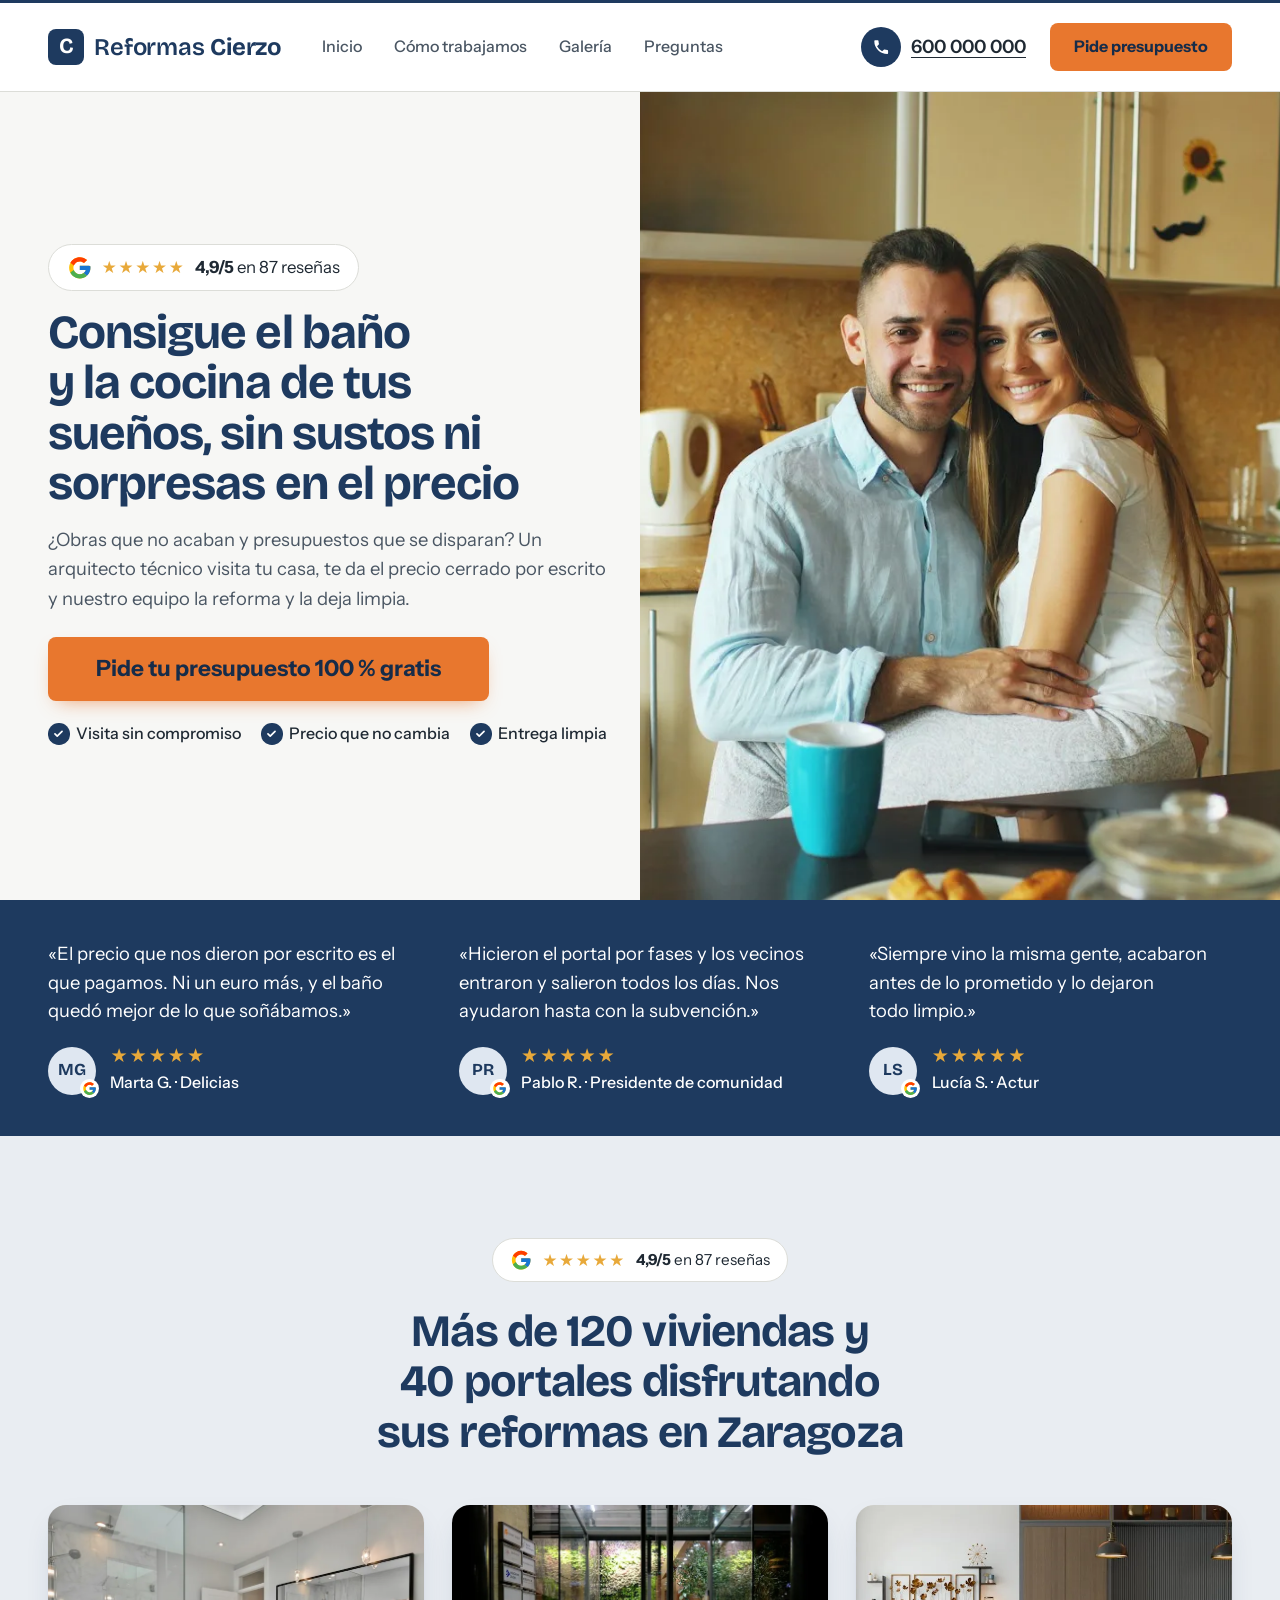
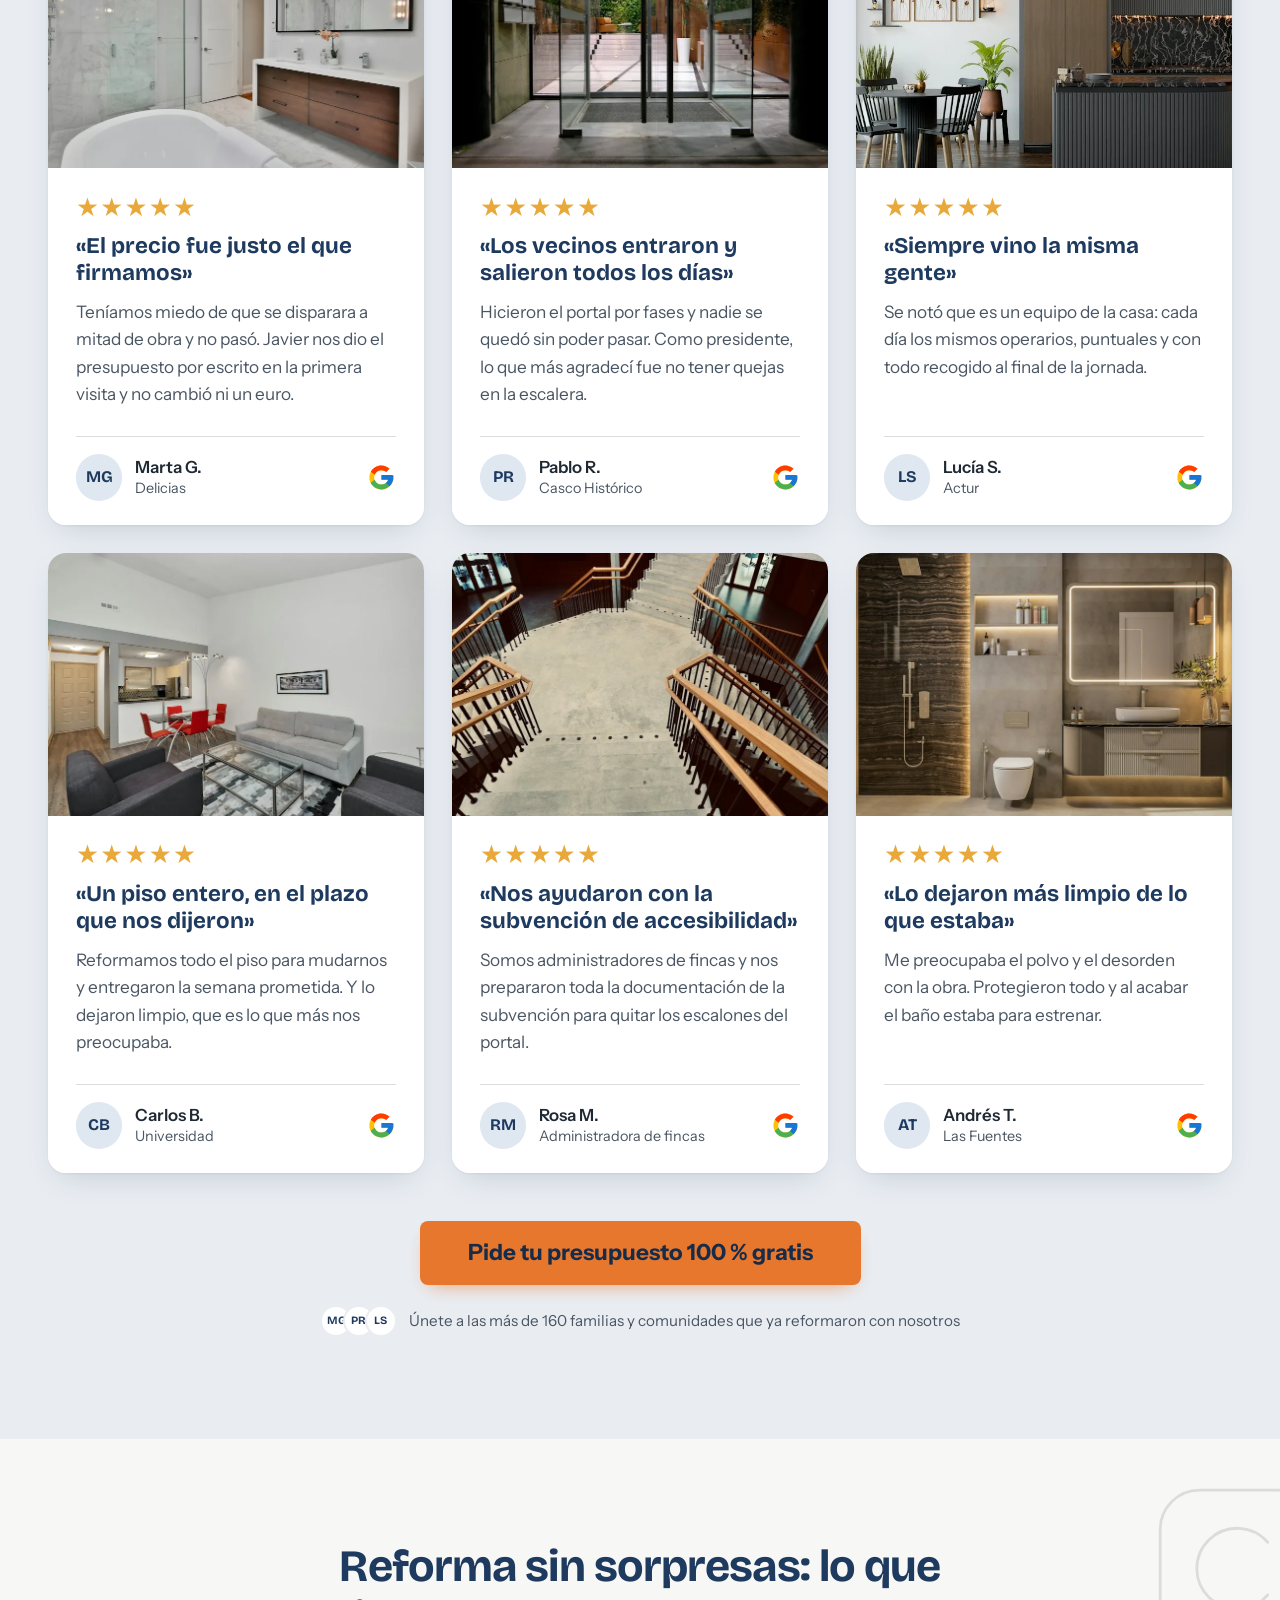
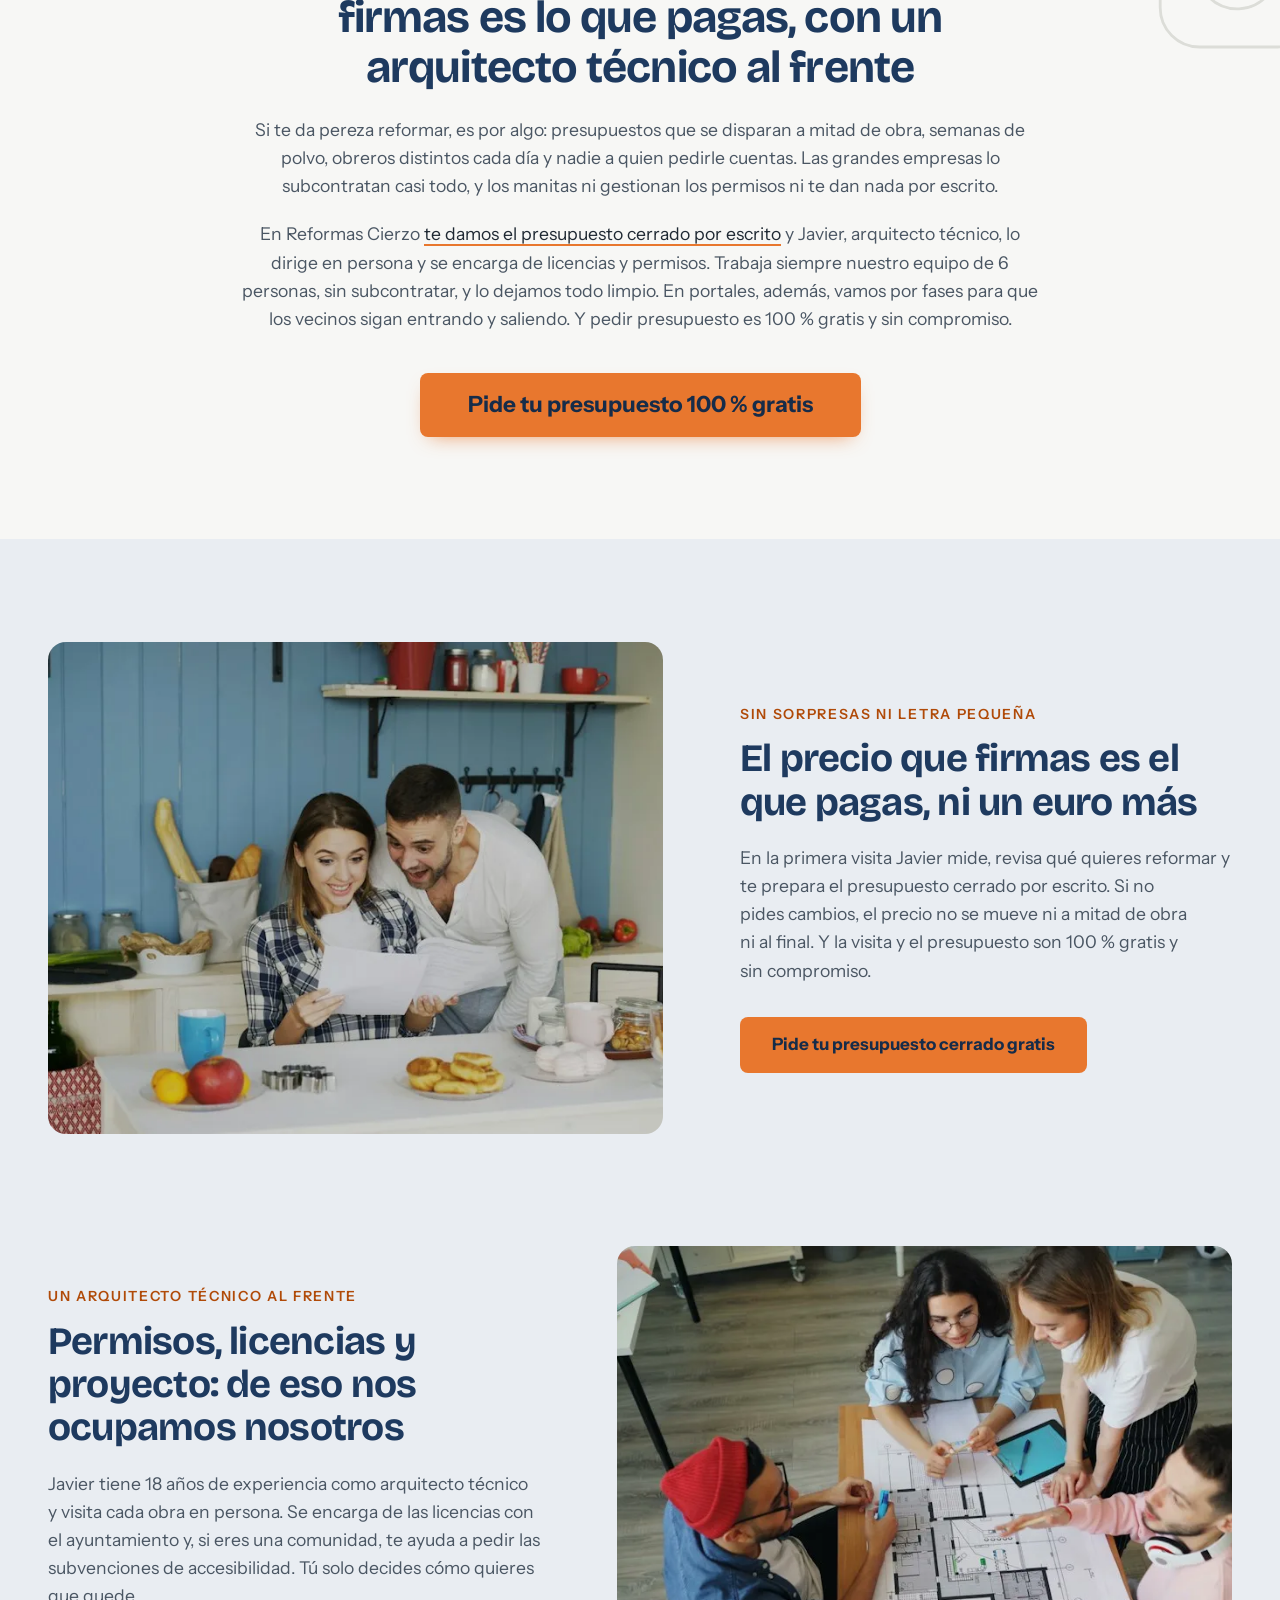
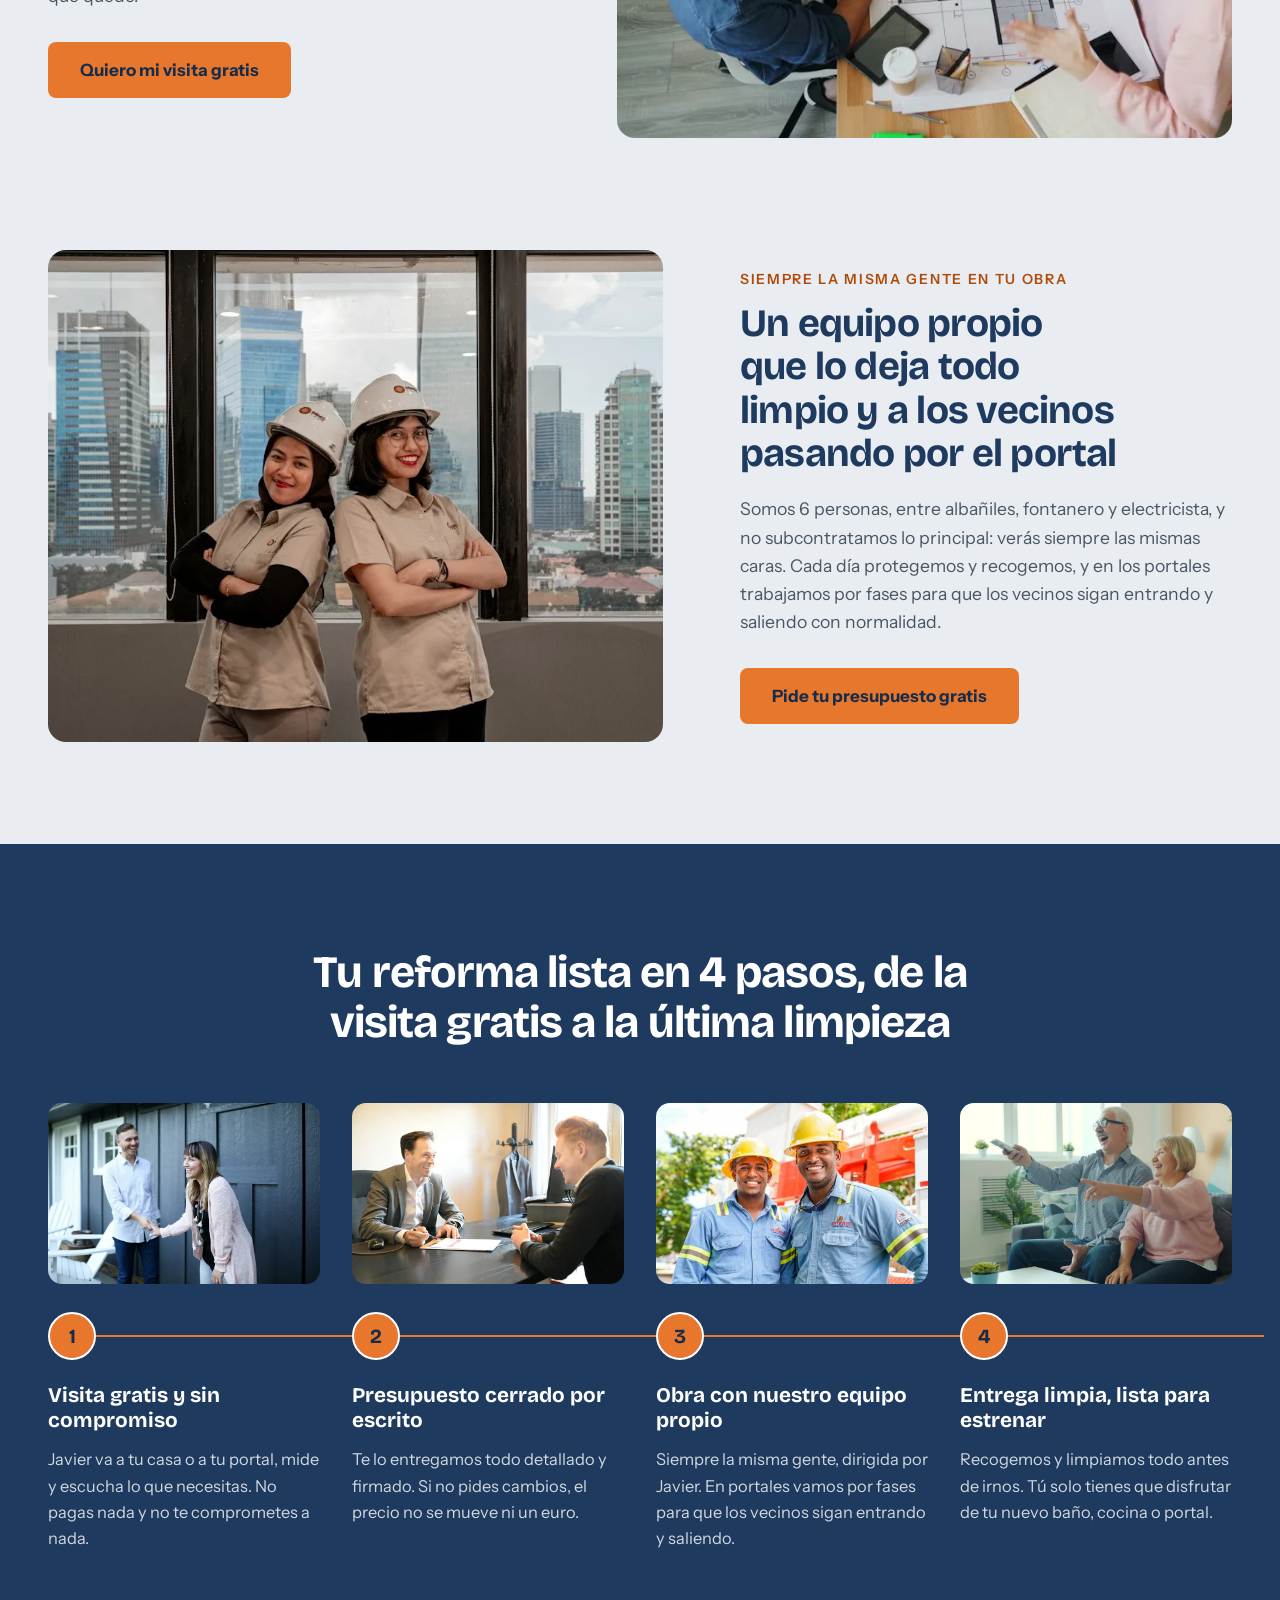
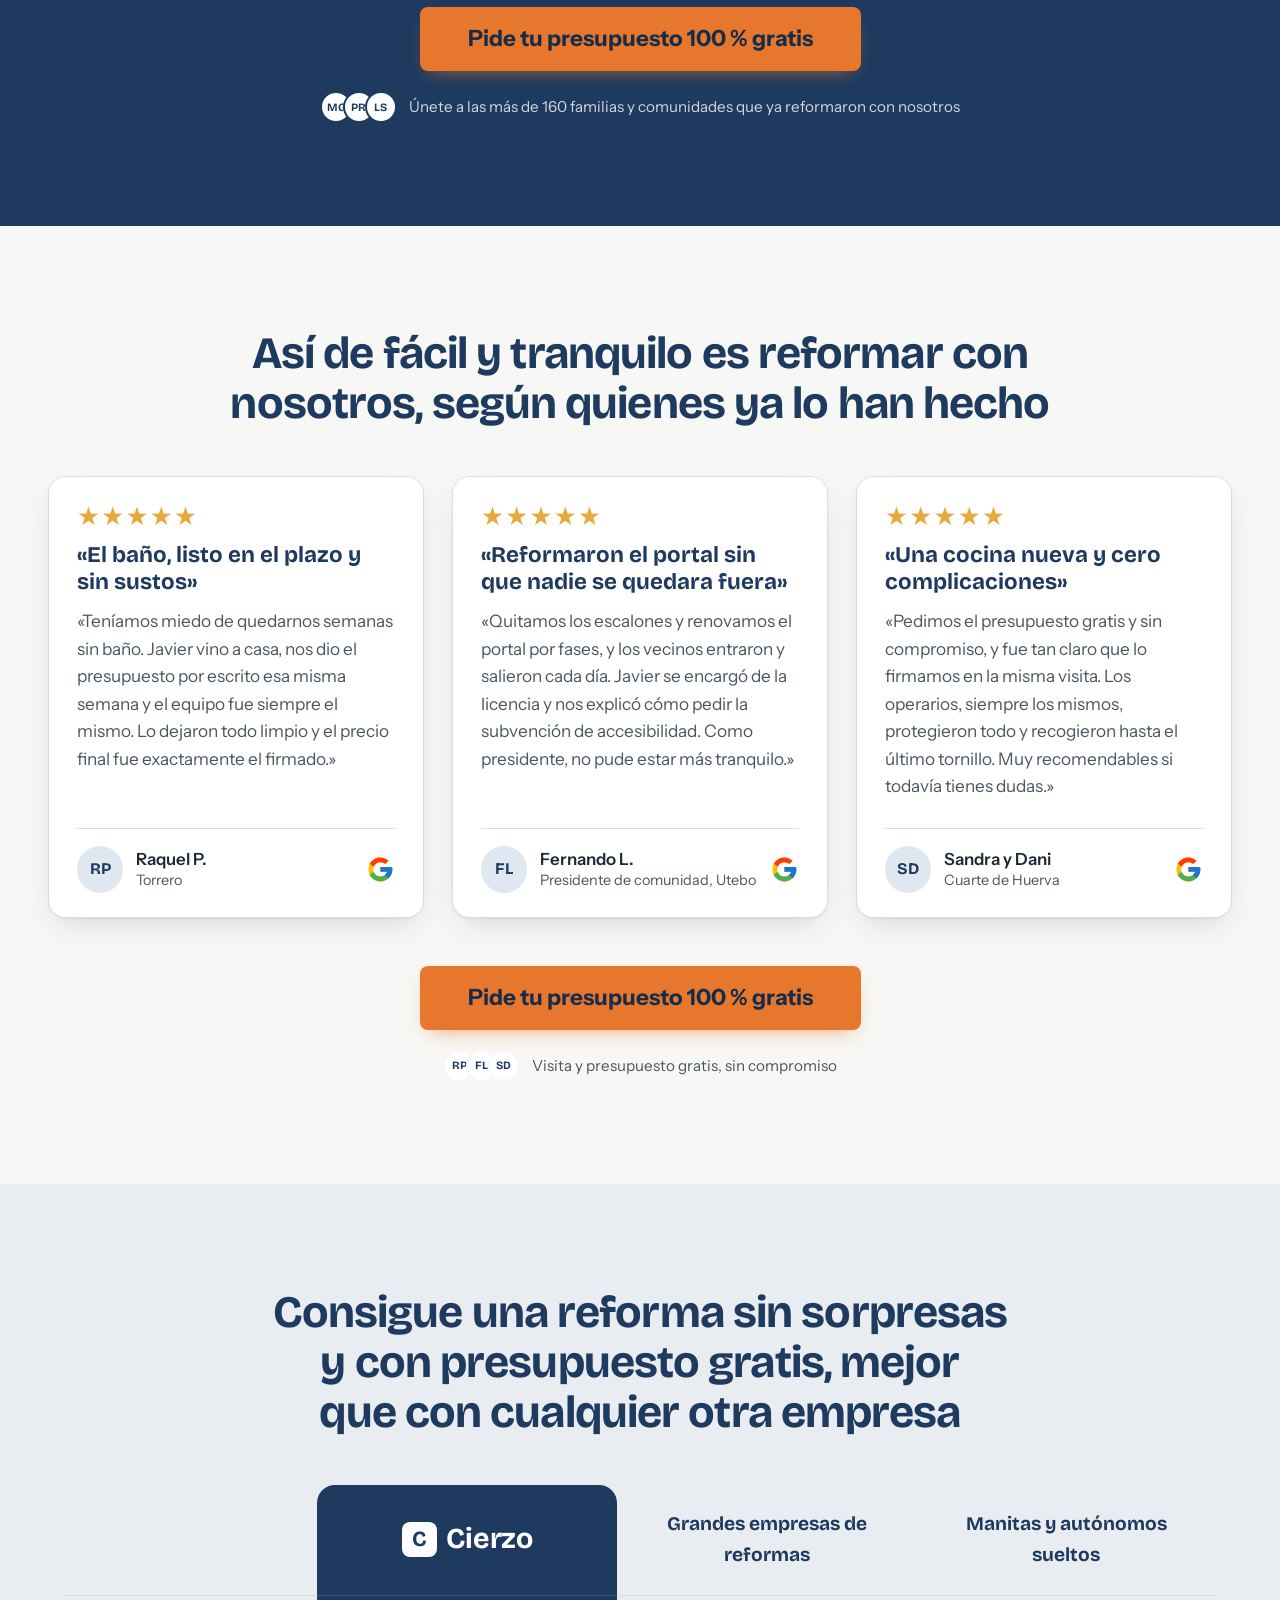
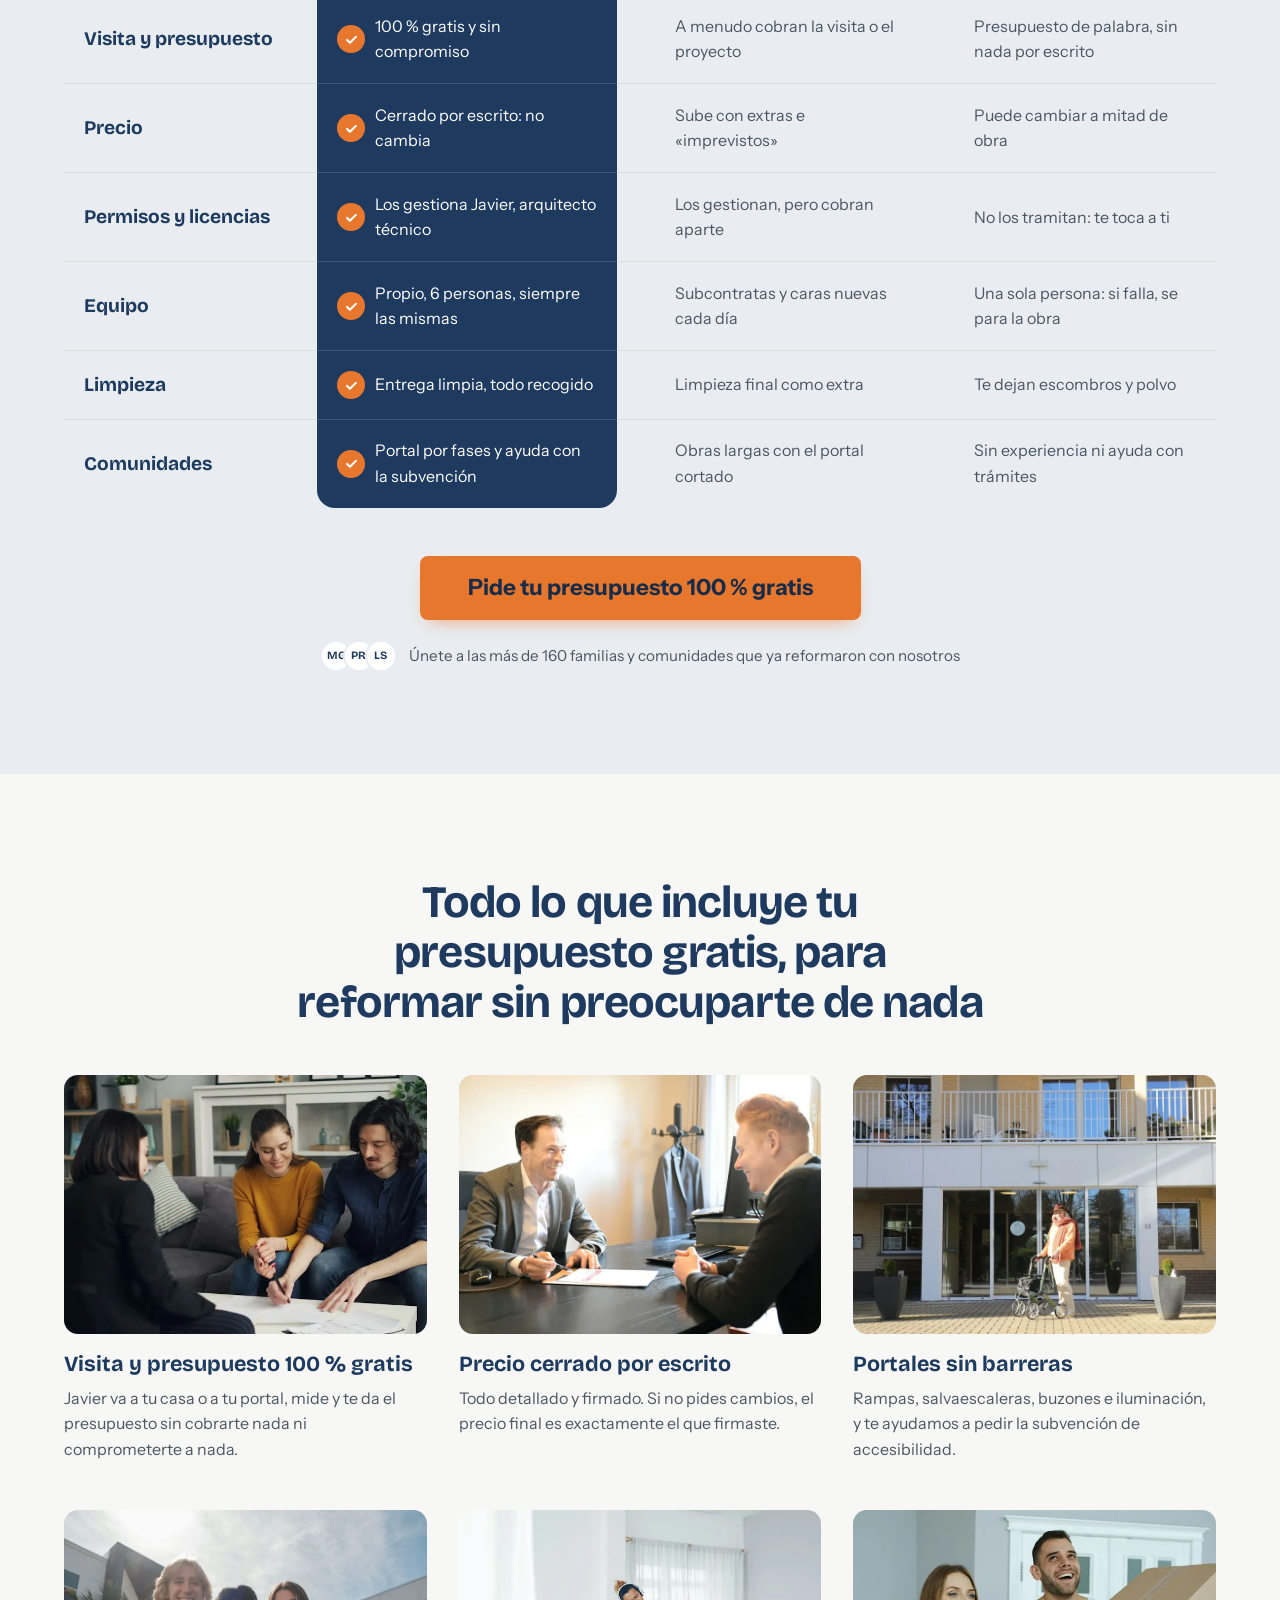
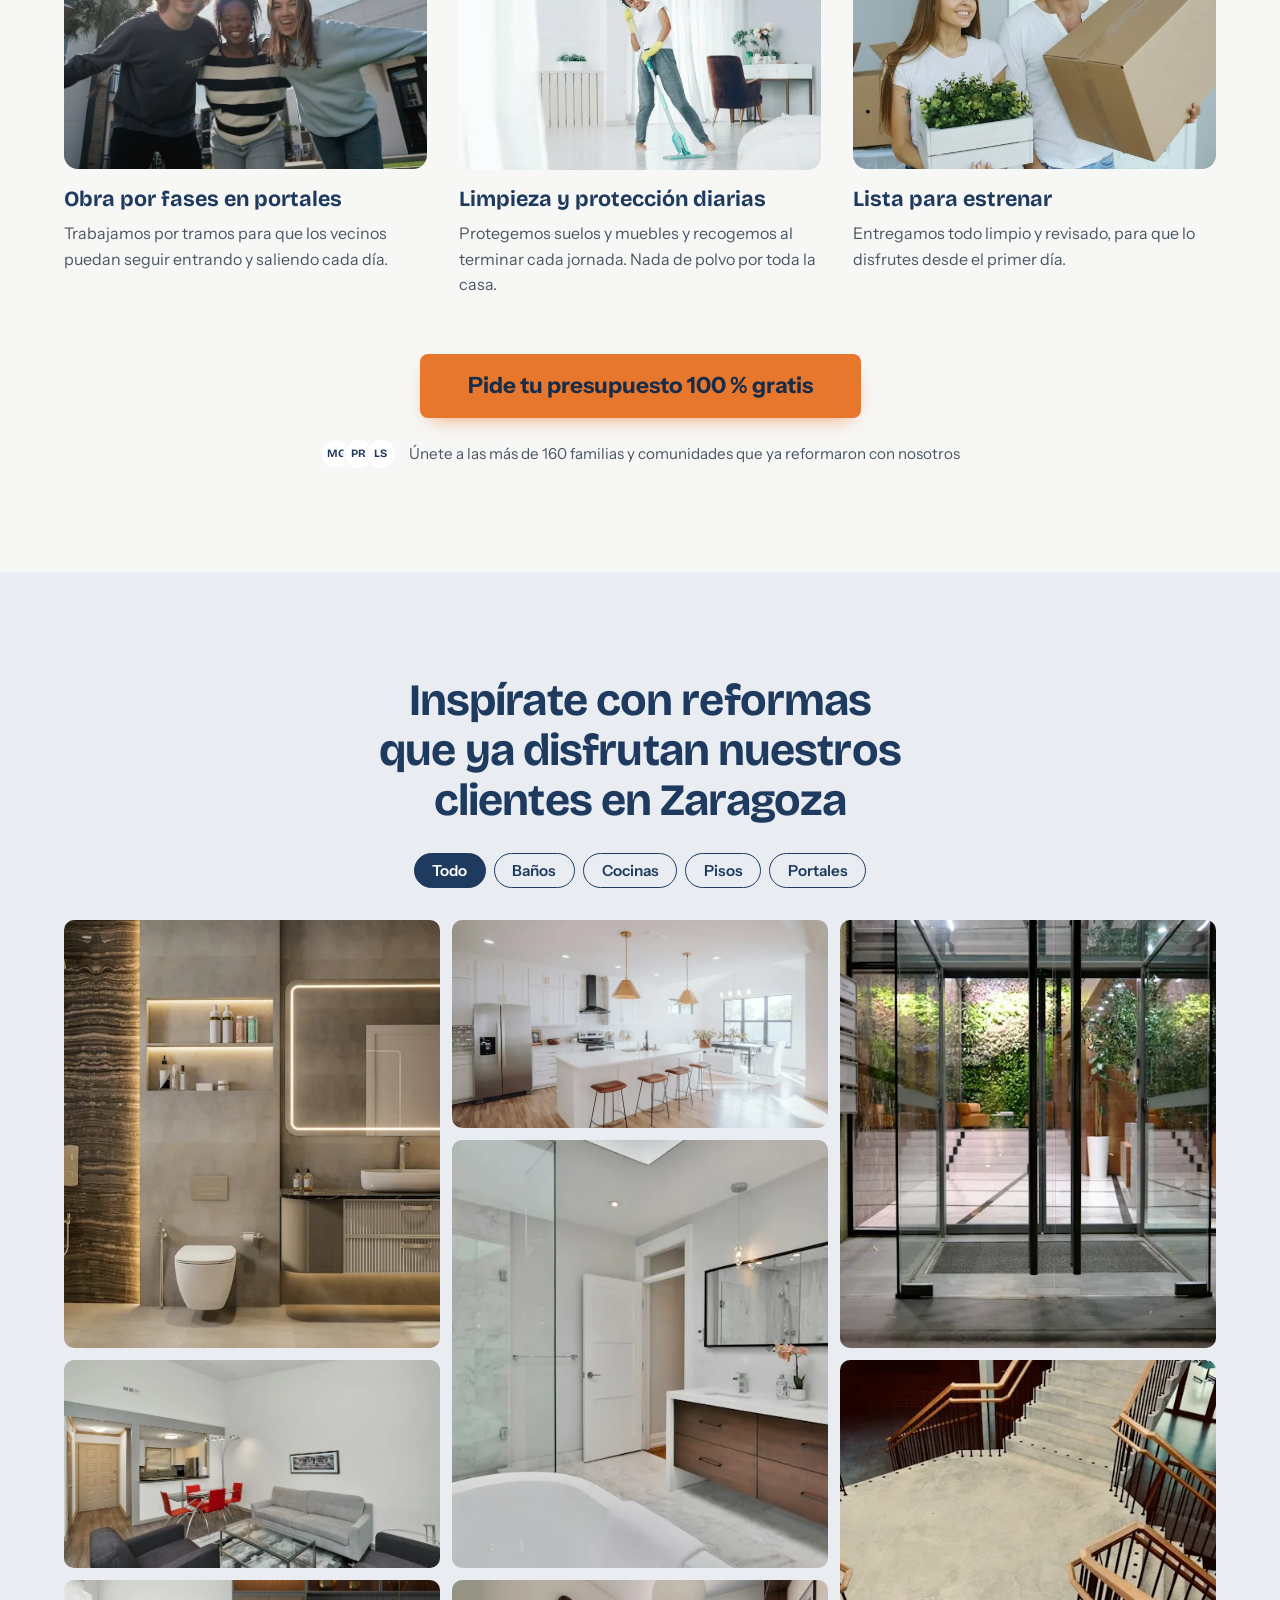
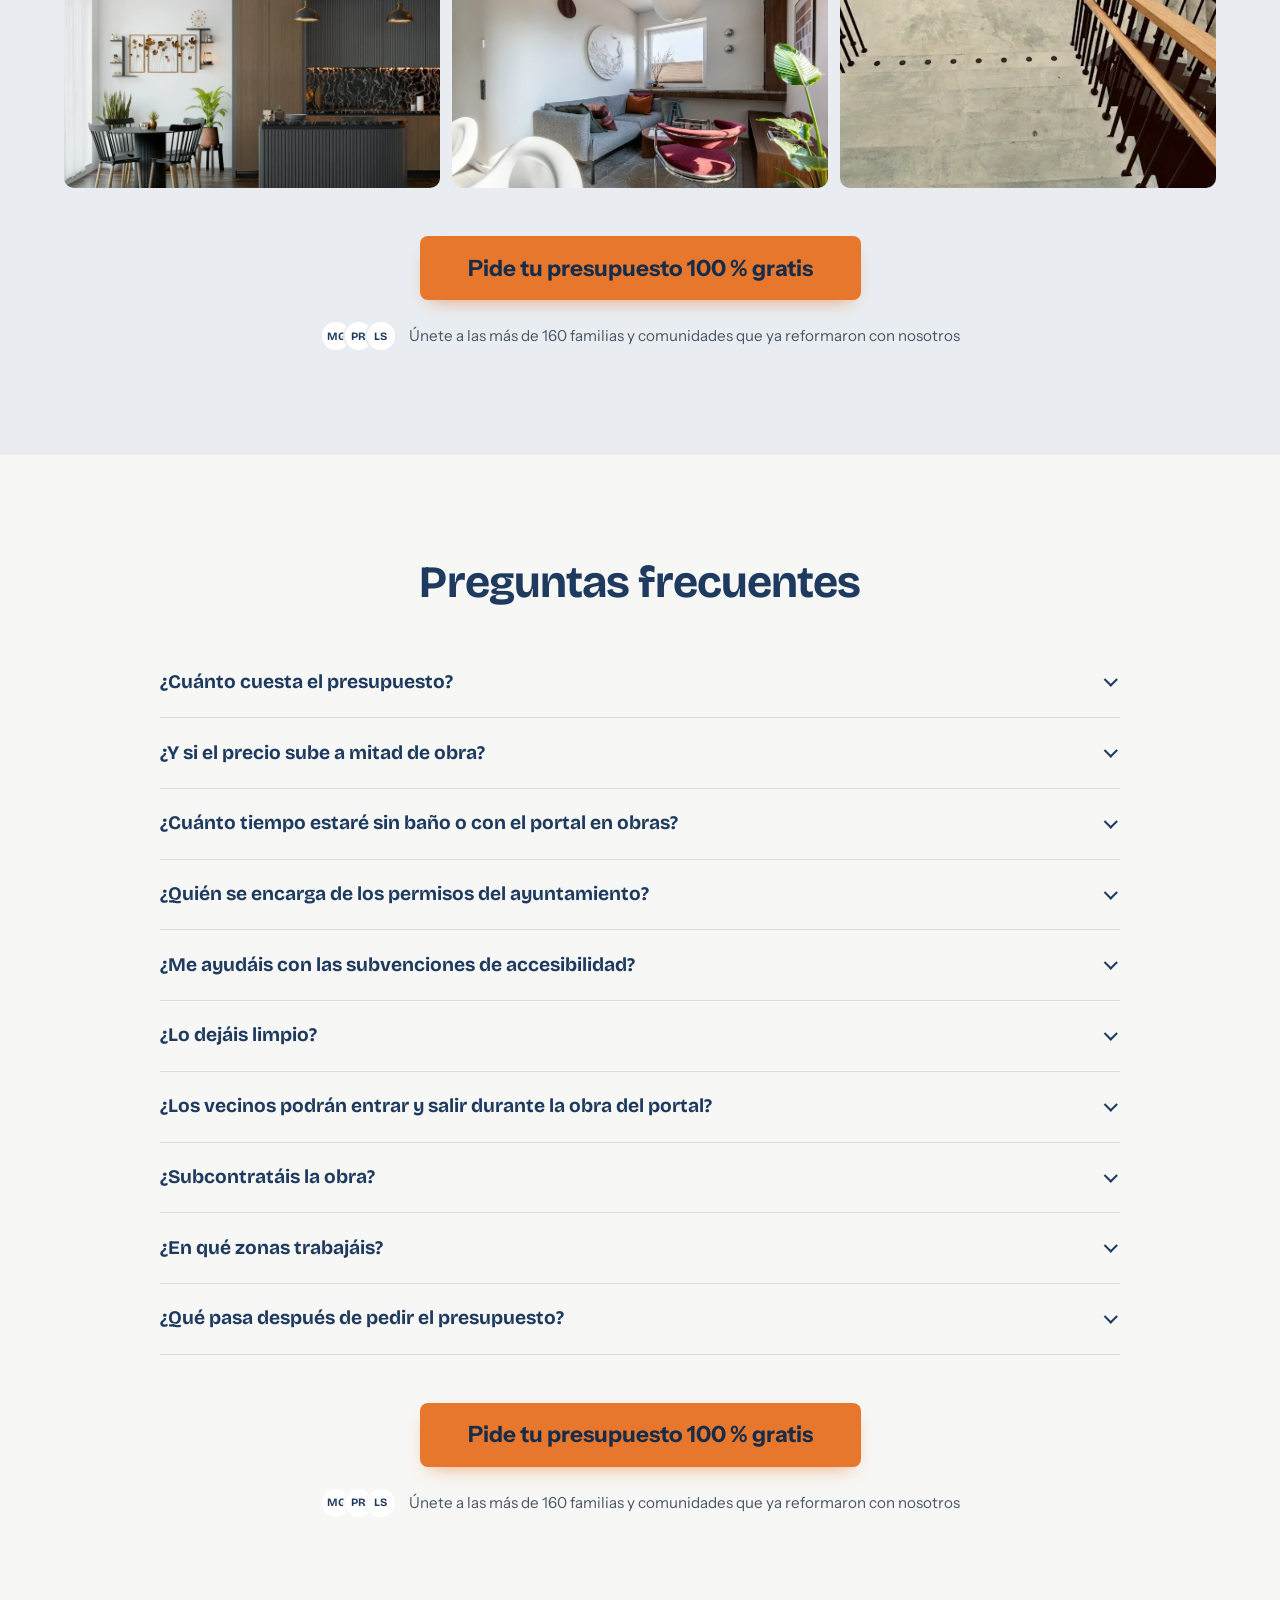
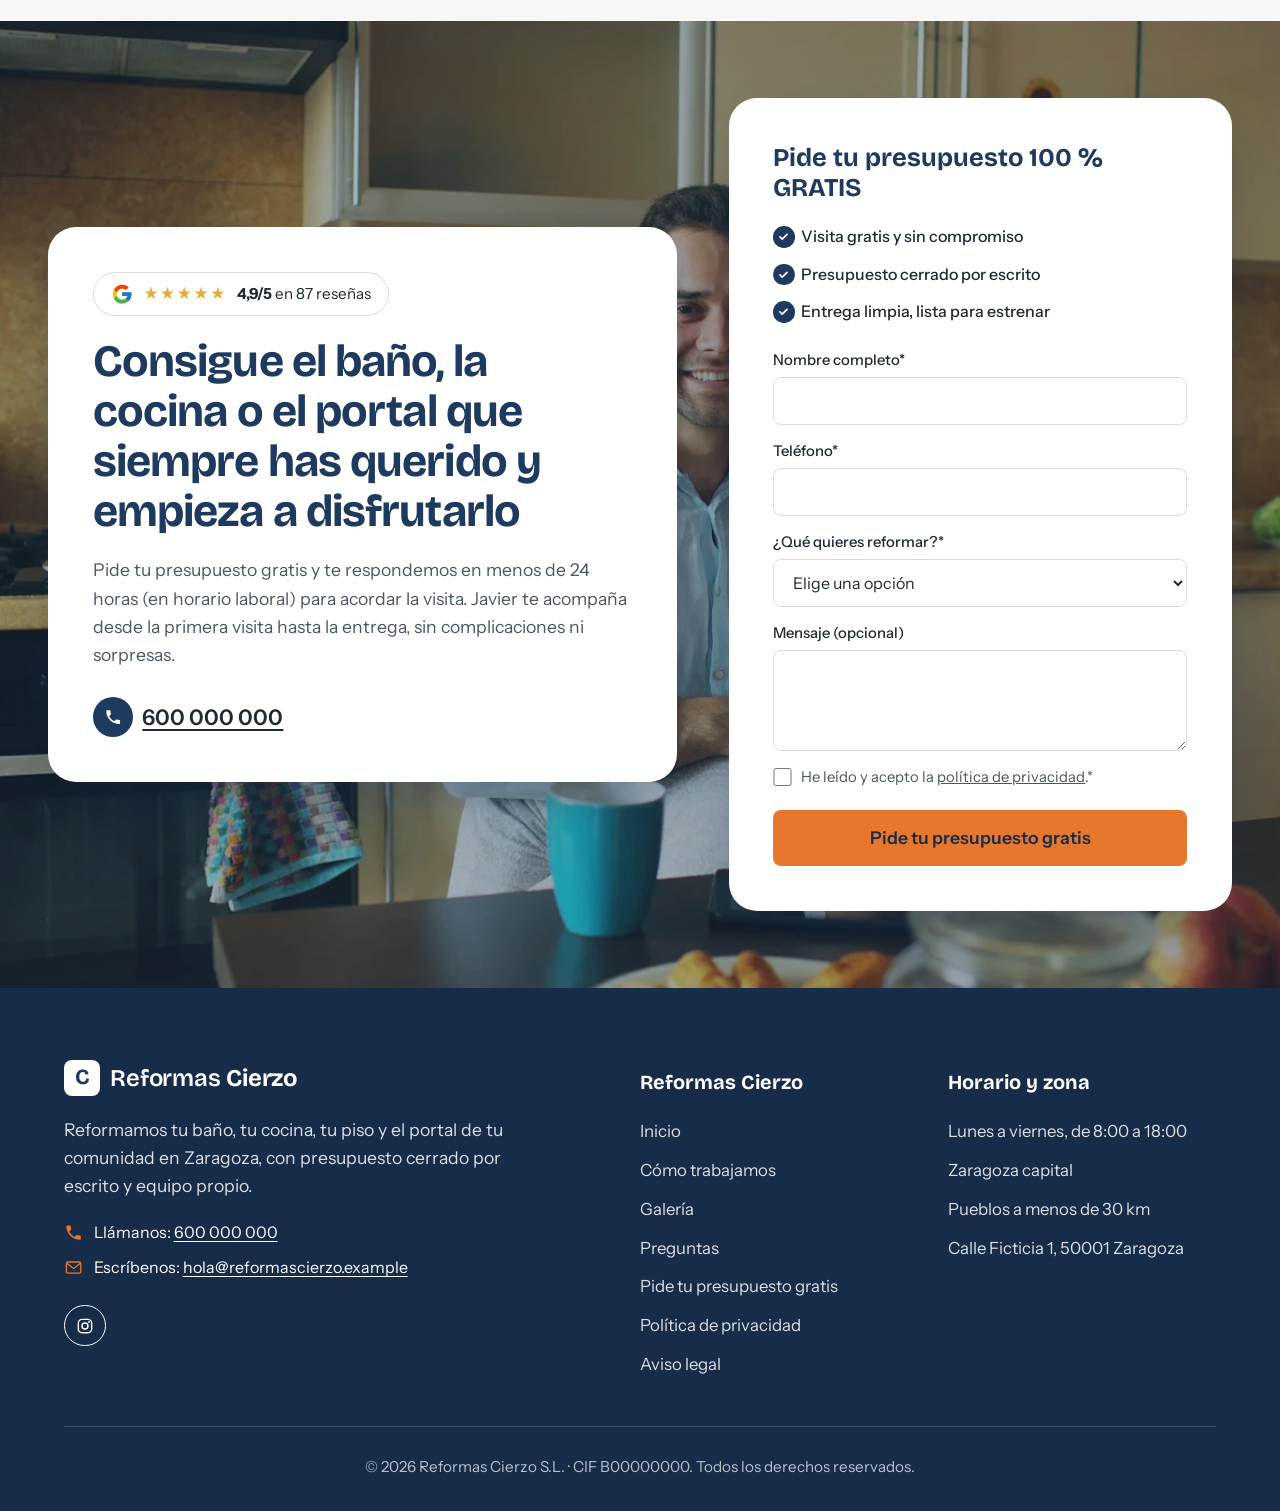
<file: index.html>
<!doctype html>
<html lang="es">
<head>
  <meta charset="utf-8">
  <meta name="viewport" content="width=device-width, initial-scale=1">
  <title>Reformas Cierzo · Reformas en Zaragoza con presupuesto cerrado</title>
  <meta name="description" content="Reformas en Zaragoza de baños, cocinas, pisos y portales de comunidad. Presupuesto cerrado por escrito, dirigido por un arquitecto técnico.">
  <link rel="icon" href="img/favicon.svg" type="image/svg+xml">
  <meta name="theme-color" content="#1e3a5f">
  <meta property="og:type" content="website">
  <meta property="og:locale" content="es_ES">
  <meta property="og:site_name" content="Reformas Cierzo">
  <meta property="og:title" content="Reformas Cierzo · Reformas en Zaragoza con presupuesto cerrado">
  <meta property="og:description" content="Baños, cocinas, pisos y portales de comunidad. Presupuesto cerrado por escrito y 100 % gratis, sin compromiso.">
  <meta property="og:url" content="https://reformas-cierzo.vercel.app/">
  <meta property="og:image" content="https://reformas-cierzo.vercel.app/img/hero-reforma.webp">
  <script type="application/ld+json">
{
  "@context": "https://schema.org",
  "@type": "HomeAndConstructionBusiness",
  "name": "Reformas Cierzo",
  "description": "Reformas en Zaragoza de baños, cocinas, pisos completos y portales de comunidad, con presupuesto cerrado por escrito y equipo propio.",
  "url": "https://reformas-cierzo.vercel.app/",
  "image": "https://reformas-cierzo.vercel.app/img/hero-reforma.webp",
  "telephone": "+34600000000",
  "email": "hola@reformascierzo.example",
  "address": {
    "@type": "PostalAddress",
    "streetAddress": "Calle Ficticia 1",
    "postalCode": "50001",
    "addressLocality": "Zaragoza",
    "addressRegion": "Aragón",
    "addressCountry": "ES"
  },
  "areaServed": "Zaragoza y pueblos a menos de 30 km",
  "openingHoursSpecification": [
    {
      "@type": "OpeningHoursSpecification",
      "dayOfWeek": [
        "Monday",
        "Tuesday",
        "Wednesday",
        "Thursday",
        "Friday"
      ],
      "opens": "08:00",
      "closes": "18:00"
    }
  ],
  "founder": {
    "@type": "Person",
    "name": "Javier Lanuza",
    "jobTitle": "Arquitecto técnico"
  },
  "sameAs": [
    "https://www.instagram.com/reformascierzo"
  ]
}
  </script>
  <link rel="preconnect" href="https://fonts.googleapis.com">
  <link rel="preconnect" href="https://fonts.gstatic.com" crossorigin>
  <link href="https://fonts.googleapis.com/css2?family=Bricolage+Grotesque:opsz,wght@12..96,600;12..96,700&family=Instrument+Sans:wght@400;500;600&display=swap" rel="stylesheet">
  <link rel="preload" as="image" href="img/hero-reforma.webp" imagesrcset="img/hero-reforma-800.webp 800w, img/hero-reforma.webp 1600w" imagesizes="(max-width: 860px) 100vw, 50vw" fetchpriority="high">
  <link rel="stylesheet" href="css/estilos.css">
</head>
<body>
  <svg class="sprite" aria-hidden="true">
    <symbol id="icono-telefono" viewBox="0 0 24 24">
      <path d="M6.6 10.8a15.1 15.1 0 0 0 6.6 6.6l2.2-2.2a1 1 0 0 1 1-.25 11.4 11.4 0 0 0 3.6.57 1 1 0 0 1 1 1V20a1 1 0 0 1-1 1A17 17 0 0 1 3 4a1 1 0 0 1 1-1h3.5a1 1 0 0 1 1 1c0 1.25.2 2.45.57 3.57a1 1 0 0 1-.25 1z" fill="currentColor"/>
    </symbol>
    <symbol id="icono-email" viewBox="0 0 24 24">
      <rect x="3" y="5" width="18" height="14" rx="2" fill="none" stroke="currentColor" stroke-width="1.6"/>
      <path d="m3.5 6.5 8.5 6.5 8.5-6.5" fill="none" stroke="currentColor" stroke-width="1.6" stroke-linejoin="round"/>
    </symbol>
    <symbol id="icono-instagram" viewBox="0 0 24 24">
      <rect x="4" y="4" width="16" height="16" rx="4.5" fill="none" stroke="currentColor" stroke-width="1.7"/>
      <circle cx="12" cy="12" r="3.6" fill="none" stroke="currentColor" stroke-width="1.7"/>
      <circle cx="16.8" cy="7.2" r="1.1" fill="currentColor"/>
    </symbol>
    <symbol id="icono-google" viewBox="0 0 48 48">
      <path fill="#FFC107" d="M43.6 20.5H42V20H24v8h11.3C33.7 32.7 29.2 36 24 36c-6.6 0-12-5.4-12-12s5.4-12 12-12c3.1 0 5.8 1.2 7.9 3.1l5.7-5.7C34 6.1 29.3 4 24 4 13 4 4 13 4 24s9 20 20 20 20-9 20-20c0-1.3-.1-2.4-.4-3.5z"/>
      <path fill="#FF3D00" d="m6.3 14.7 6.6 4.8C14.7 15.1 19 12 24 12c3.1 0 5.8 1.2 7.9 3.1l5.7-5.7C34 6.1 29.3 4 24 4 16.3 4 9.7 8.3 6.3 14.7z"/>
      <path fill="#4CAF50" d="M24 44c5.2 0 9.9-2 13.4-5.2l-6.2-5.2A11.9 11.9 0 0 1 24 36c-5.2 0-9.6-3.3-11.3-8l-6.5 5C9.5 39.6 16.2 44 24 44z"/>
      <path fill="#1976D2" d="M43.6 20.5H42V20H24v8h11.3a12 12 0 0 1-4.1 5.6l6.2 5.2C37 39.2 44 34 44 24c0-1.3-.1-2.4-.4-3.5z"/>
    </symbol>
  </svg>

  <header class="cabecera">
    <div class="cabecera__interior">
      <a class="logo" href="#inicio" aria-label="Reformas Cierzo, inicio">
        <span class="logo__marca" aria-hidden="true">C</span>
        <span class="logo__texto">Reformas <strong>Cierzo</strong></span>
      </a>

      <nav class="menu" aria-label="Principal">
        <a href="#inicio">Inicio</a>
        <a href="#como-trabajamos">Cómo trabajamos</a>
        <a href="#galeria">Galería</a>
        <a href="#preguntas">Preguntas</a>
      </nav>

      <div class="cabecera__acciones">
        <a class="telefono" href="tel:+34600000000">
          <span class="telefono__icono" aria-hidden="true">
            <svg><use href="#icono-telefono"/></svg>
          </span>
          <span class="telefono__numero">600 000 000</span>
        </a>
        <a class="boton boton--compacto" href="#presupuesto"><span class="boton__largo">Pide presupuesto</span><span class="boton__corto">Gratis</span></a>
      </div>
    </div>
  </header>

  <main>
    <section class="hero" id="inicio">
      <div class="hero__texto">
        <p class="valoracion">
          <svg class="valoracion__google" aria-hidden="true"><use href="#icono-google"/></svg>
          <span class="estrellas" aria-hidden="true">★★★★★</span>
          <span><strong>4,9/5</strong> en 87 reseñas</span>
        </p>

        <h1 class="hero__titulo">Consigue el baño y la cocina de tus sueños, sin sustos ni sorpresas en&nbsp;el&nbsp;precio</h1>

        <p class="hero__entradilla">¿Obras que no acaban y presupuestos que se disparan? Un arquitecto técnico visita tu casa, te da el precio cerrado por escrito y nuestro equipo la reforma y la deja limpia.</p>

        <a class="boton boton--grande" href="#presupuesto">Pide tu presupuesto 100&nbsp;% gratis</a>

        <ul class="garantias">
          <li>Visita sin compromiso</li>
          <li>Precio que no cambia</li>
          <li>Entrega limpia</li>
        </ul>
      </div>

      <figure class="hero__imagen">
        <img src="img/hero-reforma.webp" srcset="img/hero-reforma-800.webp 800w, img/hero-reforma.webp 1600w" sizes="(max-width: 860px) 100vw, 50vw" width="1600" height="900" fetchpriority="high" alt="Pareja sonriendo y abrazada en su cocina">
      </figure>
    </section>

    <section class="resenas" aria-label="Opiniones de clientes en Google">
      <ul class="resenas__lista">
        <li class="resena">
          <blockquote class="resena__cita">«El precio que nos dieron por escrito es el que pagamos. Ni un euro más, y el baño quedó mejor de lo que soñábamos.»</blockquote>
          <div class="resena__autor">
            <span class="avatar resena__avatar" aria-hidden="true">MG<svg><use href="#icono-google"/></svg></span>
            <span>
              <span class="estrellas" role="img" aria-label="5 de 5 estrellas">★★★★★</span>
              <span class="resena__nombre">Marta G. · Delicias</span>
            </span>
          </div>
        </li>
        <li class="resena">
          <blockquote class="resena__cita">«Hicieron el portal por fases y los vecinos entraron y salieron todos los días. Nos ayudaron hasta con la subvención.»</blockquote>
          <div class="resena__autor">
            <span class="avatar resena__avatar" aria-hidden="true">PR<svg><use href="#icono-google"/></svg></span>
            <span>
              <span class="estrellas" role="img" aria-label="5 de 5 estrellas">★★★★★</span>
              <span class="resena__nombre">Pablo R. · Presidente de comunidad</span>
            </span>
          </div>
        </li>
        <li class="resena">
          <blockquote class="resena__cita">«Siempre vino la misma gente, acabaron antes de lo prometido y lo dejaron todo limpio.»</blockquote>
          <div class="resena__autor">
            <span class="avatar resena__avatar" aria-hidden="true">LS<svg><use href="#icono-google"/></svg></span>
            <span>
              <span class="estrellas" role="img" aria-label="5 de 5 estrellas">★★★★★</span>
              <span class="resena__nombre">Lucía S. · Actur</span>
            </span>
          </div>
        </li>
      </ul>
    </section>

    <section class="opiniones" id="trabajos">
      <p class="valoracion">
        <svg class="valoracion__google" aria-hidden="true"><use href="#icono-google"/></svg>
        <span class="estrellas" aria-hidden="true">★★★★★</span>
        <span><strong>4,9/5</strong> en 87 reseñas</span>
      </p>
      <h2 class="titulo-seccion opiniones__titulo">Más de 120 viviendas y 40 portales disfrutando sus reformas en Zaragoza</h2>

      <ul class="opiniones__lista">
        <li class="opinion">
          <img class="opinion__foto" src="img/resenas/bano-1.webp" width="800" height="533" loading="lazy" decoding="async" alt="Baño reformado con ducha de cristal, bañera y mueble de lavabo doble">
          <div class="opinion__cuerpo">
            <span class="estrellas" role="img" aria-label="5 de 5 estrellas">★★★★★</span>
            <h3 class="opinion__titulo">«El precio fue justo el que firmamos»</h3>
            <p class="opinion__texto">Teníamos miedo de que se disparara a mitad de obra y no pasó. Javier nos dio el presupuesto por escrito en la primera visita y no cambió ni un euro.</p>
            <footer class="opinion__autor">
              <span class="avatar" aria-hidden="true">MG</span>
              <span class="opinion__nombre">Marta G.<small>Delicias</small></span>
              <svg class="opinion__google" role="img" aria-label="Reseña de Google"><use href="#icono-google"/></svg>
            </footer>
          </div>
        </li>
        <li class="opinion">
          <img class="opinion__foto" src="img/resenas/portal.webp" width="800" height="533" loading="lazy" decoding="async" alt="Entrada de un portal con puertas de cristal y buzones">
          <div class="opinion__cuerpo">
            <span class="estrellas" role="img" aria-label="5 de 5 estrellas">★★★★★</span>
            <h3 class="opinion__titulo">«Los vecinos entraron y salieron todos los días»</h3>
            <p class="opinion__texto">Hicieron el portal por fases y nadie se quedó sin poder pasar. Como presidente, lo que más agradecí fue no tener quejas en la escalera.</p>
            <footer class="opinion__autor">
              <span class="avatar" aria-hidden="true">PR</span>
              <span class="opinion__nombre">Pablo R.<small>Casco Histórico</small></span>
              <svg class="opinion__google" role="img" aria-label="Reseña de Google"><use href="#icono-google"/></svg>
            </footer>
          </div>
        </li>
        <li class="opinion">
          <img class="opinion__foto" src="img/resenas/cocina.webp" width="800" height="450" loading="lazy" decoding="async" alt="Cocina reformada con isla, armarios de madera y salpicadero oscuro">
          <div class="opinion__cuerpo">
            <span class="estrellas" role="img" aria-label="5 de 5 estrellas">★★★★★</span>
            <h3 class="opinion__titulo">«Siempre vino la misma gente»</h3>
            <p class="opinion__texto">Se notó que es un equipo de la casa: cada día los mismos operarios, puntuales y con todo recogido al final de la jornada.</p>
            <footer class="opinion__autor">
              <span class="avatar" aria-hidden="true">LS</span>
              <span class="opinion__nombre">Lucía S.<small>Actur</small></span>
              <svg class="opinion__google" role="img" aria-label="Reseña de Google"><use href="#icono-google"/></svg>
            </footer>
          </div>
        </li>
        <li class="opinion">
          <img class="opinion__foto" src="img/resenas/salon.webp" width="800" height="533" loading="lazy" decoding="async" alt="Salón de un piso reformado con sofá gris y comedor al fondo">
          <div class="opinion__cuerpo">
            <span class="estrellas" role="img" aria-label="5 de 5 estrellas">★★★★★</span>
            <h3 class="opinion__titulo">«Un piso entero, en el plazo que nos dijeron»</h3>
            <p class="opinion__texto">Reformamos todo el piso para mudarnos y entregaron la semana prometida. Y lo dejaron limpio, que es lo que más nos preocupaba.</p>
            <footer class="opinion__autor">
              <span class="avatar" aria-hidden="true">CB</span>
              <span class="opinion__nombre">Carlos B.<small>Universidad</small></span>
              <svg class="opinion__google" role="img" aria-label="Reseña de Google"><use href="#icono-google"/></svg>
            </footer>
          </div>
        </li>
        <li class="opinion">
          <img class="opinion__foto" src="img/resenas/escalera.webp" width="800" height="533" loading="lazy" decoding="async" alt="Escalera de un edificio con barandilla de madera">
          <div class="opinion__cuerpo">
            <span class="estrellas" role="img" aria-label="5 de 5 estrellas">★★★★★</span>
            <h3 class="opinion__titulo">«Nos ayudaron con la subvención de accesibilidad»</h3>
            <p class="opinion__texto">Somos administradores de fincas y nos prepararon toda la documentación de la subvención para quitar los escalones del portal.</p>
            <footer class="opinion__autor">
              <span class="avatar" aria-hidden="true">RM</span>
              <span class="opinion__nombre">Rosa M.<small>Administradora de fincas</small></span>
              <svg class="opinion__google" role="img" aria-label="Reseña de Google"><use href="#icono-google"/></svg>
            </footer>
          </div>
        </li>
        <li class="opinion">
          <img class="opinion__foto" src="img/resenas/bano-2.webp" width="800" height="600" loading="lazy" decoding="async" alt="Baño moderno con ducha de obra, espejo con luz y lavabo sobre encimera">
          <div class="opinion__cuerpo">
            <span class="estrellas" role="img" aria-label="5 de 5 estrellas">★★★★★</span>
            <h3 class="opinion__titulo">«Lo dejaron más limpio de lo que estaba»</h3>
            <p class="opinion__texto">Me preocupaba el polvo y el desorden con la obra. Protegieron todo y al acabar el baño estaba para estrenar.</p>
            <footer class="opinion__autor">
              <span class="avatar" aria-hidden="true">AT</span>
              <span class="opinion__nombre">Andrés T.<small>Las Fuentes</small></span>
              <svg class="opinion__google" role="img" aria-label="Reseña de Google"><use href="#icono-google"/></svg>
            </footer>
          </div>
        </li>
      </ul>

      <a class="boton boton--grande" href="#presupuesto">Pide tu presupuesto 100&nbsp;% gratis</a>

      <p class="prueba-social">
        <span class="pila-avatares" aria-hidden="true">
          <span class="avatar">MG</span><span class="avatar">PR</span><span class="avatar">LS</span>
        </span>
        Únete a las más de 160 familias y comunidades que ya reformaron con nosotros
      </p>
    </section>

    <section class="problema" id="por-que-cierzo">
      <svg class="problema__adorno" viewBox="0 0 32 32" aria-hidden="true">
        <rect x="2" y="2" width="28" height="28" rx="7"/>
        <path d="M21.2 11.3A7.2 7.2 0 1 0 21.2 20.7"/>
      </svg>

      <h2 class="titulo-seccion">Reforma sin sorpresas: lo que firmas es lo que pagas, con un arquitecto técnico al frente</h2>

      <div class="problema__texto">
        <p>Si te da pereza reformar, es por algo: presupuestos que se disparan a mitad de obra, semanas de polvo, obreros distintos cada día y nadie a quien pedirle cuentas. Las grandes empresas lo subcontratan casi todo, y los manitas ni gestionan los permisos ni te dan nada por escrito.</p>
        <p>En Reformas Cierzo <span class="resaltado">te damos el presupuesto cerrado por escrito</span> y Javier, arquitecto técnico, lo dirige en persona y se encarga de licencias y permisos. Trabaja siempre nuestro equipo de 6 personas, sin subcontratar, y lo dejamos todo limpio. En portales, además, vamos por fases para que los vecinos sigan entrando y saliendo. Y pedir presupuesto es 100&nbsp;% gratis y sin compromiso.</p>
      </div>

      <a class="boton boton--grande" href="#presupuesto">Pide tu presupuesto 100&nbsp;% gratis</a>
    </section>

    <div class="ventajas-fondo">
    <section class="ventajas" id="ventajas" aria-label="Por qué elegir Reformas Cierzo">
      <article class="ventaja">
        <img class="ventaja__foto" src="img/ventajas/presupuesto.webp" width="1000" height="563" loading="lazy" decoding="async" alt="Pareja sonriendo mientras lee su presupuesto en la cocina de casa">
        <div class="ventaja__texto">
          <p class="antetitulo">Sin sorpresas ni letra pequeña</p>
          <h2 class="ventaja__titulo">El precio que firmas es el que pagas, ni un euro más</h2>
          <p>En la primera visita Javier mide, revisa qué quieres reformar y te prepara el presupuesto cerrado por escrito. Si no pides cambios, el precio no se mueve ni a mitad de obra ni al final. Y la visita y el presupuesto son 100&nbsp;% gratis y sin compromiso.</p>
          <a class="boton" href="#presupuesto">Pide tu presupuesto cerrado gratis</a>
        </div>
      </article>

      <article class="ventaja">
        <img class="ventaja__foto" src="img/ventajas/arquitecto.webp" width="1000" height="563" loading="lazy" decoding="async" alt="Equipo revisando los planos de una reforma alrededor de una mesa">
        <div class="ventaja__texto">
          <p class="antetitulo">Un arquitecto técnico al frente</p>
          <h2 class="ventaja__titulo">Permisos, licencias y proyecto: de eso nos ocupamos nosotros</h2>
          <p>Javier tiene 18 años de experiencia como arquitecto técnico y visita cada obra en persona. Se encarga de las licencias con el ayuntamiento y, si eres una comunidad, te ayuda a pedir las subvenciones de accesibilidad. Tú solo decides cómo quieres que quede.</p>
          <a class="boton" href="#presupuesto">Quiero mi visita gratis</a>
        </div>
      </article>

      <article class="ventaja">
        <img class="ventaja__foto" src="img/ventajas/equipo-2.webp" width="1000" height="667" loading="lazy" decoding="async" alt="Dos compañeras del equipo sonriendo con casco blanco">
        <div class="ventaja__texto">
          <p class="antetitulo">Siempre la misma gente en tu obra</p>
          <h2 class="ventaja__titulo">Un equipo propio que lo deja todo limpio y a los vecinos pasando por el portal</h2>
          <p>Somos 6 personas, entre albañiles, fontanero y electricista, y no subcontratamos lo principal: verás siempre las mismas caras. Cada día protegemos y recogemos, y en los portales trabajamos por fases para que los vecinos sigan entrando y saliendo con normalidad.</p>
          <a class="boton" href="#presupuesto">Pide tu presupuesto gratis</a>
        </div>
      </article>
    </section>
    </div>

    <section class="proceso" id="como-trabajamos">
      <h2 class="titulo-seccion proceso__titulo">Tu reforma lista en 4 pasos, de la visita gratis a la última limpieza</h2>

      <ol class="proceso__pasos">
        <li class="paso">
          <img class="paso__foto" src="img/pasos/1-visita.webp" width="900" height="600" loading="lazy" decoding="async" alt="Dos personas riendo y dándose la mano en la puerta de una casa">
          <div class="paso__marca" aria-hidden="true"><span class="paso__numero">1</span></div>
          <h3 class="paso__titulo">Visita gratis y sin compromiso</h3>
          <p class="paso__texto">Javier va a tu casa o a tu portal, mide y escucha lo que necesitas. No pagas nada y no te comprometes a nada.</p>
        </li>
        <li class="paso">
          <img class="paso__foto" src="img/pasos/2-presupuesto.webp" width="900" height="600" loading="lazy" decoding="async" alt="Dos hombres sonriendo mientras firman un presupuesto en una mesa">
          <div class="paso__marca" aria-hidden="true"><span class="paso__numero">2</span></div>
          <h3 class="paso__titulo">Presupuesto cerrado por escrito</h3>
          <p class="paso__texto">Te lo entregamos todo detallado y firmado. Si no pides cambios, el precio no se mueve ni un euro.</p>
        </li>
        <li class="paso">
          <img class="paso__foto" src="img/pasos/3-obra.webp" width="900" height="600" loading="lazy" decoding="async" alt="Dos operarios sonriendo con casco en la obra">
          <div class="paso__marca" aria-hidden="true"><span class="paso__numero">3</span></div>
          <h3 class="paso__titulo">Obra con nuestro equipo propio</h3>
          <p class="paso__texto">Siempre la misma gente, dirigida por Javier. En portales vamos por fases para que los vecinos sigan entrando y saliendo.</p>
        </li>
        <li class="paso">
          <img class="paso__foto" src="img/pasos/4-entrega.webp" width="900" height="506" loading="lazy" decoding="async" alt="Pareja mayor riendo en el salón de su casa">
          <div class="paso__marca" aria-hidden="true"><span class="paso__numero">4</span></div>
          <h3 class="paso__titulo">Entrega limpia, lista para estrenar</h3>
          <p class="paso__texto">Recogemos y limpiamos todo antes de irnos. Tú solo tienes que disfrutar de tu nuevo baño, cocina o portal.</p>
        </li>
      </ol>

      <a class="boton boton--grande" href="#presupuesto">Pide tu presupuesto 100&nbsp;% gratis</a>

      <p class="prueba-social">
        <span class="pila-avatares" aria-hidden="true">
          <span class="avatar">MG</span><span class="avatar">PR</span><span class="avatar">LS</span>
        </span>
        Únete a las más de 160 familias y comunidades que ya reformaron con nosotros
      </p>
    </section>

    <section class="opiniones opiniones--texto" id="testimonios">
      <h2 class="titulo-seccion opiniones__titulo">Así de fácil y tranquilo es reformar con nosotros, según quienes ya lo han hecho</h2>

      <ul class="opiniones__lista">
        <li class="opinion">
          <div class="opinion__cuerpo">
            <span class="estrellas" role="img" aria-label="5 de 5 estrellas">★★★★★</span>
            <h3 class="opinion__titulo">«El baño, listo en el plazo y sin sustos»</h3>
            <p class="opinion__texto">«Teníamos miedo de quedarnos semanas sin baño. Javier vino a casa, nos dio el presupuesto por escrito esa misma semana y el equipo fue siempre el mismo. Lo dejaron todo limpio y el precio final fue exactamente el firmado.»</p>
            <footer class="opinion__autor">
              <span class="avatar" aria-hidden="true">RP</span>
              <span class="opinion__nombre">Raquel P.<small>Torrero</small></span>
              <svg class="opinion__google" role="img" aria-label="Reseña de Google"><use href="#icono-google"/></svg>
            </footer>
          </div>
        </li>
        <li class="opinion">
          <div class="opinion__cuerpo">
            <span class="estrellas" role="img" aria-label="5 de 5 estrellas">★★★★★</span>
            <h3 class="opinion__titulo">«Reformaron el portal sin que nadie se quedara fuera»</h3>
            <p class="opinion__texto">«Quitamos los escalones y renovamos el portal por fases, y los vecinos entraron y salieron cada día. Javier se encargó de la licencia y nos explicó cómo pedir la subvención de accesibilidad. Como presidente, no pude estar más tranquilo.»</p>
            <footer class="opinion__autor">
              <span class="avatar" aria-hidden="true">FL</span>
              <span class="opinion__nombre">Fernando L.<small>Presidente de comunidad, Utebo</small></span>
              <svg class="opinion__google" role="img" aria-label="Reseña de Google"><use href="#icono-google"/></svg>
            </footer>
          </div>
        </li>
        <li class="opinion">
          <div class="opinion__cuerpo">
            <span class="estrellas" role="img" aria-label="5 de 5 estrellas">★★★★★</span>
            <h3 class="opinion__titulo">«Una cocina nueva y cero complicaciones»</h3>
            <p class="opinion__texto">«Pedimos el presupuesto gratis y sin compromiso, y fue tan claro que lo firmamos en la misma visita. Los operarios, siempre los mismos, protegieron todo y recogieron hasta el último tornillo. Muy recomendables si todavía tienes dudas.»</p>
            <footer class="opinion__autor">
              <span class="avatar" aria-hidden="true">SD</span>
              <span class="opinion__nombre">Sandra y Dani<small>Cuarte de Huerva</small></span>
              <svg class="opinion__google" role="img" aria-label="Reseña de Google"><use href="#icono-google"/></svg>
            </footer>
          </div>
        </li>
      </ul>

      <a class="boton boton--grande" href="#presupuesto">Pide tu presupuesto 100&nbsp;% gratis</a>

      <p class="prueba-social">
        <span class="pila-avatares" aria-hidden="true">
          <span class="avatar">RP</span><span class="avatar">FL</span><span class="avatar">SD</span>
        </span>
        Visita y presupuesto gratis, sin compromiso
      </p>
    </section>

    <section class="comparativa" id="comparativa">
      <h2 class="titulo-seccion comparativa__titulo">Consigue una reforma sin sorpresas y con presupuesto gratis, mejor que con cualquier otra empresa</h2>

      <div class="tabla-contenedor">
        <table class="tabla">
          <caption class="sr-only">Comparativa entre Reformas Cierzo, las grandes empresas de reformas y los manitas o autónomos sueltos</caption>
          <thead>
            <tr>
              <td class="tabla__esquina"></td>
              <th scope="col" class="tabla__cierzo">
                <span class="tabla__logo">
                  <span class="tabla__marca" aria-hidden="true">C</span>
                  Cierzo
                </span>
              </th>
              <th scope="col">Grandes empresas de reformas</th>
              <th scope="col">Manitas y autónomos sueltos</th>
            </tr>
          </thead>
          <tbody>
            <tr>
              <th scope="row">Visita y presupuesto</th>
              <td class="tabla__cierzo si">100&nbsp;% gratis y sin compromiso</td>
              <td class="no">A menudo cobran la visita o el proyecto</td>
              <td class="no">Presupuesto de palabra, sin nada por escrito</td>
            </tr>
            <tr>
              <th scope="row">Precio</th>
              <td class="tabla__cierzo si">Cerrado por escrito: no cambia</td>
              <td class="no">Sube con extras e «imprevistos»</td>
              <td class="no">Puede cambiar a mitad de obra</td>
            </tr>
            <tr>
              <th scope="row">Permisos y licencias</th>
              <td class="tabla__cierzo si">Los gestiona Javier, arquitecto técnico</td>
              <td class="no">Los gestionan, pero cobran aparte</td>
              <td class="no">No los tramitan: te toca a ti</td>
            </tr>
            <tr>
              <th scope="row">Equipo</th>
              <td class="tabla__cierzo si">Propio, 6 personas, siempre las mismas</td>
              <td class="no">Subcontratas y caras nuevas cada día</td>
              <td class="no">Una sola persona: si falla, se para la obra</td>
            </tr>
            <tr>
              <th scope="row">Limpieza</th>
              <td class="tabla__cierzo si">Entrega limpia, todo recogido</td>
              <td class="no">Limpieza final como extra</td>
              <td class="no">Te dejan escombros y polvo</td>
            </tr>
            <tr>
              <th scope="row">Comunidades</th>
              <td class="tabla__cierzo si">Portal por fases y ayuda con la subvención</td>
              <td class="no">Obras largas con el portal cortado</td>
              <td class="no">Sin experiencia ni ayuda con trámites</td>
            </tr>
          </tbody>
        </table>
      </div>

      <a class="boton boton--grande" href="#presupuesto">Pide tu presupuesto 100&nbsp;% gratis</a>

      <p class="prueba-social">
        <span class="pila-avatares" aria-hidden="true">
          <span class="avatar">MG</span><span class="avatar">PR</span><span class="avatar">LS</span>
        </span>
        Únete a las más de 160 familias y comunidades que ya reformaron con nosotros
      </p>
    </section>

    <section class="extras" id="extras">
      <h2 class="titulo-seccion extras__titulo">Todo lo que incluye tu presupuesto gratis, para reformar sin preocuparte de nada</h2>

      <ul class="extras__lista">
        <li>
          <img class="extra__foto" src="img/extras/visita-gratis.webp" width="800" height="450" loading="lazy" decoding="async" alt="Pareja sonriendo durante una visita en su salón mientras repasa un presupuesto">
          <h3 class="extra__titulo">Visita y presupuesto 100&nbsp;% gratis</h3>
          <p class="extra__texto">Javier va a tu casa o a tu portal, mide y te da el presupuesto sin cobrarte nada ni comprometerte a nada.</p>
        </li>
        <li>
          <img class="extra__foto" src="img/pasos/2-presupuesto.webp" width="900" height="600" loading="lazy" decoding="async" alt="Dos hombres sonriendo mientras firman un presupuesto en una mesa">
          <h3 class="extra__titulo">Precio cerrado por escrito</h3>
          <p class="extra__texto">Todo detallado y firmado. Si no pides cambios, el precio final es exactamente el que firmaste.</p>
        </li>
        <li>
          <img class="extra__foto" src="img/extras/accesibilidad.webp" width="800" height="533" loading="lazy" decoding="async" alt="Mujer mayor sonriendo con andador a la entrada de un portal">
          <h3 class="extra__titulo">Portales sin barreras</h3>
          <p class="extra__texto">Rampas, salvaescaleras, buzones e iluminación, y te ayudamos a pedir la subvención de accesibilidad.</p>
        </li>
        <li>
          <img class="extra__foto" src="img/extras/portal-fases.webp" width="800" height="533" loading="lazy" decoding="async" alt="Tres vecinos riendo juntos delante de su edificio">
          <h3 class="extra__titulo">Obra por fases en portales</h3>
          <p class="extra__texto">Trabajamos por tramos para que los vecinos puedan seguir entrando y saliendo cada día.</p>
        </li>
        <li>
          <img class="extra__foto" src="img/extras/limpieza.webp" width="800" height="450" loading="lazy" decoding="async" alt="Mujer sonriendo mientras limpia el suelo de una habitación luminosa">
          <h3 class="extra__titulo">Limpieza y protección diarias</h3>
          <p class="extra__texto">Protegemos suelos y muebles y recogemos al terminar cada jornada. Nada de polvo por toda la casa.</p>
        </li>
        <li>
          <img class="extra__foto" src="img/extras/estreno.webp" width="800" height="450" loading="lazy" decoding="async" alt="Pareja riendo con cajas de mudanza en su casa nueva">
          <h3 class="extra__titulo">Lista para estrenar</h3>
          <p class="extra__texto">Entregamos todo limpio y revisado, para que lo disfrutes desde el primer día.</p>
        </li>
      </ul>

      <a class="boton boton--grande" href="#presupuesto">Pide tu presupuesto 100&nbsp;% gratis</a>

      <p class="prueba-social">
        <span class="pila-avatares" aria-hidden="true">
          <span class="avatar">MG</span><span class="avatar">PR</span><span class="avatar">LS</span>
        </span>
        Únete a las más de 160 familias y comunidades que ya reformaron con nosotros
      </p>
    </section>

    <section class="galeria" id="galeria">
      <h2 class="titulo-seccion galeria__titulo">Inspírate con reformas que ya disfrutan nuestros clientes en Zaragoza</h2>

      <div class="galeria__filtros" role="group" aria-label="Filtrar por tipo de reforma">
        <button class="galeria__filtro" type="button" data-categoria="todo" aria-pressed="true">Todo</button>
        <button class="galeria__filtro" type="button" data-categoria="banos" aria-pressed="false">Baños</button>
        <button class="galeria__filtro" type="button" data-categoria="cocinas" aria-pressed="false">Cocinas</button>
        <button class="galeria__filtro" type="button" data-categoria="pisos" aria-pressed="false">Pisos</button>
        <button class="galeria__filtro" type="button" data-categoria="portales" aria-pressed="false">Portales</button>
      </div>

      <ul class="galeria__mosaico">
        <li data-categoria="banos"><img src="img/resenas/bano-2.webp" width="800" height="600" loading="lazy" decoding="async" alt="Baño moderno con ducha de obra, espejo con luz y lavabo sobre encimera"></li>
        <li data-categoria="cocinas"><img src="img/galeria/cocina-abierta.webp" width="800" height="533" loading="lazy" decoding="async" alt="Cocina abierta con isla blanca, taburetes y lámparas colgantes"></li>
        <li data-categoria="portales"><img src="img/resenas/portal.webp" width="800" height="533" loading="lazy" decoding="async" alt="Entrada de un portal con puertas de cristal y buzones"></li>
        <li data-categoria="pisos"><img src="img/resenas/salon.webp" width="800" height="533" loading="lazy" decoding="async" alt="Salón de un piso reformado con sofá gris y comedor al fondo"></li>
        <li data-categoria="banos"><img src="img/resenas/bano-1.webp" width="800" height="533" loading="lazy" decoding="async" alt="Baño reformado con ducha de cristal, bañera y mueble de lavabo doble"></li>
        <li data-categoria="portales"><img src="img/resenas/escalera.webp" width="800" height="533" loading="lazy" decoding="async" alt="Escalera de un edificio con barandilla de madera"></li>
        <li data-categoria="cocinas"><img src="img/resenas/cocina.webp" width="800" height="450" loading="lazy" decoding="async" alt="Cocina reformada con isla, armarios de madera y salpicadero oscuro"></li>
        <li data-categoria="pisos"><img src="img/galeria/salon-acogedor.webp" width="800" height="533" loading="lazy" decoding="async" alt="Salón luminoso con sofá gris, sillón rosa y ventana"></li>
      </ul>

      <a class="boton boton--grande" href="#presupuesto">Pide tu presupuesto 100&nbsp;% gratis</a>

      <p class="prueba-social">
        <span class="pila-avatares" aria-hidden="true">
          <span class="avatar">MG</span><span class="avatar">PR</span><span class="avatar">LS</span>
        </span>
        Únete a las más de 160 familias y comunidades que ya reformaron con nosotros
      </p>
    </section>

    <section class="faq" id="preguntas">
      <h2 class="titulo-seccion faq__titulo">Preguntas frecuentes</h2>

      <div class="faq__lista">
        <details class="pregunta">
          <summary>¿Cuánto cuesta el presupuesto?</summary>
          <p>Nada. La visita y el presupuesto son 100&nbsp;% gratis y sin compromiso: Javier va a tu casa o a tu portal, mide, escucha lo que quieres y te da el precio por escrito. Si no te encaja, no pasa nada.</p>
        </details>
        <details class="pregunta">
          <summary>¿Y si el precio sube a mitad de obra?</summary>
          <p>No sube. Te damos un presupuesto cerrado por escrito y el precio solo cambia si tú pides cambios en la obra. Nada de «imprevistos» a última hora.</p>
        </details>
        <details class="pregunta">
          <summary>¿Cuánto tiempo estaré sin baño o con el portal en obras?</summary>
          <p>Depende de la reforma, y te lo decimos por escrito antes de empezar. Como referencia, un baño completo suele llevar unas dos semanas. En los portales trabajamos por fases para que el acceso nunca quede cortado.</p>
        </details>
        <details class="pregunta">
          <summary>¿Quién se encarga de los permisos del ayuntamiento?</summary>
          <p>Nosotros. Javier es arquitecto técnico y se ocupa de la licencia y del proyecto si hacen falta, para que tú no tengas que hacer ningún trámite.</p>
        </details>
        <details class="pregunta">
          <summary>¿Me ayudáis con las subvenciones de accesibilidad?</summary>
          <p>Sí. Si eres una comunidad de vecinos y quieres quitar escalones o poner una rampa, te ayudamos a preparar la documentación para pedir las subvenciones de accesibilidad.</p>
        </details>
        <details class="pregunta">
          <summary>¿Lo dejáis limpio?</summary>
          <p>Sí. Protegemos suelos y muebles, recogemos al terminar cada jornada y entregamos la obra limpia y lista para estrenar.</p>
        </details>
        <details class="pregunta">
          <summary>¿Los vecinos podrán entrar y salir durante la obra del portal?</summary>
          <p>Sí. Trabajamos por fases y por tramos para que los vecinos puedan seguir entrando y saliendo con normalidad todos los días.</p>
        </details>
        <details class="pregunta">
          <summary>¿Subcontratáis la obra?</summary>
          <p>No lo principal. Somos un equipo propio de 6 personas entre albañiles, fontanero y electricista, así que en tu obra verás siempre las mismas caras.</p>
        </details>
        <details class="pregunta">
          <summary>¿En qué zonas trabajáis?</summary>
          <p>En Zaragoza capital y en los pueblos a menos de 30 km. Si estás un poco más lejos, escríbenos y te decimos si podemos llegar.</p>
        </details>
        <details class="pregunta">
          <summary>¿Qué pasa después de pedir el presupuesto?</summary>
          <p>Te respondemos por WhatsApp o por teléfono para acordar el día y la hora de la visita. Javier va a verlo en persona, te da el presupuesto cerrado y tú decides con calma, sin ninguna presión.</p>
        </details>
      </div>

      <a class="boton boton--grande" href="#presupuesto">Pide tu presupuesto 100&nbsp;% gratis</a>

      <p class="prueba-social">
        <span class="pila-avatares" aria-hidden="true">
          <span class="avatar">MG</span><span class="avatar">PR</span><span class="avatar">LS</span>
        </span>
        Únete a las más de 160 familias y comunidades que ya reformaron con nosotros
      </p>
    </section>

    <section class="reserva" id="presupuesto">
      <img class="reserva__fondo" src="img/hero-reforma.webp" width="1600" height="900" loading="lazy" decoding="async" alt="">

      <div class="reserva__interior">
        <div class="reserva__tarjeta reserva__intro">
          <p class="valoracion">
            <svg class="valoracion__google" aria-hidden="true"><use href="#icono-google"/></svg>
            <span class="estrellas" aria-hidden="true">★★★★★</span>
            <span><strong>4,9/5</strong> en 87 reseñas</span>
          </p>
          <h2 class="titulo-seccion reserva__titulo">Consigue el baño, la cocina o el portal que siempre has querido y empieza a disfrutarlo</h2>
          <p class="reserva__texto">Pide tu presupuesto gratis y te respondemos en menos de 24 horas (en horario laboral) para acordar la visita. Javier te acompaña desde la primera visita hasta la entrega, sin complicaciones ni sorpresas.</p>
          <a class="telefono reserva__telefono" href="tel:+34600000000">
            <span class="telefono__icono" aria-hidden="true"><svg><use href="#icono-telefono"/></svg></span>
            <span>600 000 000</span>
          </a>
        </div>

        <div class="reserva__tarjeta reserva__formulario">
          <h3 class="reserva__formulario-titulo">Pide tu presupuesto 100&nbsp;% GRATIS</h3>
          <ul class="garantias garantias--columna">
            <li>Visita gratis y sin compromiso</li>
            <li>Presupuesto cerrado por escrito</li>
            <li>Entrega limpia, lista para estrenar</li>
          </ul>

          <form class="formulario" id="formulario-reserva" name="presupuesto" action="https://formspree.io/f/xaeqpvrl" method="POST" novalidate>
            <p class="formulario__trampa" aria-hidden="true"><label>No rellenes esto: <input name="_gotcha" tabindex="-1" autocomplete="off"></label></p>
            <div class="campo">
              <label for="nombre">Nombre completo*</label>
              <input id="nombre" name="nombre" type="text" autocomplete="name" required>
              <p class="campo__error">Escribe tu nombre.</p>
            </div>
            <div class="campo">
              <label for="telefono">Teléfono*</label>
              <input id="telefono" name="telefono" type="tel" autocomplete="tel" inputmode="tel" pattern="[+0-9\s]{9,15}" required>
              <p class="campo__error">Escribe un teléfono válido, por ejemplo 612 345 678.</p>
            </div>
            <div class="campo">
              <label for="tipo">¿Qué quieres reformar?*</label>
              <select id="tipo" name="tipo" required>
                <option value="" selected disabled>Elige una opción</option>
                <option>Un baño</option>
                <option>Una cocina</option>
                <option>Un piso completo</option>
                <option>El portal o las zonas comunes de mi comunidad</option>
                <option>Aún no lo tengo claro</option>
              </select>
              <p class="campo__error">Elige una opción.</p>
            </div>
            <div class="campo">
              <label for="mensaje">Mensaje (opcional)</label>
              <textarea id="mensaje" name="mensaje" rows="3"></textarea>
            </div>

            <div class="campo campo--casilla">
              <input id="privacidad" name="privacidad" type="checkbox" required>
              <label for="privacidad">He leído y acepto la <a href="privacidad.html" target="_blank">política de privacidad</a>.*</label>
              <p class="campo__error">Necesitamos tu permiso para contactarte.</p>
            </div>

            <p class="formulario__error" id="reserva-error" role="alert" hidden>No hemos podido enviar tu solicitud. Prueba otra vez o llámanos al 600 000 000.</p>
            <button class="boton formulario__enviar" type="submit">Pide tu presupuesto gratis</button>
          </form>

          <div class="formulario__gracias" id="reserva-gracias" hidden tabindex="-1">
            <h3>¡Gracias! Ya tenemos tu solicitud</h3>
            <p>Te respondemos en menos de 24 horas (en horario laboral) para acordar el día de tu visita gratuita.</p>
          </div>
        </div>
      </div>
    </section>
  </main>

  <footer class="pie">
    <div class="pie__interior">
      <div class="pie__marca">
        <a class="logo" href="#inicio" aria-label="Reformas Cierzo, volver al inicio">
          <span class="logo__marca" aria-hidden="true">C</span>
          <span class="logo__texto">Reformas <strong>Cierzo</strong></span>
        </a>
        <p class="pie__lema">Reformamos tu baño, tu cocina, tu piso y el portal de tu comunidad en Zaragoza, con presupuesto cerrado por escrito y equipo propio.</p>
        <ul class="pie__contacto">
          <li>
            <svg aria-hidden="true"><use href="#icono-telefono"/></svg>
            <span>Llámanos: <a href="tel:+34600000000">600 000 000</a></span>
          </li>
          <li>
            <svg aria-hidden="true"><use href="#icono-email"/></svg>
            <span>Escríbenos: <a href="mailto:hola@reformascierzo.example">hola@reformascierzo.example</a></span>
          </li>
        </ul>
        <ul class="pie__redes">
          <li><a href="https://www.instagram.com/reformascierzo" target="_blank" rel="noopener" aria-label="Reformas Cierzo en Instagram (se abre en otra pestaña)"><svg aria-hidden="true"><use href="#icono-instagram"/></svg></a></li>
        </ul>
      </div>

      <nav class="pie__columna" aria-label="Secciones">
        <h2 class="pie__titulo">Reformas Cierzo</h2>
        <ul>
          <li><a href="#inicio">Inicio</a></li>
          <li><a href="#como-trabajamos">Cómo trabajamos</a></li>
          <li><a href="#galeria">Galería</a></li>
          <li><a href="#preguntas">Preguntas</a></li>
          <li><a href="#presupuesto">Pide tu presupuesto gratis</a></li>
          <li><a href="privacidad.html">Política de privacidad</a></li>
          <li><a href="aviso-legal.html">Aviso legal</a></li>
        </ul>
      </nav>

      <div class="pie__columna">
        <h2 class="pie__titulo">Horario y zona</h2>
        <ul>
          <li>Lunes a viernes, de 8:00 a 18:00</li>
          <li>Zaragoza capital</li>
          <li>Pueblos a menos de 30 km</li>
          <li>Calle Ficticia 1, 50001 Zaragoza</li>
        </ul>
      </div>
    </div>

    <p class="pie__legal">© 2026 Reformas Cierzo S.L. · CIF B00000000. Todos los derechos reservados.</p>
  </footer>
  <script src="js/scroll-suave.js" defer></script>
  <script src="js/galeria.js" defer></script>
  <script src="js/reserva.js" defer></script>
</body>
</html>
</file>
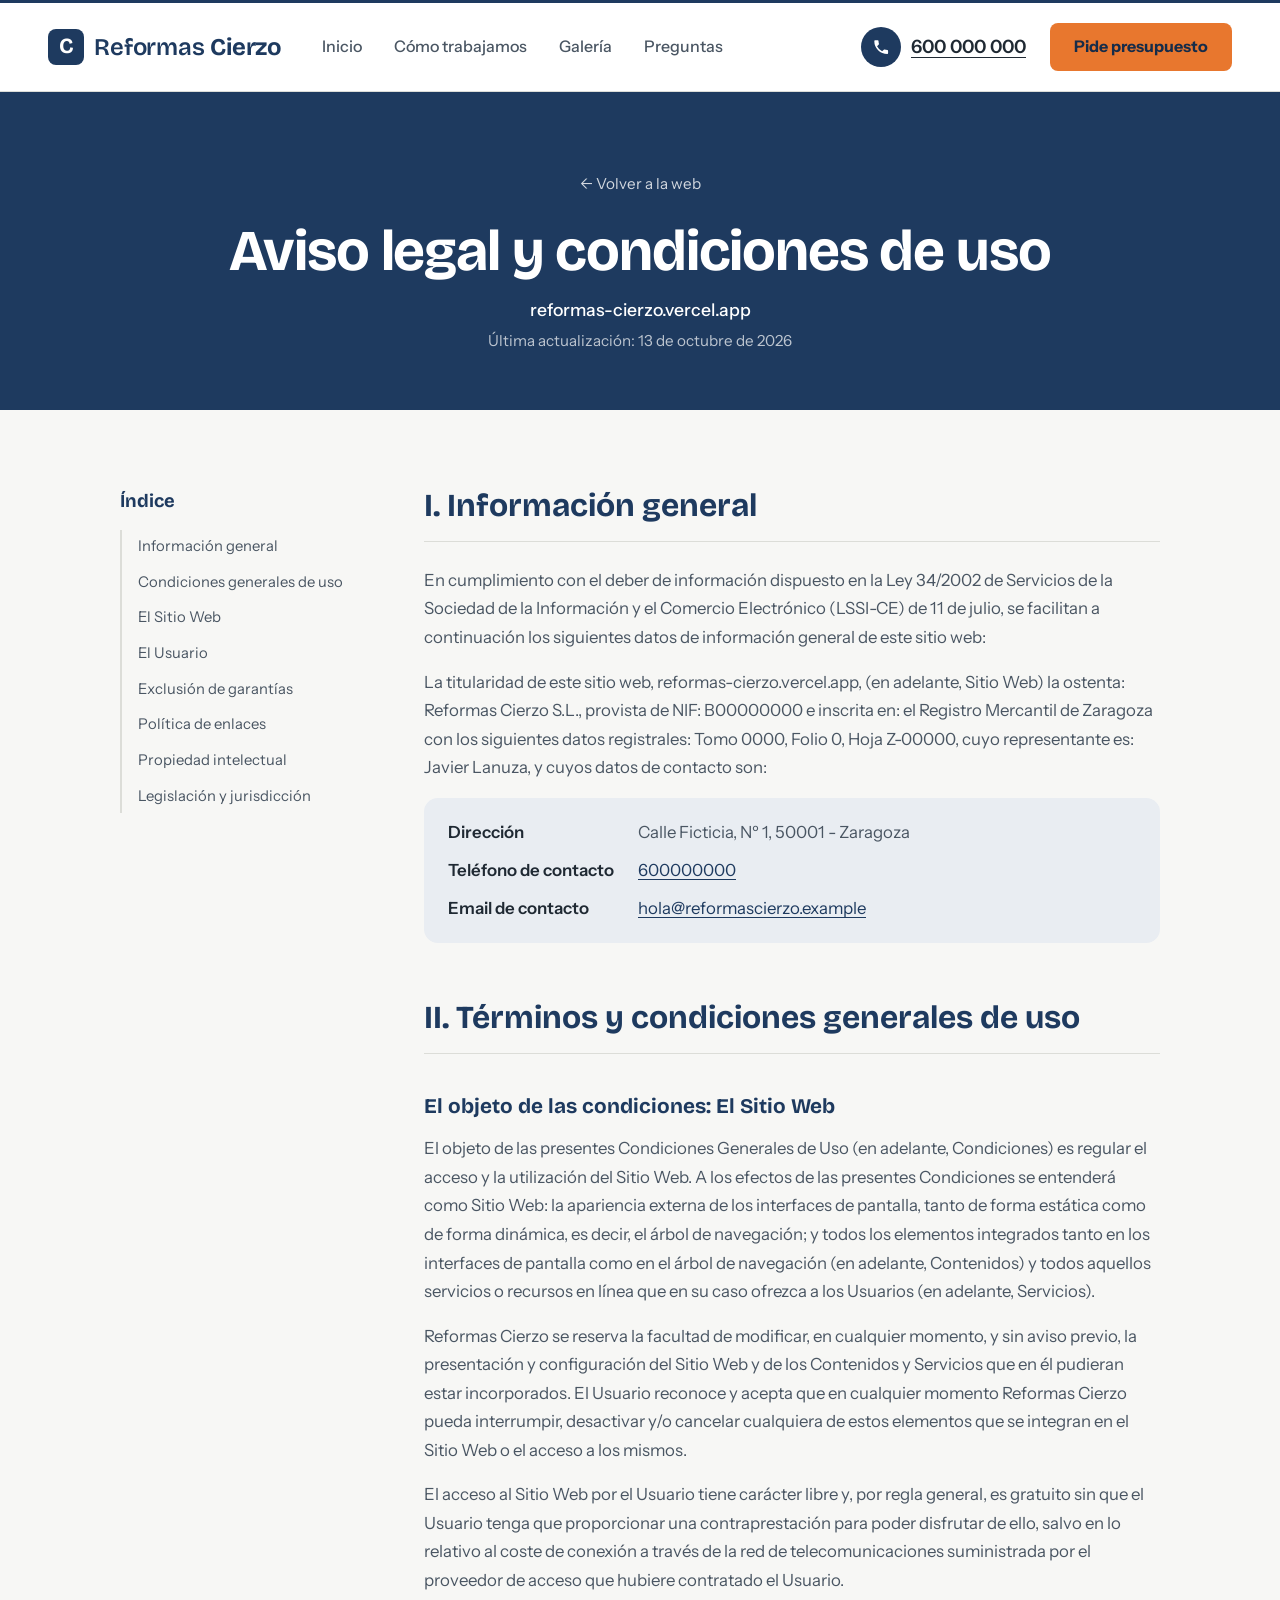
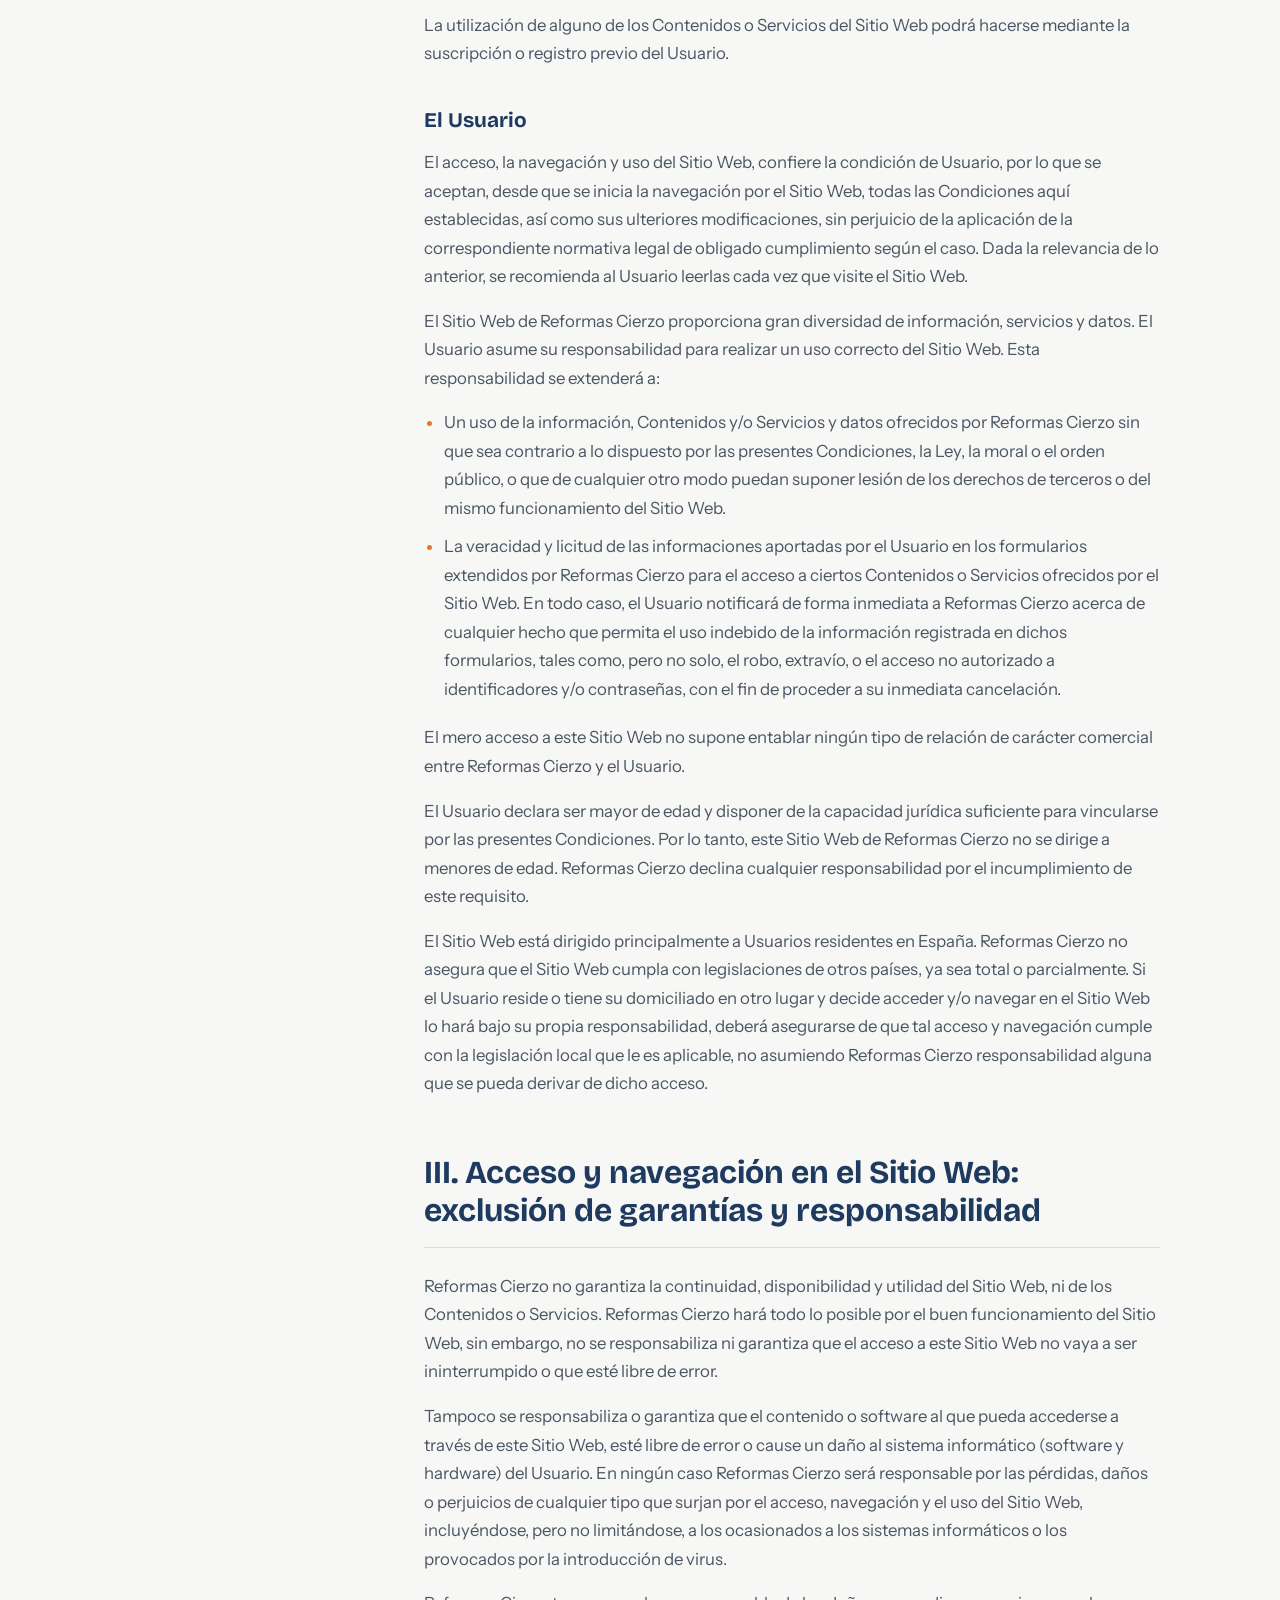
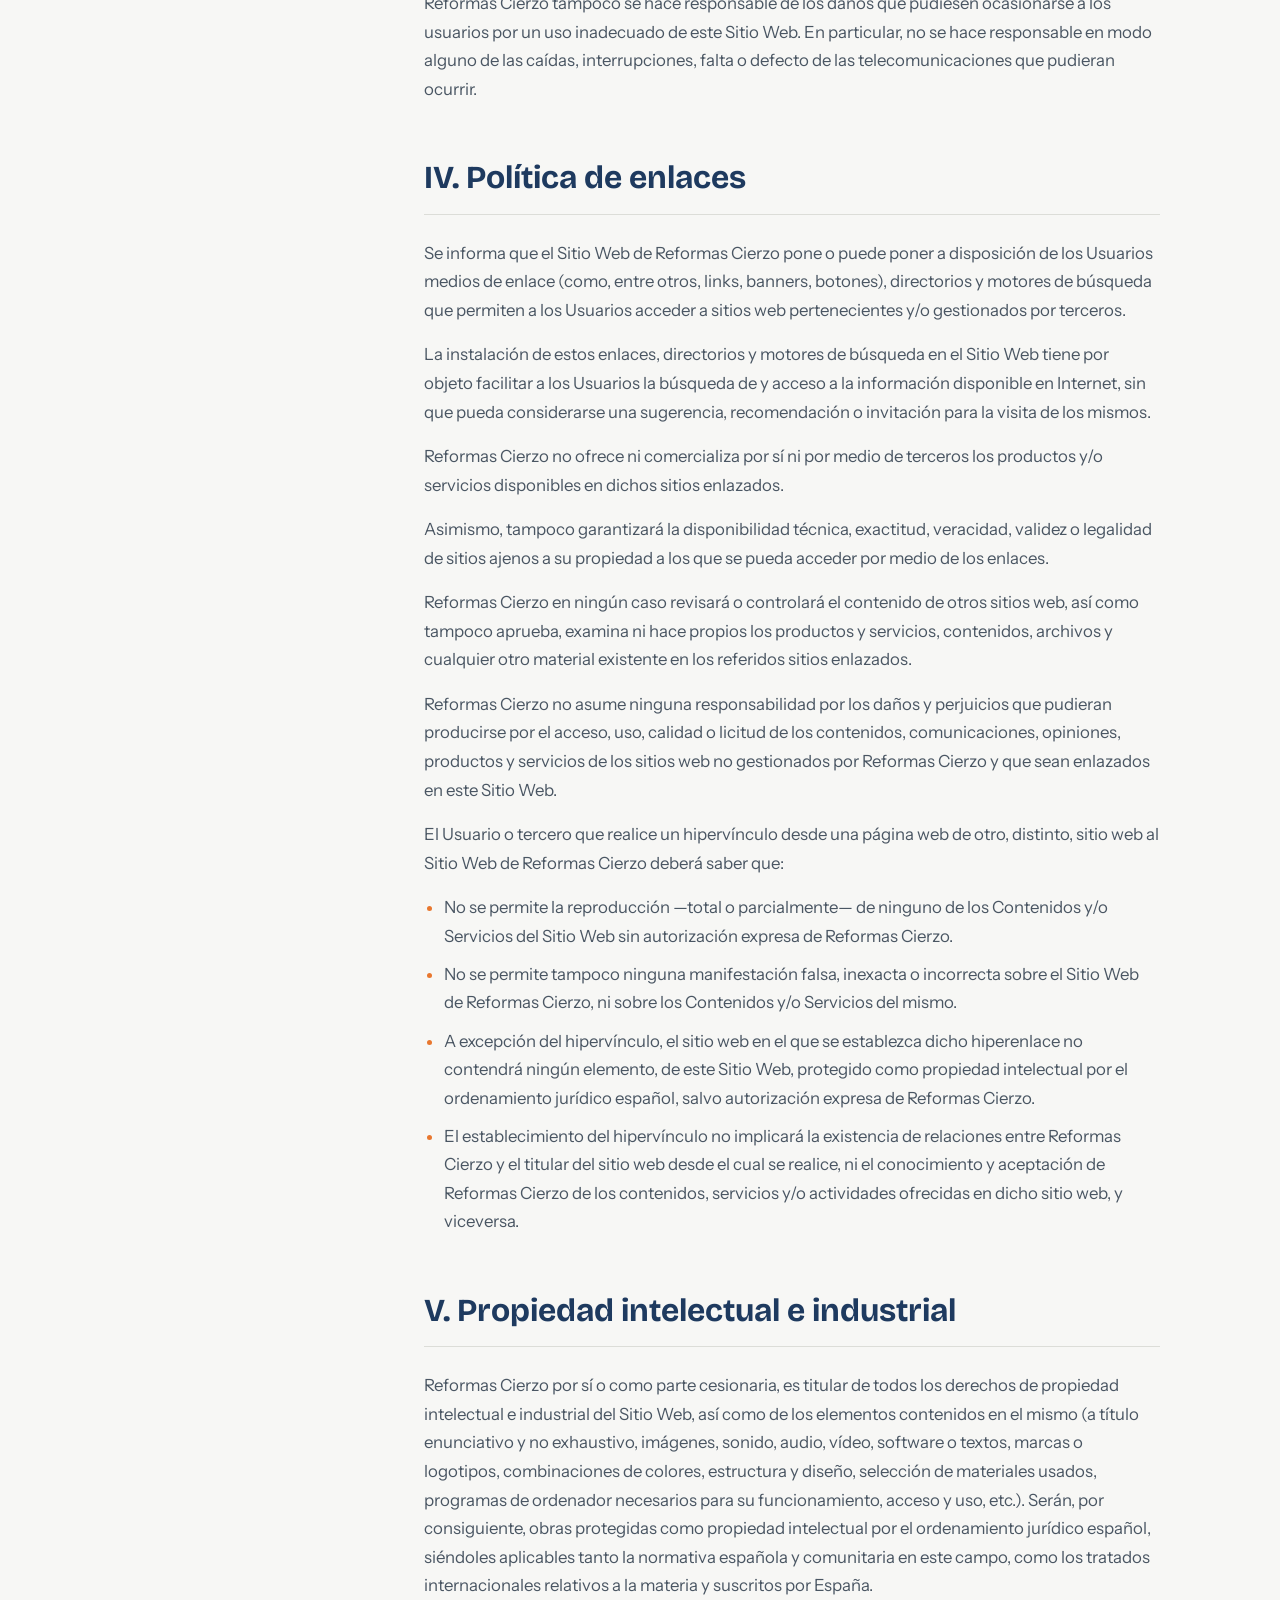
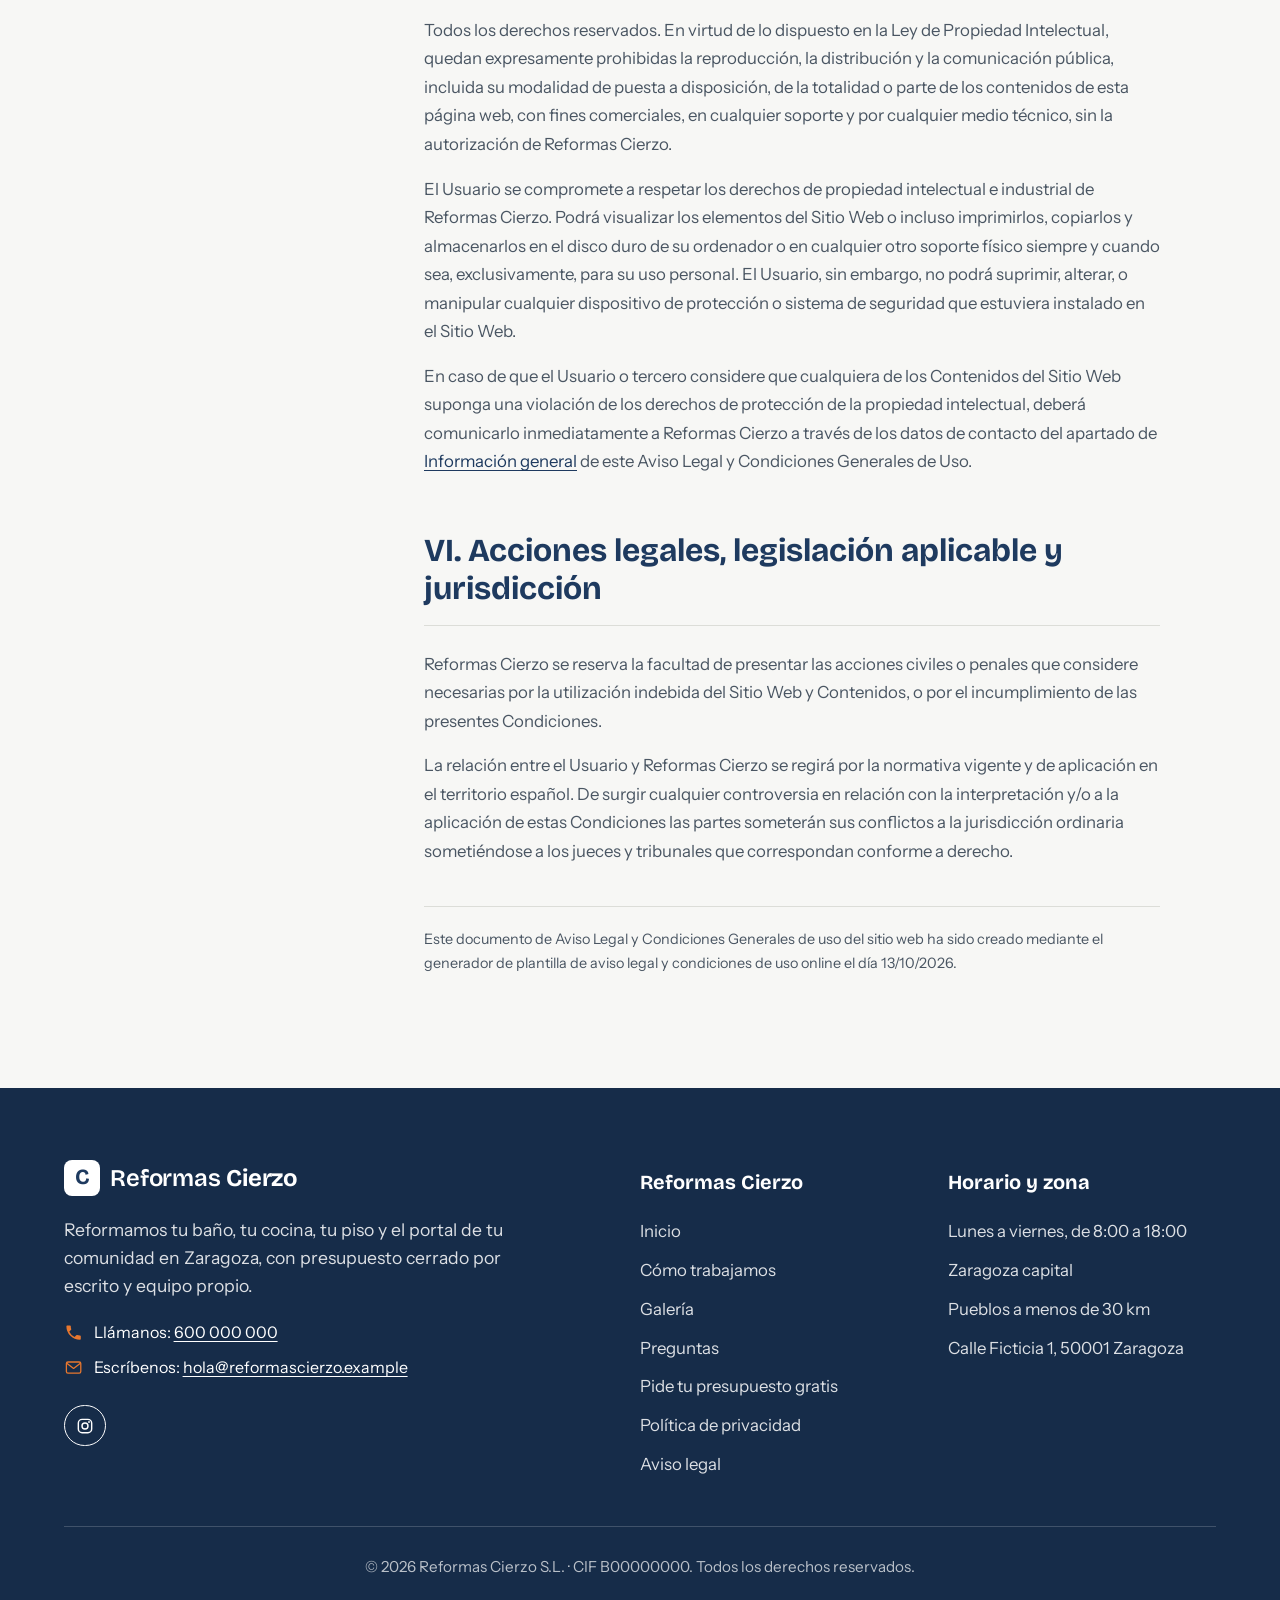
<file: aviso-legal.html>
<!doctype html>
<html lang="es">
<head>
  <meta charset="utf-8">
  <meta name="viewport" content="width=device-width, initial-scale=1">
  <title>Aviso legal · Reformas Cierzo</title>
  <meta name="description" content="Aviso legal y condiciones generales de uso del sitio web reformas-cierzo.vercel.app.">
  <meta name="robots" content="noindex, follow">
  <link rel="icon" href="img/favicon.svg" type="image/svg+xml">
  <meta name="theme-color" content="#1e3a5f">
  <link rel="preconnect" href="https://fonts.googleapis.com">
  <link rel="preconnect" href="https://fonts.gstatic.com" crossorigin>
  <link href="https://fonts.googleapis.com/css2?family=Bricolage+Grotesque:opsz,wght@12..96,600;12..96,700&family=Instrument+Sans:wght@400;500;600&display=swap" rel="stylesheet">
  <link rel="stylesheet" href="css/estilos.css">
</head>
<body>
  <svg class="sprite" aria-hidden="true">
    <symbol id="icono-telefono" viewBox="0 0 24 24">
      <path d="M6.6 10.8a15.1 15.1 0 0 0 6.6 6.6l2.2-2.2a1 1 0 0 1 1-.25 11.4 11.4 0 0 0 3.6.57 1 1 0 0 1 1 1V20a1 1 0 0 1-1 1A17 17 0 0 1 3 4a1 1 0 0 1 1-1h3.5a1 1 0 0 1 1 1c0 1.25.2 2.45.57 3.57a1 1 0 0 1-.25 1z" fill="currentColor"/>
    </symbol>
    <symbol id="icono-email" viewBox="0 0 24 24">
      <rect x="3" y="5" width="18" height="14" rx="2" fill="none" stroke="currentColor" stroke-width="1.6"/>
      <path d="m3.5 6.5 8.5 6.5 8.5-6.5" fill="none" stroke="currentColor" stroke-width="1.6" stroke-linejoin="round"/>
    </symbol>
    <symbol id="icono-instagram" viewBox="0 0 24 24">
      <rect x="4" y="4" width="16" height="16" rx="4.5" fill="none" stroke="currentColor" stroke-width="1.7"/>
      <circle cx="12" cy="12" r="3.6" fill="none" stroke="currentColor" stroke-width="1.7"/>
      <circle cx="16.8" cy="7.2" r="1.1" fill="currentColor"/>
    </symbol>
  </svg>

  <header class="cabecera">
    <div class="cabecera__interior">
      <a class="logo" href="index.html" aria-label="Reformas Cierzo, inicio">
        <span class="logo__marca" aria-hidden="true">C</span>
        <span class="logo__texto">Reformas <strong>Cierzo</strong></span>
      </a>

      <nav class="menu" aria-label="Principal">
        <a href="index.html#inicio">Inicio</a>
        <a href="index.html#como-trabajamos">Cómo trabajamos</a>
        <a href="index.html#galeria">Galería</a>
        <a href="index.html#preguntas">Preguntas</a>
      </nav>

      <div class="cabecera__acciones">
        <a class="telefono" href="tel:+34600000000">
          <span class="telefono__icono" aria-hidden="true">
            <svg><use href="#icono-telefono"/></svg>
          </span>
          <span class="telefono__numero">600 000 000</span>
        </a>
        <a class="boton boton--compacto" href="index.html#presupuesto"><span class="boton__largo">Pide presupuesto</span><span class="boton__corto">Gratis</span></a>
      </div>
    </div>
  </header>

  <main>
    <section class="legal-cabecera">
      <a class="legal-cabecera__volver" href="index.html">← Volver a la web</a>
      <h1 class="legal-cabecera__titulo">Aviso legal y condiciones de uso</h1>
      <p class="legal-cabecera__web">reformas-cierzo.vercel.app</p>
      <p class="legal-cabecera__fecha">Última actualización: 13 de octubre de 2026</p>
    </section>

    <div class="legal">
      <nav class="legal__indice" aria-label="Índice del aviso legal">
        <details open>
          <summary>Índice</summary>
          <ol>
            <li><a href="#informacion">Información general</a></li>
            <li><a href="#condiciones">Condiciones generales de uso</a></li>
            <li><a href="#objeto">El Sitio Web</a></li>
            <li><a href="#usuario">El Usuario</a></li>
            <li><a href="#garantias">Exclusión de garantías</a></li>
            <li><a href="#enlaces">Política de enlaces</a></li>
            <li><a href="#propiedad">Propiedad intelectual</a></li>
            <li><a href="#jurisdiccion">Legislación y jurisdicción</a></li>
          </ol>
        </details>
      </nav>

      <article class="legal__texto">
        <h2 id="informacion">I. Información general</h2>
        <p>En cumplimiento con el deber de información dispuesto en la Ley 34/2002 de Servicios de la Sociedad de la Información y el Comercio Electrónico (LSSI-CE) de 11 de julio, se facilitan a continuación los siguientes datos de información general de este sitio web:</p>
        <p>La titularidad de este sitio web, reformas-cierzo.vercel.app, (en adelante, Sitio Web) la ostenta: Reformas Cierzo S.L., provista de NIF: B00000000 e inscrita en: el Registro Mercantil de Zaragoza con los siguientes datos registrales: Tomo 0000, Folio 0, Hoja Z-00000, cuyo representante es: Javier Lanuza, y cuyos datos de contacto son:</p>
        <dl class="legal__datos">
          <dt>Dirección</dt>
          <dd>Calle Ficticia, Nº 1, 50001 - Zaragoza</dd>
          <dt>Teléfono de contacto</dt>
          <dd><a href="tel:+34600000000">600000000</a></dd>
          <dt>Email de contacto</dt>
          <dd><a href="mailto:hola@reformascierzo.example">hola@reformascierzo.example</a></dd>
        </dl>

        <h2 id="condiciones">II. Términos y condiciones generales de uso</h2>

        <h3 id="objeto">El objeto de las condiciones: El Sitio Web</h3>
        <p>El objeto de las presentes Condiciones Generales de Uso (en adelante, Condiciones) es regular el acceso y la utilización del Sitio Web. A los efectos de las presentes Condiciones se entenderá como Sitio Web: la apariencia externa de los interfaces de pantalla, tanto de forma estática como de forma dinámica, es decir, el árbol de navegación; y todos los elementos integrados tanto en los interfaces de pantalla como en el árbol de navegación (en adelante, Contenidos) y todos aquellos servicios o recursos en línea que en su caso ofrezca a los Usuarios (en adelante, Servicios).</p>
        <p>Reformas Cierzo se reserva la facultad de modificar, en cualquier momento, y sin aviso previo, la presentación y configuración del Sitio Web y de los Contenidos y Servicios que en él pudieran estar incorporados. El Usuario reconoce y acepta que en cualquier momento Reformas Cierzo pueda interrumpir, desactivar y/o cancelar cualquiera de estos elementos que se integran en el Sitio Web o el acceso a los mismos.</p>
        <p>El acceso al Sitio Web por el Usuario tiene carácter libre y, por regla general, es gratuito sin que el Usuario tenga que proporcionar una contraprestación para poder disfrutar de ello, salvo en lo relativo al coste de conexión a través de la red de telecomunicaciones suministrada por el proveedor de acceso que hubiere contratado el Usuario.</p>
        <p>La utilización de alguno de los Contenidos o Servicios del Sitio Web podrá hacerse mediante la suscripción o registro previo del Usuario.</p>

        <h3 id="usuario">El Usuario</h3>
        <p>El acceso, la navegación y uso del Sitio Web, confiere la condición de Usuario, por lo que se aceptan, desde que se inicia la navegación por el Sitio Web, todas las Condiciones aquí establecidas, así como sus ulteriores modificaciones, sin perjuicio de la aplicación de la correspondiente normativa legal de obligado cumplimiento según el caso. Dada la relevancia de lo anterior, se recomienda al Usuario leerlas cada vez que visite el Sitio Web.</p>
        <p>El Sitio Web de Reformas Cierzo proporciona gran diversidad de información, servicios y datos. El Usuario asume su responsabilidad para realizar un uso correcto del Sitio Web. Esta responsabilidad se extenderá a:</p>
        <ul>
          <li>Un uso de la información, Contenidos y/o Servicios y datos ofrecidos por Reformas Cierzo sin que sea contrario a lo dispuesto por las presentes Condiciones, la Ley, la moral o el orden público, o que de cualquier otro modo puedan suponer lesión de los derechos de terceros o del mismo funcionamiento del Sitio Web.</li>
          <li>La veracidad y licitud de las informaciones aportadas por el Usuario en los formularios extendidos por Reformas Cierzo para el acceso a ciertos Contenidos o Servicios ofrecidos por el Sitio Web. En todo caso, el Usuario notificará de forma inmediata a Reformas Cierzo acerca de cualquier hecho que permita el uso indebido de la información registrada en dichos formularios, tales como, pero no solo, el robo, extravío, o el acceso no autorizado a identificadores y/o contraseñas, con el fin de proceder a su inmediata cancelación.</li>
        </ul>
        <p>El mero acceso a este Sitio Web no supone entablar ningún tipo de relación de carácter comercial entre Reformas Cierzo y el Usuario.</p>
        <p>El Usuario declara ser mayor de edad y disponer de la capacidad jurídica suficiente para vincularse por las presentes Condiciones. Por lo tanto, este Sitio Web de Reformas Cierzo no se dirige a menores de edad. Reformas Cierzo declina cualquier responsabilidad por el incumplimiento de este requisito.</p>
        <p>El Sitio Web está dirigido principalmente a Usuarios residentes en España. Reformas Cierzo no asegura que el Sitio Web cumpla con legislaciones de otros países, ya sea total o parcialmente. Si el Usuario reside o tiene su domiciliado en otro lugar y decide acceder y/o navegar en el Sitio Web lo hará bajo su propia responsabilidad, deberá asegurarse de que tal acceso y navegación cumple con la legislación local que le es aplicable, no asumiendo Reformas Cierzo responsabilidad alguna que se pueda derivar de dicho acceso.</p>

        <h2 id="garantias">III. Acceso y navegación en el Sitio Web: exclusión de garantías y responsabilidad</h2>
        <p>Reformas Cierzo no garantiza la continuidad, disponibilidad y utilidad del Sitio Web, ni de los Contenidos o Servicios. Reformas Cierzo hará todo lo posible por el buen funcionamiento del Sitio Web, sin embargo, no se responsabiliza ni garantiza que el acceso a este Sitio Web no vaya a ser ininterrumpido o que esté libre de error.</p>
        <p>Tampoco se responsabiliza o garantiza que el contenido o software al que pueda accederse a través de este Sitio Web, esté libre de error o cause un daño al sistema informático (software y hardware) del Usuario. En ningún caso Reformas Cierzo será responsable por las pérdidas, daños o perjuicios de cualquier tipo que surjan por el acceso, navegación y el uso del Sitio Web, incluyéndose, pero no limitándose, a los ocasionados a los sistemas informáticos o los provocados por la introducción de virus.</p>
        <p>Reformas Cierzo tampoco se hace responsable de los daños que pudiesen ocasionarse a los usuarios por un uso inadecuado de este Sitio Web. En particular, no se hace responsable en modo alguno de las caídas, interrupciones, falta o defecto de las telecomunicaciones que pudieran ocurrir.</p>

        <h2 id="enlaces">IV. Política de enlaces</h2>
        <p>Se informa que el Sitio Web de Reformas Cierzo pone o puede poner a disposición de los Usuarios medios de enlace (como, entre otros, links, banners, botones), directorios y motores de búsqueda que permiten a los Usuarios acceder a sitios web pertenecientes y/o gestionados por terceros.</p>
        <p>La instalación de estos enlaces, directorios y motores de búsqueda en el Sitio Web tiene por objeto facilitar a los Usuarios la búsqueda de y acceso a la información disponible en Internet, sin que pueda considerarse una sugerencia, recomendación o invitación para la visita de los mismos.</p>
        <p>Reformas Cierzo no ofrece ni comercializa por sí ni por medio de terceros los productos y/o servicios disponibles en dichos sitios enlazados.</p>
        <p>Asimismo, tampoco garantizará la disponibilidad técnica, exactitud, veracidad, validez o legalidad de sitios ajenos a su propiedad a los que se pueda acceder por medio de los enlaces.</p>
        <p>Reformas Cierzo en ningún caso revisará o controlará el contenido de otros sitios web, así como tampoco aprueba, examina ni hace propios los productos y servicios, contenidos, archivos y cualquier otro material existente en los referidos sitios enlazados.</p>
        <p>Reformas Cierzo no asume ninguna responsabilidad por los daños y perjuicios que pudieran producirse por el acceso, uso, calidad o licitud de los contenidos, comunicaciones, opiniones, productos y servicios de los sitios web no gestionados por Reformas Cierzo y que sean enlazados en este Sitio Web.</p>
        <p>El Usuario o tercero que realice un hipervínculo desde una página web de otro, distinto, sitio web al Sitio Web de Reformas Cierzo deberá saber que:</p>
        <ul>
          <li>No se permite la reproducción —total o parcialmente— de ninguno de los Contenidos y/o Servicios del Sitio Web sin autorización expresa de Reformas Cierzo.</li>
          <li>No se permite tampoco ninguna manifestación falsa, inexacta o incorrecta sobre el Sitio Web de Reformas Cierzo, ni sobre los Contenidos y/o Servicios del mismo.</li>
          <li>A excepción del hipervínculo, el sitio web en el que se establezca dicho hiperenlace no contendrá ningún elemento, de este Sitio Web, protegido como propiedad intelectual por el ordenamiento jurídico español, salvo autorización expresa de Reformas Cierzo.</li>
          <li>El establecimiento del hipervínculo no implicará la existencia de relaciones entre Reformas Cierzo y el titular del sitio web desde el cual se realice, ni el conocimiento y aceptación de Reformas Cierzo de los contenidos, servicios y/o actividades ofrecidas en dicho sitio web, y viceversa.</li>
        </ul>

        <h2 id="propiedad">V. Propiedad intelectual e industrial</h2>
        <p>Reformas Cierzo por sí o como parte cesionaria, es titular de todos los derechos de propiedad intelectual e industrial del Sitio Web, así como de los elementos contenidos en el mismo (a título enunciativo y no exhaustivo, imágenes, sonido, audio, vídeo, software o textos, marcas o logotipos, combinaciones de colores, estructura y diseño, selección de materiales usados, programas de ordenador necesarios para su funcionamiento, acceso y uso, etc.). Serán, por consiguiente, obras protegidas como propiedad intelectual por el ordenamiento jurídico español, siéndoles aplicables tanto la normativa española y comunitaria en este campo, como los tratados internacionales relativos a la materia y suscritos por España.</p>
        <p>Todos los derechos reservados. En virtud de lo dispuesto en la Ley de Propiedad Intelectual, quedan expresamente prohibidas la reproducción, la distribución y la comunicación pública, incluida su modalidad de puesta a disposición, de la totalidad o parte de los contenidos de esta página web, con fines comerciales, en cualquier soporte y por cualquier medio técnico, sin la autorización de Reformas Cierzo.</p>
        <p>El Usuario se compromete a respetar los derechos de propiedad intelectual e industrial de Reformas Cierzo. Podrá visualizar los elementos del Sitio Web o incluso imprimirlos, copiarlos y almacenarlos en el disco duro de su ordenador o en cualquier otro soporte físico siempre y cuando sea, exclusivamente, para su uso personal. El Usuario, sin embargo, no podrá suprimir, alterar, o manipular cualquier dispositivo de protección o sistema de seguridad que estuviera instalado en el Sitio Web.</p>
        <p>En caso de que el Usuario o tercero considere que cualquiera de los Contenidos del Sitio Web suponga una violación de los derechos de protección de la propiedad intelectual, deberá comunicarlo inmediatamente a Reformas Cierzo a través de los datos de contacto del apartado de <a href="#informacion">Información general</a> de este Aviso Legal y Condiciones Generales de Uso.</p>

        <h2 id="jurisdiccion">VI. Acciones legales, legislación aplicable y jurisdicción</h2>
        <p>Reformas Cierzo se reserva la facultad de presentar las acciones civiles o penales que considere necesarias por la utilización indebida del Sitio Web y Contenidos, o por el incumplimiento de las presentes Condiciones.</p>
        <p>La relación entre el Usuario y Reformas Cierzo se regirá por la normativa vigente y de aplicación en el territorio español. De surgir cualquier controversia en relación con la interpretación y/o a la aplicación de estas Condiciones las partes someterán sus conflictos a la jurisdicción ordinaria sometiéndose a los jueces y tribunales que correspondan conforme a derecho.</p>
        <p class="legal__nota">Este documento de Aviso Legal y Condiciones Generales de uso del sitio web ha sido creado mediante el generador de plantilla de aviso legal y condiciones de uso online el día 13/10/2026.</p>
      </article>
    </div>
  </main>

  <footer class="pie">
    <div class="pie__interior">
      <div class="pie__marca">
        <a class="logo" href="index.html" aria-label="Reformas Cierzo, volver al inicio">
          <span class="logo__marca" aria-hidden="true">C</span>
          <span class="logo__texto">Reformas <strong>Cierzo</strong></span>
        </a>
        <p class="pie__lema">Reformamos tu baño, tu cocina, tu piso y el portal de tu comunidad en Zaragoza, con presupuesto cerrado por escrito y equipo propio.</p>
        <ul class="pie__contacto">
          <li>
            <svg aria-hidden="true"><use href="#icono-telefono"/></svg>
            <span>Llámanos: <a href="tel:+34600000000">600 000 000</a></span>
          </li>
          <li>
            <svg aria-hidden="true"><use href="#icono-email"/></svg>
            <span>Escríbenos: <a href="mailto:hola@reformascierzo.example">hola@reformascierzo.example</a></span>
          </li>
        </ul>
        <ul class="pie__redes">
          <li><a href="https://www.instagram.com/reformascierzo" target="_blank" rel="noopener" aria-label="Reformas Cierzo en Instagram (se abre en otra pestaña)"><svg aria-hidden="true"><use href="#icono-instagram"/></svg></a></li>
        </ul>
      </div>

      <nav class="pie__columna" aria-label="Secciones">
        <h2 class="pie__titulo">Reformas Cierzo</h2>
        <ul>
          <li><a href="index.html#inicio">Inicio</a></li>
          <li><a href="index.html#como-trabajamos">Cómo trabajamos</a></li>
          <li><a href="index.html#galeria">Galería</a></li>
          <li><a href="index.html#preguntas">Preguntas</a></li>
          <li><a href="index.html#presupuesto">Pide tu presupuesto gratis</a></li>
          <li><a href="privacidad.html">Política de privacidad</a></li>
          <li><a href="aviso-legal.html" aria-current="page">Aviso legal</a></li>
        </ul>
      </nav>

      <div class="pie__columna">
        <h2 class="pie__titulo">Horario y zona</h2>
        <ul>
          <li>Lunes a viernes, de 8:00 a 18:00</li>
          <li>Zaragoza capital</li>
          <li>Pueblos a menos de 30 km</li>
          <li>Calle Ficticia 1, 50001 Zaragoza</li>
        </ul>
      </div>
    </div>

    <p class="pie__legal">© 2026 Reformas Cierzo S.L. · CIF B00000000. Todos los derechos reservados.</p>
  </footer>

  <script src="js/scroll-suave.js" defer></script>
  <script>
    // En móvil el índice empieza plegado para que el texto se vea nada más entrar.
    if (matchMedia("(max-width: 860px)").matches) document.querySelector(".legal__indice details").open = false;
  </script>
</body>
</html>
</file>
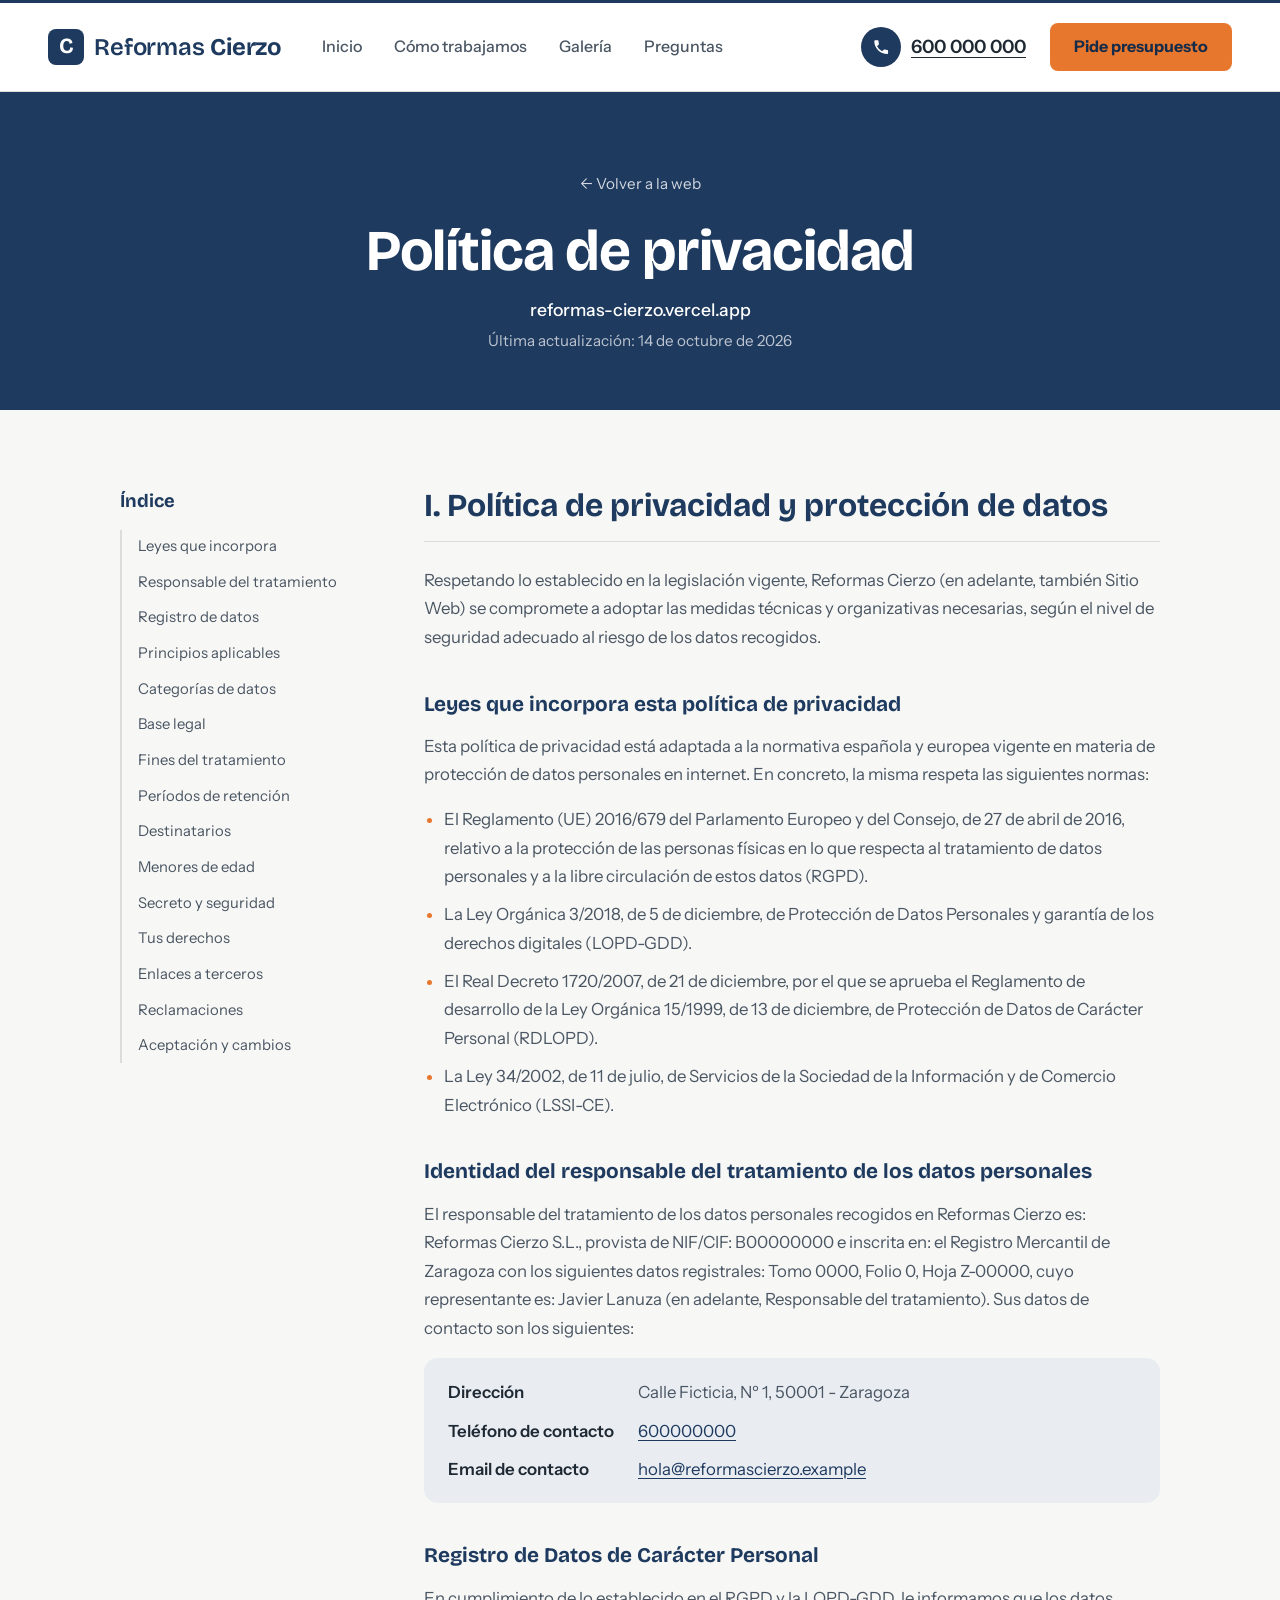
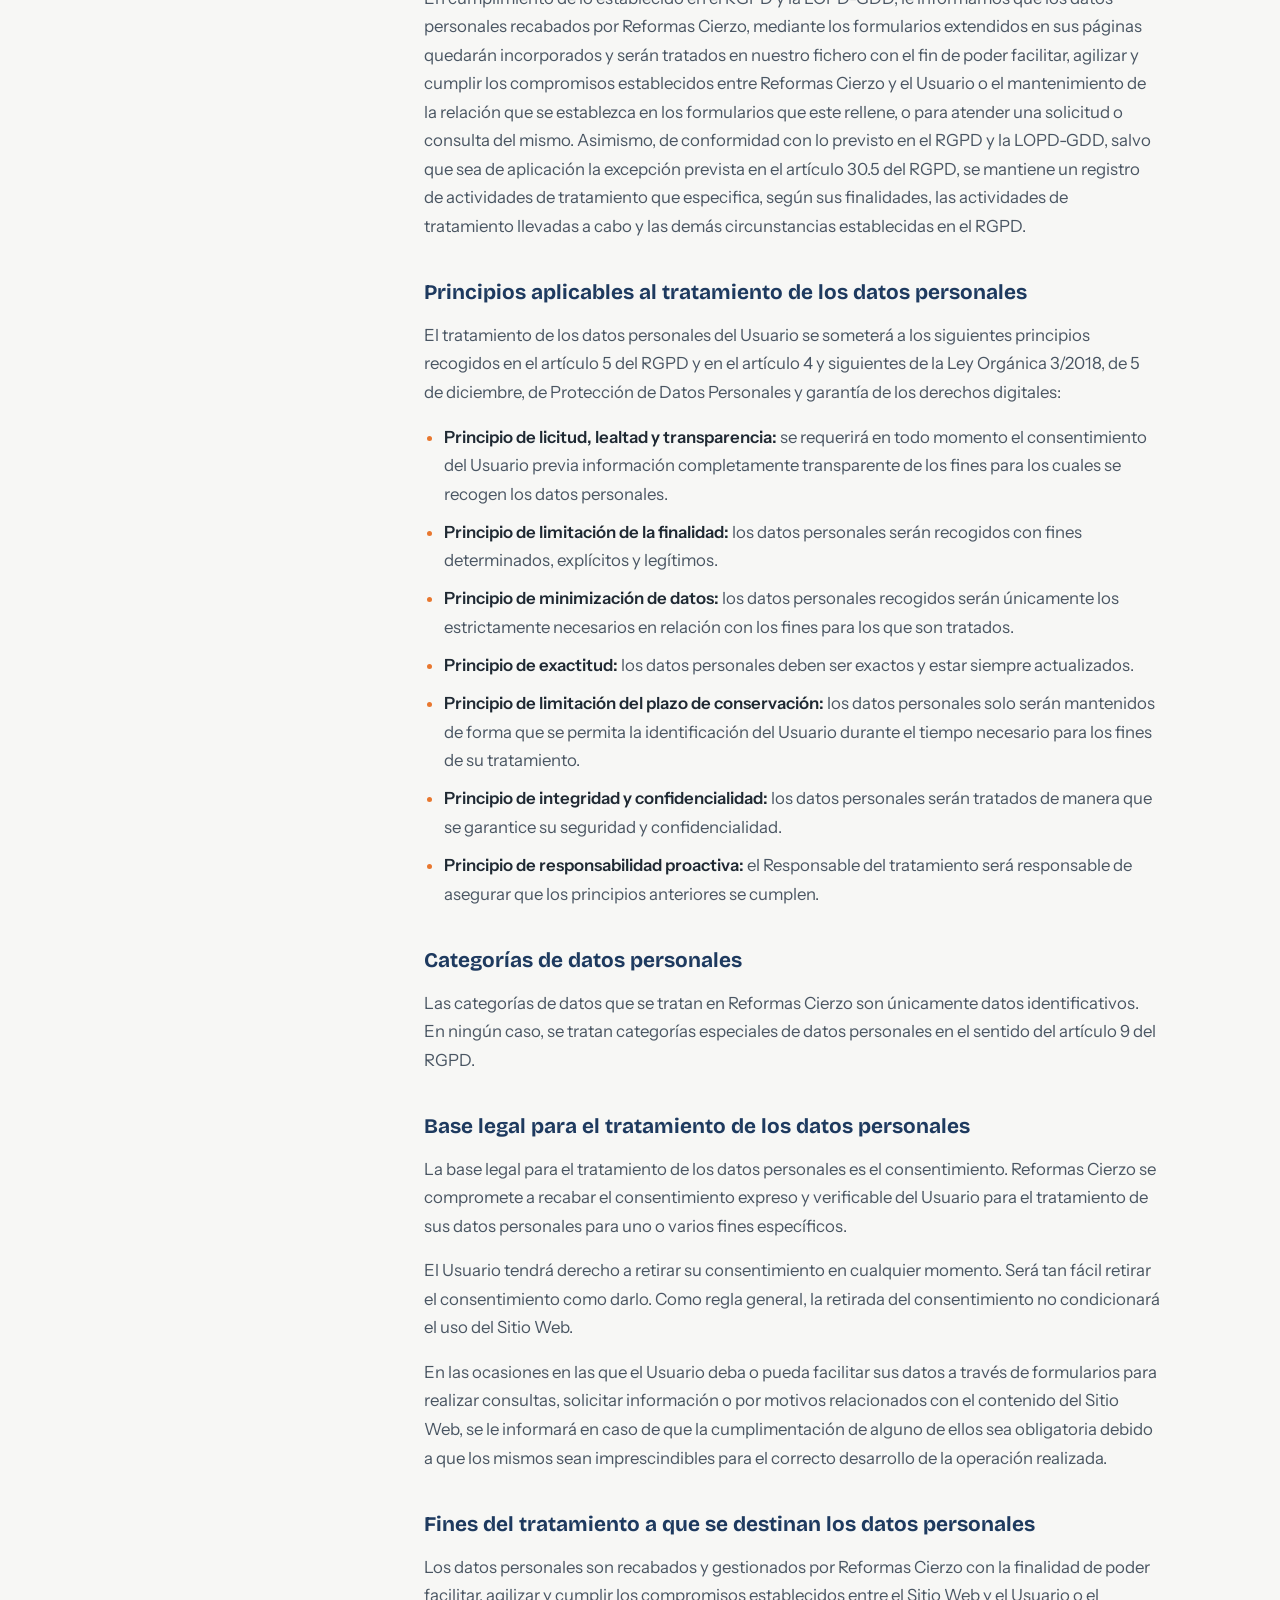
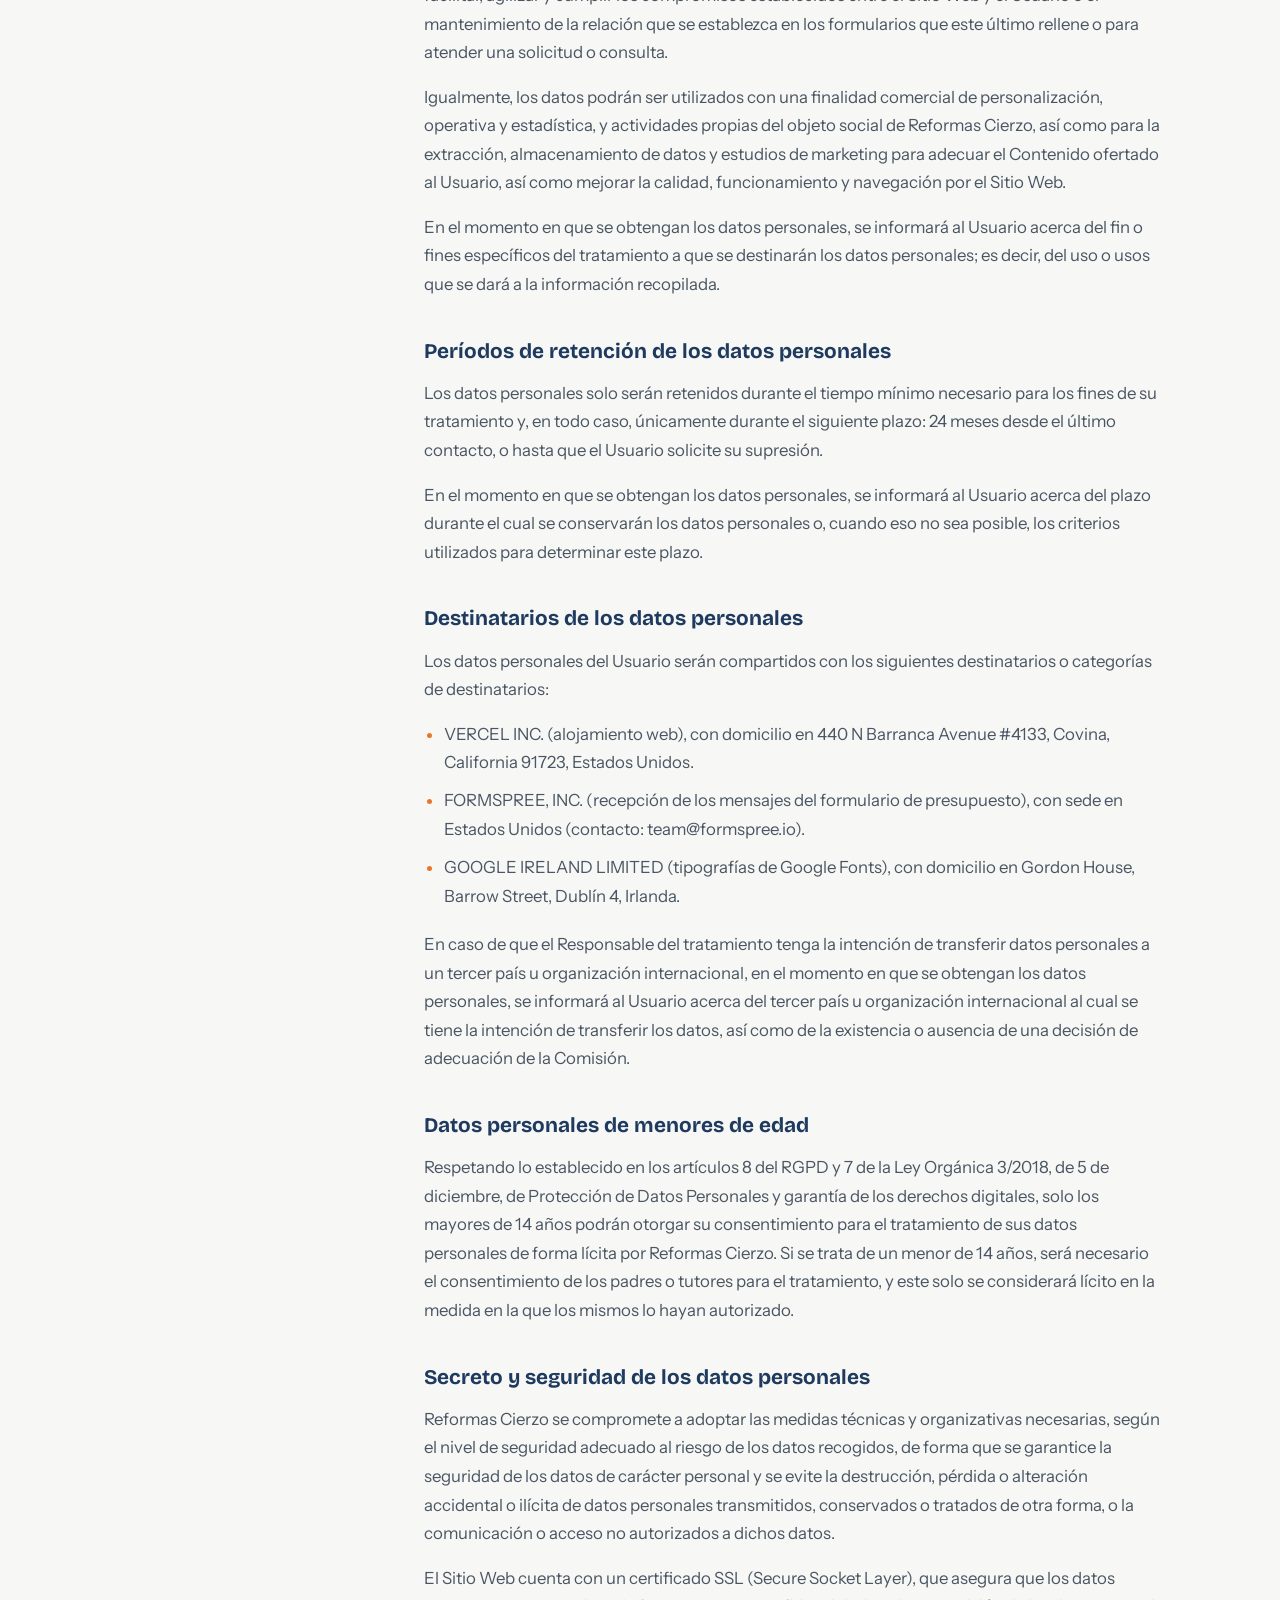
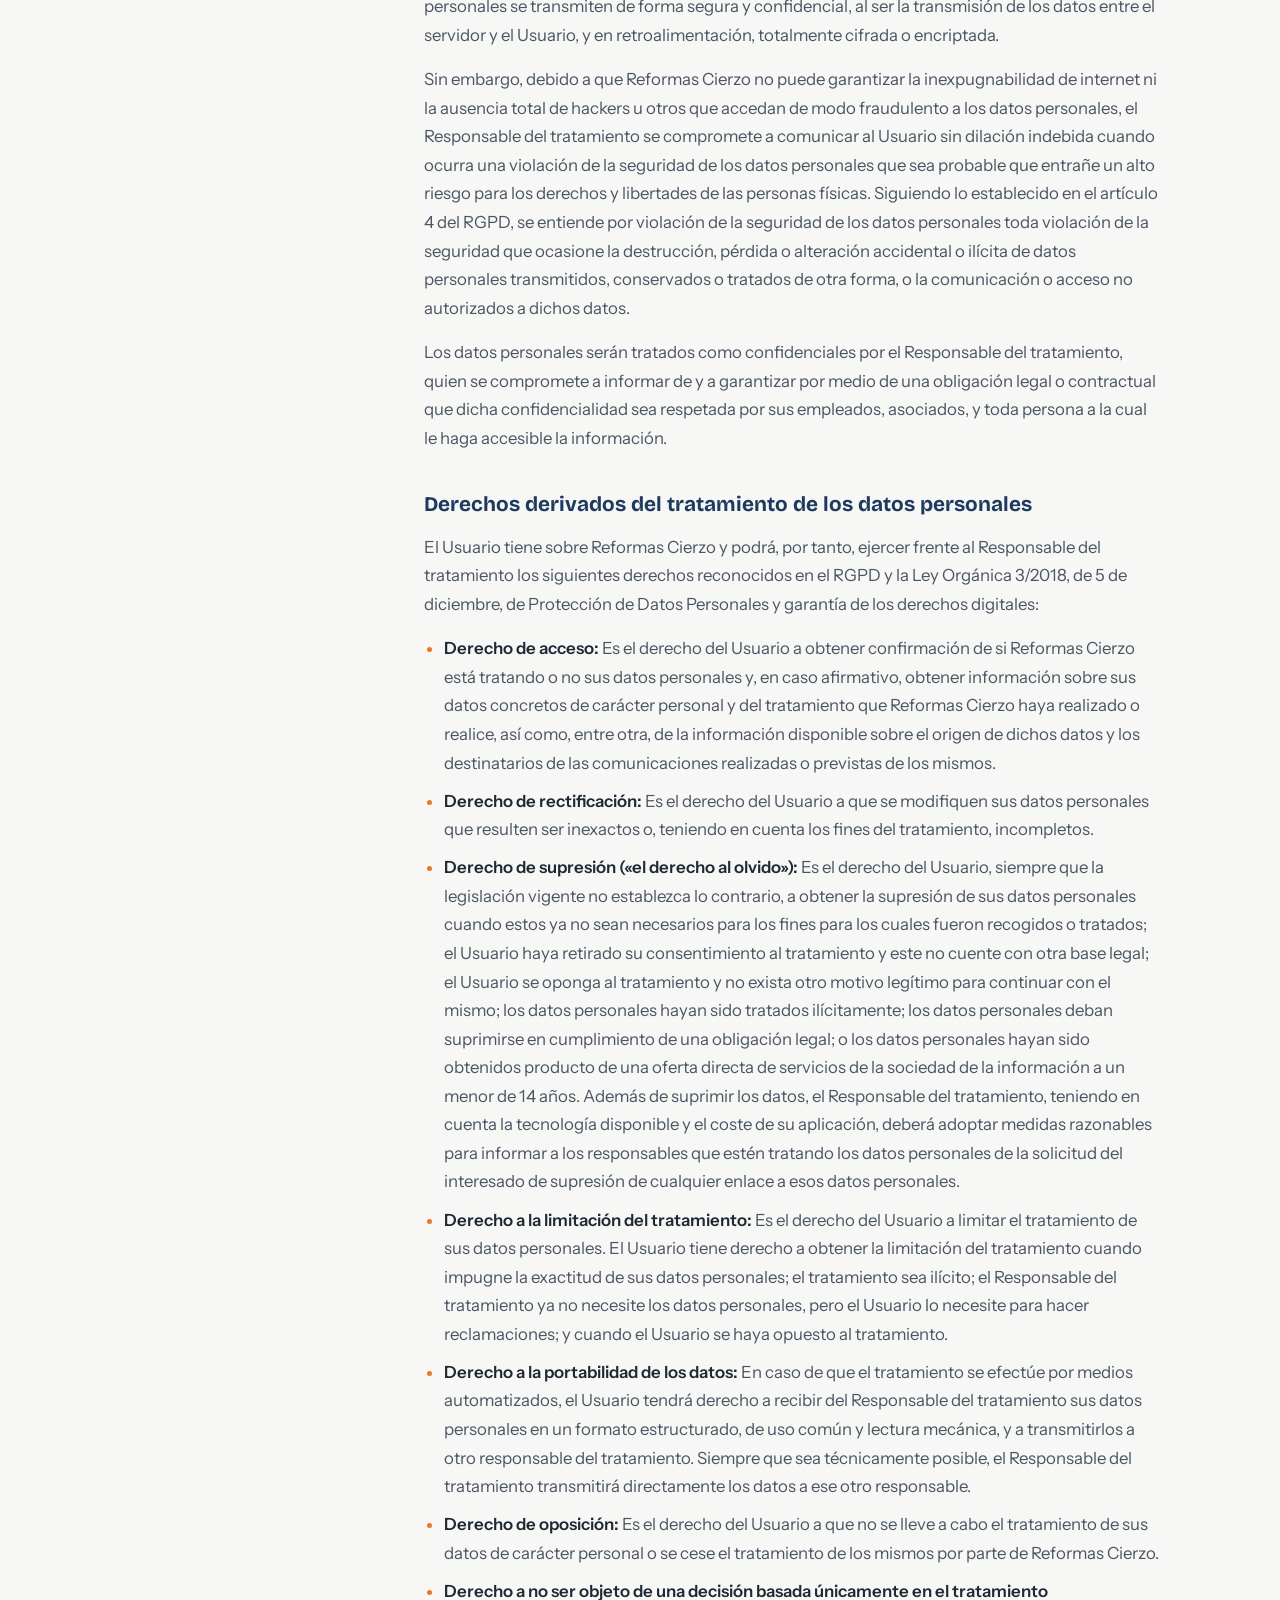
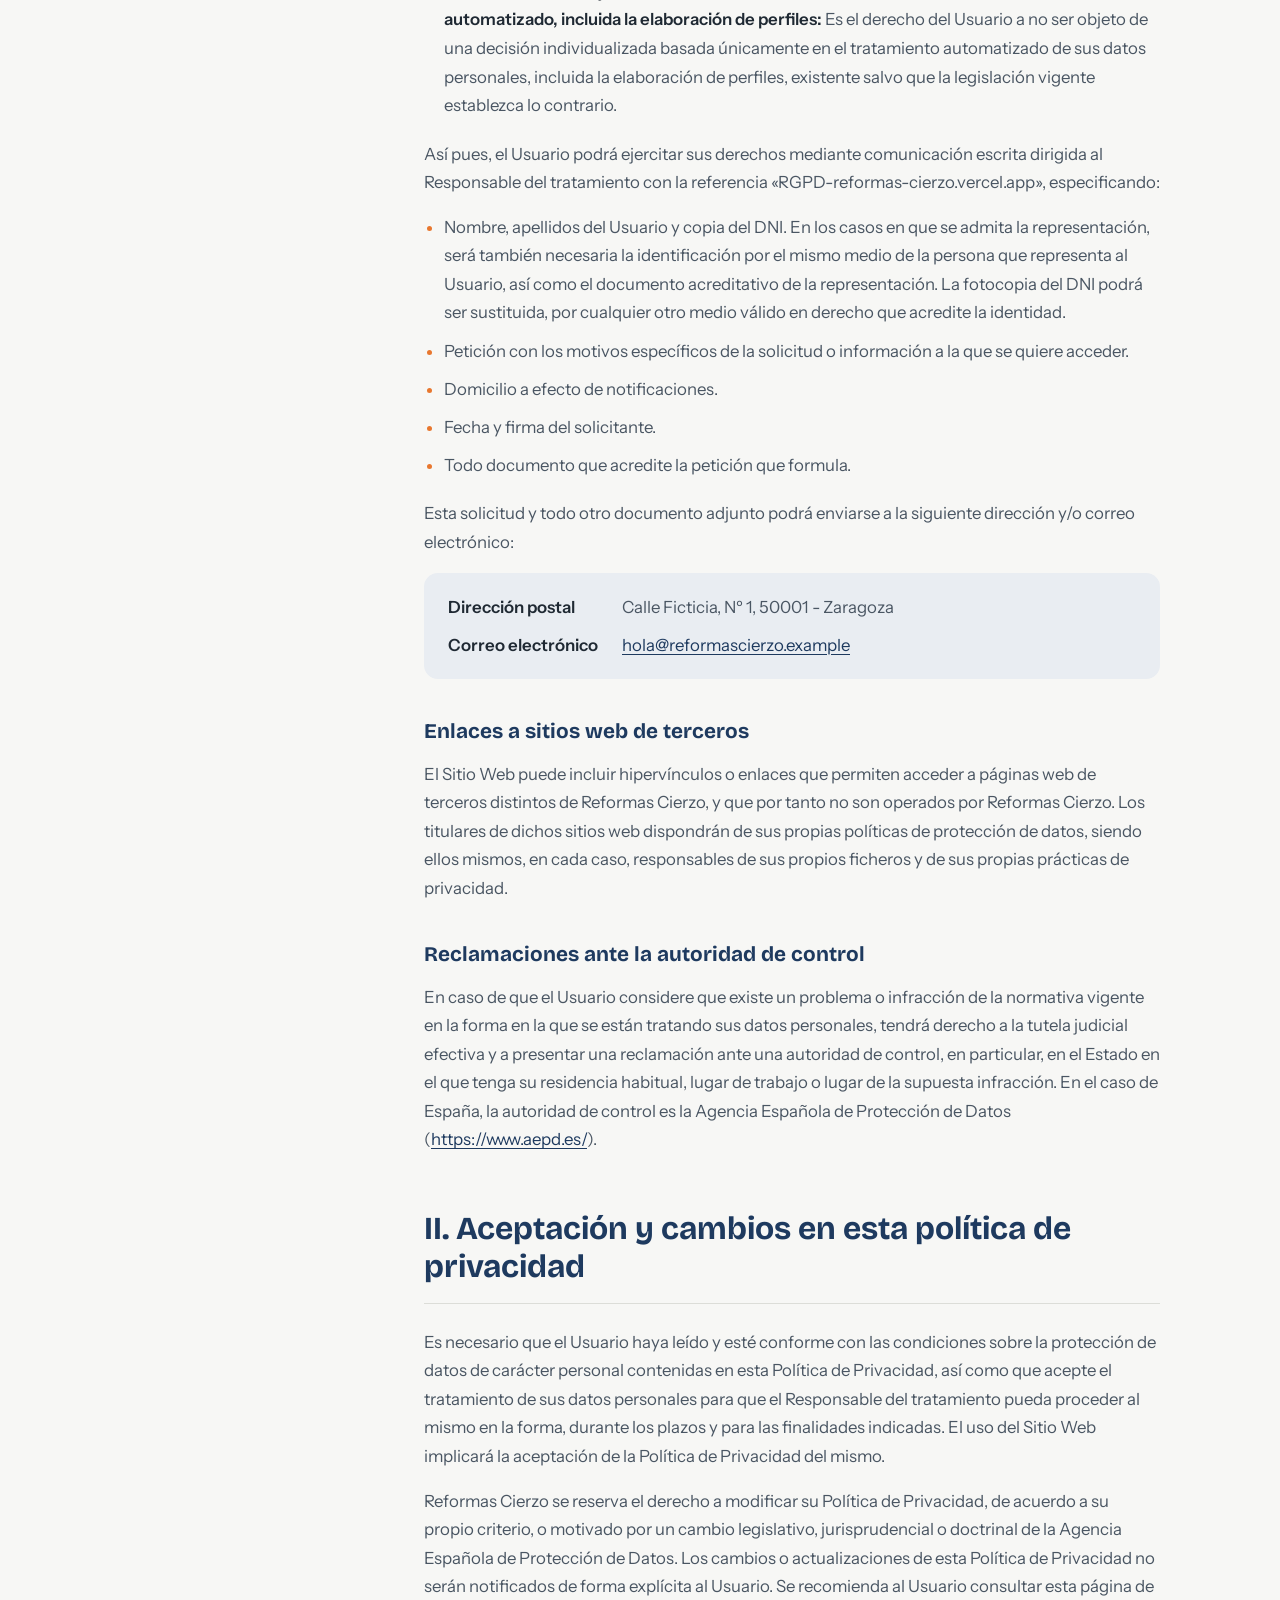
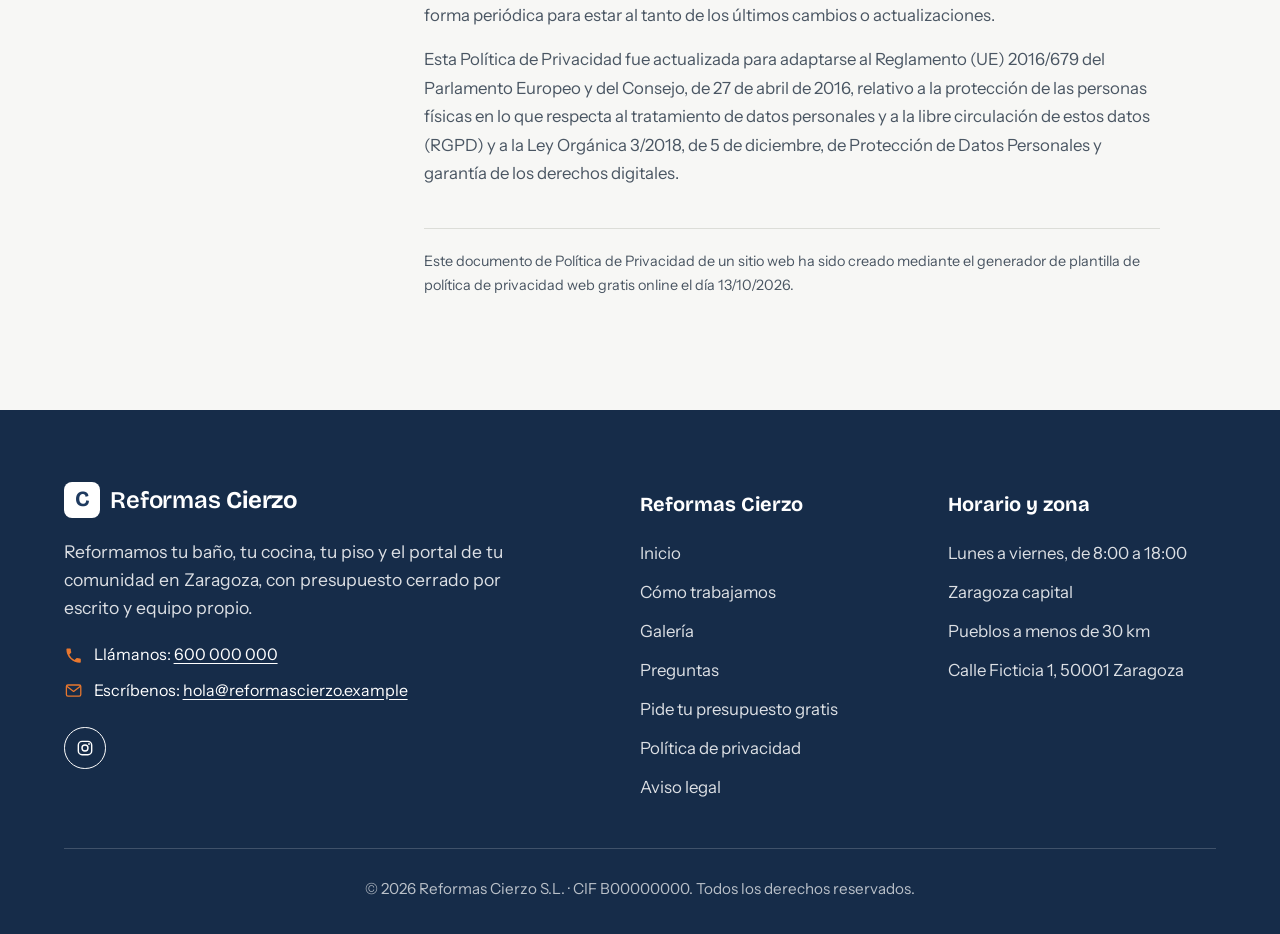
<file: privacidad.html>
<!doctype html>
<html lang="es">
<head>
  <meta charset="utf-8">
  <meta name="viewport" content="width=device-width, initial-scale=1">
  <title>Política de privacidad · Reformas Cierzo</title>
  <meta name="description" content="Política de privacidad y protección de datos del sitio web reformas-cierzo.vercel.app.">
  <meta name="robots" content="noindex, follow">
  <link rel="icon" href="img/favicon.svg" type="image/svg+xml">
  <meta name="theme-color" content="#1e3a5f">
  <link rel="preconnect" href="https://fonts.googleapis.com">
  <link rel="preconnect" href="https://fonts.gstatic.com" crossorigin>
  <link href="https://fonts.googleapis.com/css2?family=Bricolage+Grotesque:opsz,wght@12..96,600;12..96,700&family=Instrument+Sans:wght@400;500;600&display=swap" rel="stylesheet">
  <link rel="stylesheet" href="css/estilos.css">
</head>
<body>
  <svg class="sprite" aria-hidden="true">
    <symbol id="icono-telefono" viewBox="0 0 24 24">
      <path d="M6.6 10.8a15.1 15.1 0 0 0 6.6 6.6l2.2-2.2a1 1 0 0 1 1-.25 11.4 11.4 0 0 0 3.6.57 1 1 0 0 1 1 1V20a1 1 0 0 1-1 1A17 17 0 0 1 3 4a1 1 0 0 1 1-1h3.5a1 1 0 0 1 1 1c0 1.25.2 2.45.57 3.57a1 1 0 0 1-.25 1z" fill="currentColor"/>
    </symbol>
    <symbol id="icono-email" viewBox="0 0 24 24">
      <rect x="3" y="5" width="18" height="14" rx="2" fill="none" stroke="currentColor" stroke-width="1.6"/>
      <path d="m3.5 6.5 8.5 6.5 8.5-6.5" fill="none" stroke="currentColor" stroke-width="1.6" stroke-linejoin="round"/>
    </symbol>
    <symbol id="icono-instagram" viewBox="0 0 24 24">
      <rect x="4" y="4" width="16" height="16" rx="4.5" fill="none" stroke="currentColor" stroke-width="1.7"/>
      <circle cx="12" cy="12" r="3.6" fill="none" stroke="currentColor" stroke-width="1.7"/>
      <circle cx="16.8" cy="7.2" r="1.1" fill="currentColor"/>
    </symbol>
  </svg>

  <header class="cabecera">
    <div class="cabecera__interior">
      <a class="logo" href="index.html" aria-label="Reformas Cierzo, inicio">
        <span class="logo__marca" aria-hidden="true">C</span>
        <span class="logo__texto">Reformas <strong>Cierzo</strong></span>
      </a>

      <nav class="menu" aria-label="Principal">
        <a href="index.html#inicio">Inicio</a>
        <a href="index.html#como-trabajamos">Cómo trabajamos</a>
        <a href="index.html#galeria">Galería</a>
        <a href="index.html#preguntas">Preguntas</a>
      </nav>

      <div class="cabecera__acciones">
        <a class="telefono" href="tel:+34600000000">
          <span class="telefono__icono" aria-hidden="true">
            <svg><use href="#icono-telefono"/></svg>
          </span>
          <span class="telefono__numero">600 000 000</span>
        </a>
        <a class="boton boton--compacto" href="index.html#presupuesto"><span class="boton__largo">Pide presupuesto</span><span class="boton__corto">Gratis</span></a>
      </div>
    </div>
  </header>

  <main>
    <section class="legal-cabecera">
      <a class="legal-cabecera__volver" href="index.html">← Volver a la web</a>
      <h1 class="legal-cabecera__titulo">Política de privacidad</h1>
      <p class="legal-cabecera__web">reformas-cierzo.vercel.app</p>
      <p class="legal-cabecera__fecha">Última actualización: 14 de octubre de 2026</p>
    </section>

    <div class="legal">
      <nav class="legal__indice" aria-label="Índice de la política de privacidad">
        <details open>
          <summary>Índice</summary>
          <ol>
            <li><a href="#leyes">Leyes que incorpora</a></li>
            <li><a href="#responsable">Responsable del tratamiento</a></li>
            <li><a href="#registro">Registro de datos</a></li>
            <li><a href="#principios">Principios aplicables</a></li>
            <li><a href="#categorias">Categorías de datos</a></li>
            <li><a href="#base-legal">Base legal</a></li>
            <li><a href="#fines">Fines del tratamiento</a></li>
            <li><a href="#retencion">Períodos de retención</a></li>
            <li><a href="#destinatarios">Destinatarios</a></li>
            <li><a href="#menores">Menores de edad</a></li>
            <li><a href="#seguridad">Secreto y seguridad</a></li>
            <li><a href="#derechos">Tus derechos</a></li>
            <li><a href="#terceros">Enlaces a terceros</a></li>
            <li><a href="#reclamaciones">Reclamaciones</a></li>
            <li><a href="#aceptacion">Aceptación y cambios</a></li>
          </ol>
        </details>
      </nav>

      <article class="legal__texto">
        <h2>I. Política de privacidad y protección de datos</h2>
        <p>Respetando lo establecido en la legislación vigente, Reformas Cierzo (en adelante, también Sitio Web) se compromete a adoptar las medidas técnicas y organizativas necesarias, según el nivel de seguridad adecuado al riesgo de los datos recogidos.</p>

        <h3 id="leyes">Leyes que incorpora esta política de privacidad</h3>
        <p>Esta política de privacidad está adaptada a la normativa española y europea vigente en materia de protección de datos personales en internet. En concreto, la misma respeta las siguientes normas:</p>
        <ul>
          <li>El Reglamento (UE) 2016/679 del Parlamento Europeo y del Consejo, de 27 de abril de 2016, relativo a la protección de las personas físicas en lo que respecta al tratamiento de datos personales y a la libre circulación de estos datos (RGPD).</li>
          <li>La Ley Orgánica 3/2018, de 5 de diciembre, de Protección de Datos Personales y garantía de los derechos digitales (LOPD-GDD).</li>
          <li>El Real Decreto 1720/2007, de 21 de diciembre, por el que se aprueba el Reglamento de desarrollo de la Ley Orgánica 15/1999, de 13 de diciembre, de Protección de Datos de Carácter Personal (RDLOPD).</li>
          <li>La Ley 34/2002, de 11 de julio, de Servicios de la Sociedad de la Información y de Comercio Electrónico (LSSI-CE).</li>
        </ul>

        <h3 id="responsable">Identidad del responsable del tratamiento de los datos personales</h3>
        <p>El responsable del tratamiento de los datos personales recogidos en Reformas Cierzo es: Reformas Cierzo S.L., provista de NIF/CIF: B00000000 e inscrita en: el Registro Mercantil de Zaragoza con los siguientes datos registrales: Tomo 0000, Folio 0, Hoja Z-00000, cuyo representante es: Javier Lanuza (en adelante, Responsable del tratamiento). Sus datos de contacto son los siguientes:</p>
        <dl class="legal__datos">
          <dt>Dirección</dt>
          <dd>Calle Ficticia, Nº 1, 50001 - Zaragoza</dd>
          <dt>Teléfono de contacto</dt>
          <dd><a href="tel:+34600000000">600000000</a></dd>
          <dt>Email de contacto</dt>
          <dd><a href="mailto:hola@reformascierzo.example">hola@reformascierzo.example</a></dd>
        </dl>

        <h3 id="registro">Registro de Datos de Carácter Personal</h3>
        <p>En cumplimiento de lo establecido en el RGPD y la LOPD-GDD, le informamos que los datos personales recabados por Reformas Cierzo, mediante los formularios extendidos en sus páginas quedarán incorporados y serán tratados en nuestro fichero con el fin de poder facilitar, agilizar y cumplir los compromisos establecidos entre Reformas Cierzo y el Usuario o el mantenimiento de la relación que se establezca en los formularios que este rellene, o para atender una solicitud o consulta del mismo. Asimismo, de conformidad con lo previsto en el RGPD y la LOPD-GDD, salvo que sea de aplicación la excepción prevista en el artículo 30.5 del RGPD, se mantiene un registro de actividades de tratamiento que especifica, según sus finalidades, las actividades de tratamiento llevadas a cabo y las demás circunstancias establecidas en el RGPD.</p>

        <h3 id="principios">Principios aplicables al tratamiento de los datos personales</h3>
        <p>El tratamiento de los datos personales del Usuario se someterá a los siguientes principios recogidos en el artículo 5 del RGPD y en el artículo 4 y siguientes de la Ley Orgánica 3/2018, de 5 de diciembre, de Protección de Datos Personales y garantía de los derechos digitales:</p>
        <ul>
          <li><strong>Principio de licitud, lealtad y transparencia:</strong> se requerirá en todo momento el consentimiento del Usuario previa información completamente transparente de los fines para los cuales se recogen los datos personales.</li>
          <li><strong>Principio de limitación de la finalidad:</strong> los datos personales serán recogidos con fines determinados, explícitos y legítimos.</li>
          <li><strong>Principio de minimización de datos:</strong> los datos personales recogidos serán únicamente los estrictamente necesarios en relación con los fines para los que son tratados.</li>
          <li><strong>Principio de exactitud:</strong> los datos personales deben ser exactos y estar siempre actualizados.</li>
          <li><strong>Principio de limitación del plazo de conservación:</strong> los datos personales solo serán mantenidos de forma que se permita la identificación del Usuario durante el tiempo necesario para los fines de su tratamiento.</li>
          <li><strong>Principio de integridad y confidencialidad:</strong> los datos personales serán tratados de manera que se garantice su seguridad y confidencialidad.</li>
          <li><strong>Principio de responsabilidad proactiva:</strong> el Responsable del tratamiento será responsable de asegurar que los principios anteriores se cumplen.</li>
        </ul>

        <h3 id="categorias">Categorías de datos personales</h3>
        <p>Las categorías de datos que se tratan en Reformas Cierzo son únicamente datos identificativos. En ningún caso, se tratan categorías especiales de datos personales en el sentido del artículo 9 del RGPD.</p>

        <h3 id="base-legal">Base legal para el tratamiento de los datos personales</h3>
        <p>La base legal para el tratamiento de los datos personales es el consentimiento. Reformas Cierzo se compromete a recabar el consentimiento expreso y verificable del Usuario para el tratamiento de sus datos personales para uno o varios fines específicos.</p>
        <p>El Usuario tendrá derecho a retirar su consentimiento en cualquier momento. Será tan fácil retirar el consentimiento como darlo. Como regla general, la retirada del consentimiento no condicionará el uso del Sitio Web.</p>
        <p>En las ocasiones en las que el Usuario deba o pueda facilitar sus datos a través de formularios para realizar consultas, solicitar información o por motivos relacionados con el contenido del Sitio Web, se le informará en caso de que la cumplimentación de alguno de ellos sea obligatoria debido a que los mismos sean imprescindibles para el correcto desarrollo de la operación realizada.</p>

        <h3 id="fines">Fines del tratamiento a que se destinan los datos personales</h3>
        <p>Los datos personales son recabados y gestionados por Reformas Cierzo con la finalidad de poder facilitar, agilizar y cumplir los compromisos establecidos entre el Sitio Web y el Usuario o el mantenimiento de la relación que se establezca en los formularios que este último rellene o para atender una solicitud o consulta.</p>
        <p>Igualmente, los datos podrán ser utilizados con una finalidad comercial de personalización, operativa y estadística, y actividades propias del objeto social de Reformas Cierzo, así como para la extracción, almacenamiento de datos y estudios de marketing para adecuar el Contenido ofertado al Usuario, así como mejorar la calidad, funcionamiento y navegación por el Sitio Web.</p>
        <p>En el momento en que se obtengan los datos personales, se informará al Usuario acerca del fin o fines específicos del tratamiento a que se destinarán los datos personales; es decir, del uso o usos que se dará a la información recopilada.</p>

        <h3 id="retencion">Períodos de retención de los datos personales</h3>
        <p>Los datos personales solo serán retenidos durante el tiempo mínimo necesario para los fines de su tratamiento y, en todo caso, únicamente durante el siguiente plazo: 24 meses desde el último contacto, o hasta que el Usuario solicite su supresión.</p>
        <p>En el momento en que se obtengan los datos personales, se informará al Usuario acerca del plazo durante el cual se conservarán los datos personales o, cuando eso no sea posible, los criterios utilizados para determinar este plazo.</p>

        <h3 id="destinatarios">Destinatarios de los datos personales</h3>
        <p>Los datos personales del Usuario serán compartidos con los siguientes destinatarios o categorías de destinatarios:</p>
        <ul>
          <li>VERCEL INC. (alojamiento web), con domicilio en 440 N Barranca Avenue #4133, Covina, California 91723, Estados Unidos.</li>
          <li>FORMSPREE, INC. (recepción de los mensajes del formulario de presupuesto), con sede en Estados Unidos (contacto: team@formspree.io).</li>
          <li>GOOGLE IRELAND LIMITED (tipografías de Google Fonts), con domicilio en Gordon House, Barrow Street, Dublín 4, Irlanda.</li>
        </ul>
        <p>En caso de que el Responsable del tratamiento tenga la intención de transferir datos personales a un tercer país u organización internacional, en el momento en que se obtengan los datos personales, se informará al Usuario acerca del tercer país u organización internacional al cual se tiene la intención de transferir los datos, así como de la existencia o ausencia de una decisión de adecuación de la Comisión.</p>

        <h3 id="menores">Datos personales de menores de edad</h3>
        <p>Respetando lo establecido en los artículos 8 del RGPD y 7 de la Ley Orgánica 3/2018, de 5 de diciembre, de Protección de Datos Personales y garantía de los derechos digitales, solo los mayores de 14 años podrán otorgar su consentimiento para el tratamiento de sus datos personales de forma lícita por Reformas Cierzo. Si se trata de un menor de 14 años, será necesario el consentimiento de los padres o tutores para el tratamiento, y este solo se considerará lícito en la medida en la que los mismos lo hayan autorizado.</p>

        <h3 id="seguridad">Secreto y seguridad de los datos personales</h3>
        <p>Reformas Cierzo se compromete a adoptar las medidas técnicas y organizativas necesarias, según el nivel de seguridad adecuado al riesgo de los datos recogidos, de forma que se garantice la seguridad de los datos de carácter personal y se evite la destrucción, pérdida o alteración accidental o ilícita de datos personales transmitidos, conservados o tratados de otra forma, o la comunicación o acceso no autorizados a dichos datos.</p>
        <p>El Sitio Web cuenta con un certificado SSL (Secure Socket Layer), que asegura que los datos personales se transmiten de forma segura y confidencial, al ser la transmisión de los datos entre el servidor y el Usuario, y en retroalimentación, totalmente cifrada o encriptada.</p>
        <p>Sin embargo, debido a que Reformas Cierzo no puede garantizar la inexpugnabilidad de internet ni la ausencia total de hackers u otros que accedan de modo fraudulento a los datos personales, el Responsable del tratamiento se compromete a comunicar al Usuario sin dilación indebida cuando ocurra una violación de la seguridad de los datos personales que sea probable que entrañe un alto riesgo para los derechos y libertades de las personas físicas. Siguiendo lo establecido en el artículo 4 del RGPD, se entiende por violación de la seguridad de los datos personales toda violación de la seguridad que ocasione la destrucción, pérdida o alteración accidental o ilícita de datos personales transmitidos, conservados o tratados de otra forma, o la comunicación o acceso no autorizados a dichos datos.</p>
        <p>Los datos personales serán tratados como confidenciales por el Responsable del tratamiento, quien se compromete a informar de y a garantizar por medio de una obligación legal o contractual que dicha confidencialidad sea respetada por sus empleados, asociados, y toda persona a la cual le haga accesible la información.</p>

        <h3 id="derechos">Derechos derivados del tratamiento de los datos personales</h3>
        <p>El Usuario tiene sobre Reformas Cierzo y podrá, por tanto, ejercer frente al Responsable del tratamiento los siguientes derechos reconocidos en el RGPD y la Ley Orgánica 3/2018, de 5 de diciembre, de Protección de Datos Personales y garantía de los derechos digitales:</p>
        <ul>
          <li><strong>Derecho de acceso:</strong> Es el derecho del Usuario a obtener confirmación de si Reformas Cierzo está tratando o no sus datos personales y, en caso afirmativo, obtener información sobre sus datos concretos de carácter personal y del tratamiento que Reformas Cierzo haya realizado o realice, así como, entre otra, de la información disponible sobre el origen de dichos datos y los destinatarios de las comunicaciones realizadas o previstas de los mismos.</li>
          <li><strong>Derecho de rectificación:</strong> Es el derecho del Usuario a que se modifiquen sus datos personales que resulten ser inexactos o, teniendo en cuenta los fines del tratamiento, incompletos.</li>
          <li><strong>Derecho de supresión («el derecho al olvido»):</strong> Es el derecho del Usuario, siempre que la legislación vigente no establezca lo contrario, a obtener la supresión de sus datos personales cuando estos ya no sean necesarios para los fines para los cuales fueron recogidos o tratados; el Usuario haya retirado su consentimiento al tratamiento y este no cuente con otra base legal; el Usuario se oponga al tratamiento y no exista otro motivo legítimo para continuar con el mismo; los datos personales hayan sido tratados ilícitamente; los datos personales deban suprimirse en cumplimiento de una obligación legal; o los datos personales hayan sido obtenidos producto de una oferta directa de servicios de la sociedad de la información a un menor de 14 años. Además de suprimir los datos, el Responsable del tratamiento, teniendo en cuenta la tecnología disponible y el coste de su aplicación, deberá adoptar medidas razonables para informar a los responsables que estén tratando los datos personales de la solicitud del interesado de supresión de cualquier enlace a esos datos personales.</li>
          <li><strong>Derecho a la limitación del tratamiento:</strong> Es el derecho del Usuario a limitar el tratamiento de sus datos personales. El Usuario tiene derecho a obtener la limitación del tratamiento cuando impugne la exactitud de sus datos personales; el tratamiento sea ilícito; el Responsable del tratamiento ya no necesite los datos personales, pero el Usuario lo necesite para hacer reclamaciones; y cuando el Usuario se haya opuesto al tratamiento.</li>
          <li><strong>Derecho a la portabilidad de los datos:</strong> En caso de que el tratamiento se efectúe por medios automatizados, el Usuario tendrá derecho a recibir del Responsable del tratamiento sus datos personales en un formato estructurado, de uso común y lectura mecánica, y a transmitirlos a otro responsable del tratamiento. Siempre que sea técnicamente posible, el Responsable del tratamiento transmitirá directamente los datos a ese otro responsable.</li>
          <li><strong>Derecho de oposición:</strong> Es el derecho del Usuario a que no se lleve a cabo el tratamiento de sus datos de carácter personal o se cese el tratamiento de los mismos por parte de Reformas Cierzo.</li>
          <li><strong>Derecho a no ser objeto de una decisión basada únicamente en el tratamiento automatizado, incluida la elaboración de perfiles:</strong> Es el derecho del Usuario a no ser objeto de una decisión individualizada basada únicamente en el tratamiento automatizado de sus datos personales, incluida la elaboración de perfiles, existente salvo que la legislación vigente establezca lo contrario.</li>
        </ul>
        <p>Así pues, el Usuario podrá ejercitar sus derechos mediante comunicación escrita dirigida al Responsable del tratamiento con la referencia «RGPD-reformas-cierzo.vercel.app», especificando:</p>
        <ul>
          <li>Nombre, apellidos del Usuario y copia del DNI. En los casos en que se admita la representación, será también necesaria la identificación por el mismo medio de la persona que representa al Usuario, así como el documento acreditativo de la representación. La fotocopia del DNI podrá ser sustituida, por cualquier otro medio válido en derecho que acredite la identidad.</li>
          <li>Petición con los motivos específicos de la solicitud o información a la que se quiere acceder.</li>
          <li>Domicilio a efecto de notificaciones.</li>
          <li>Fecha y firma del solicitante.</li>
          <li>Todo documento que acredite la petición que formula.</li>
        </ul>
        <p>Esta solicitud y todo otro documento adjunto podrá enviarse a la siguiente dirección y/o correo electrónico:</p>
        <dl class="legal__datos">
          <dt>Dirección postal</dt>
          <dd>Calle Ficticia, Nº 1, 50001 - Zaragoza</dd>
          <dt>Correo electrónico</dt>
          <dd><a href="mailto:hola@reformascierzo.example">hola@reformascierzo.example</a></dd>
        </dl>

        <h3 id="terceros">Enlaces a sitios web de terceros</h3>
        <p>El Sitio Web puede incluir hipervínculos o enlaces que permiten acceder a páginas web de terceros distintos de Reformas Cierzo, y que por tanto no son operados por Reformas Cierzo. Los titulares de dichos sitios web dispondrán de sus propias políticas de protección de datos, siendo ellos mismos, en cada caso, responsables de sus propios ficheros y de sus propias prácticas de privacidad.</p>

        <h3 id="reclamaciones">Reclamaciones ante la autoridad de control</h3>
        <p>En caso de que el Usuario considere que existe un problema o infracción de la normativa vigente en la forma en la que se están tratando sus datos personales, tendrá derecho a la tutela judicial efectiva y a presentar una reclamación ante una autoridad de control, en particular, en el Estado en el que tenga su residencia habitual, lugar de trabajo o lugar de la supuesta infracción. En el caso de España, la autoridad de control es la Agencia Española de Protección de Datos (<a href="https://www.aepd.es/" target="_blank" rel="noopener">https://www.aepd.es/</a>).</p>

        <h2 id="aceptacion">II. Aceptación y cambios en esta política de privacidad</h2>
        <p>Es necesario que el Usuario haya leído y esté conforme con las condiciones sobre la protección de datos de carácter personal contenidas en esta Política de Privacidad, así como que acepte el tratamiento de sus datos personales para que el Responsable del tratamiento pueda proceder al mismo en la forma, durante los plazos y para las finalidades indicadas. El uso del Sitio Web implicará la aceptación de la Política de Privacidad del mismo.</p>
        <p>Reformas Cierzo se reserva el derecho a modificar su Política de Privacidad, de acuerdo a su propio criterio, o motivado por un cambio legislativo, jurisprudencial o doctrinal de la Agencia Española de Protección de Datos. Los cambios o actualizaciones de esta Política de Privacidad no serán notificados de forma explícita al Usuario. Se recomienda al Usuario consultar esta página de forma periódica para estar al tanto de los últimos cambios o actualizaciones.</p>
        <p>Esta Política de Privacidad fue actualizada para adaptarse al Reglamento (UE) 2016/679 del Parlamento Europeo y del Consejo, de 27 de abril de 2016, relativo a la protección de las personas físicas en lo que respecta al tratamiento de datos personales y a la libre circulación de estos datos (RGPD) y a la Ley Orgánica 3/2018, de 5 de diciembre, de Protección de Datos Personales y garantía de los derechos digitales.</p>
        <p class="legal__nota">Este documento de Política de Privacidad de un sitio web ha sido creado mediante el generador de plantilla de política de privacidad web gratis online el día 13/10/2026.</p>
      </article>
    </div>
  </main>

  <footer class="pie">
    <div class="pie__interior">
      <div class="pie__marca">
        <a class="logo" href="index.html" aria-label="Reformas Cierzo, volver al inicio">
          <span class="logo__marca" aria-hidden="true">C</span>
          <span class="logo__texto">Reformas <strong>Cierzo</strong></span>
        </a>
        <p class="pie__lema">Reformamos tu baño, tu cocina, tu piso y el portal de tu comunidad en Zaragoza, con presupuesto cerrado por escrito y equipo propio.</p>
        <ul class="pie__contacto">
          <li>
            <svg aria-hidden="true"><use href="#icono-telefono"/></svg>
            <span>Llámanos: <a href="tel:+34600000000">600 000 000</a></span>
          </li>
          <li>
            <svg aria-hidden="true"><use href="#icono-email"/></svg>
            <span>Escríbenos: <a href="mailto:hola@reformascierzo.example">hola@reformascierzo.example</a></span>
          </li>
        </ul>
        <ul class="pie__redes">
          <li><a href="https://www.instagram.com/reformascierzo" target="_blank" rel="noopener" aria-label="Reformas Cierzo en Instagram (se abre en otra pestaña)"><svg aria-hidden="true"><use href="#icono-instagram"/></svg></a></li>
        </ul>
      </div>

      <nav class="pie__columna" aria-label="Secciones">
        <h2 class="pie__titulo">Reformas Cierzo</h2>
        <ul>
          <li><a href="index.html#inicio">Inicio</a></li>
          <li><a href="index.html#como-trabajamos">Cómo trabajamos</a></li>
          <li><a href="index.html#galeria">Galería</a></li>
          <li><a href="index.html#preguntas">Preguntas</a></li>
          <li><a href="index.html#presupuesto">Pide tu presupuesto gratis</a></li>
          <li><a href="privacidad.html" aria-current="page">Política de privacidad</a></li>
          <li><a href="aviso-legal.html">Aviso legal</a></li>
        </ul>
      </nav>

      <div class="pie__columna">
        <h2 class="pie__titulo">Horario y zona</h2>
        <ul>
          <li>Lunes a viernes, de 8:00 a 18:00</li>
          <li>Zaragoza capital</li>
          <li>Pueblos a menos de 30 km</li>
          <li>Calle Ficticia 1, 50001 Zaragoza</li>
        </ul>
      </div>
    </div>

    <p class="pie__legal">© 2026 Reformas Cierzo S.L. · CIF B00000000. Todos los derechos reservados.</p>
  </footer>

  <script src="js/scroll-suave.js" defer></script>
  <script>
    // En móvil el índice empieza plegado para que el texto se vea nada más entrar.
    if (matchMedia("(max-width: 860px)").matches) document.querySelector(".legal__indice details").open = false;
  </script>
</body>
</html>
</file>
<file: css/estilos.css>
:root {
  --fondo-suave: #e9edf2;
  --azul: #1e3a5f;
  --azul-oscuro: #162c49;
  --naranja: #e8772e;
  --naranja-oscuro: #cf6521;
  --naranja-claro: #f08f4f;
  --naranja-texto: #b04a08;
  --tinta: #1f2933;
  --tinta-suave: #4a5663;
  --fondo: #f7f7f5;
  --blanco: #ffffff;
  --linea: #dcddd8;
  --estrella: #e8a93a;

  --icono-check: url("data:image/svg+xml,%3Csvg xmlns='http://www.w3.org/2000/svg' viewBox='0 0 24 24'%3E%3Cpath d='m7 12.5 3.2 3.2L17 9' fill='none' stroke='%23ffffff' stroke-width='2.4' stroke-linecap='round' stroke-linejoin='round'/%3E%3C/svg%3E");

  --fuente-titulo: "Bricolage Grotesque", system-ui, sans-serif;
  --fuente-texto: "Instrument Sans", system-ui, sans-serif;

  --ancho-max: 1440px;
  --margen: clamp(1rem, 4vw, 3rem);
  --alto-cabecera: 5.5rem;
}

*,
*::before,
*::after {
  box-sizing: border-box;
}

body {
  margin: 0;
  background: var(--fondo);
  color: var(--tinta);
  font-family: var(--fuente-texto);
  font-size: 1rem;
  line-height: 1.6;
  -webkit-font-smoothing: antialiased;
  border-top: 3px solid var(--azul);
}

html {
  scroll-padding-top: var(--alto-cabecera);
}

main {
  overflow-x: clip;
}

/* El atributo hidden no oculta un <svg>, y display:none rompería los <use>. */
.sprite {
  position: absolute;
  width: 0;
  height: 0;
  overflow: hidden;
}

img {
  display: block;
  max-width: 100%;
  height: auto;
}

a {
  color: inherit;
}

/* ---------- Botón ---------- */

.boton {
  display: inline-flex;
  align-items: center;
  justify-content: center;
  min-height: 3.5rem;
  padding: 0 2rem;
  border-radius: 8px;
  background: var(--naranja);
  color: var(--azul-oscuro);
  font-weight: 700;
  font-size: 1.0625rem;
  text-decoration: none;
  transition: background-color 0.2s, transform 0.2s;
}

.boton:hover {
  background: var(--naranja-claro);
}

.boton:active {
  transform: translateY(1px);
}

.boton:focus-visible,
.menu a:focus-visible,
.telefono:focus-visible,
.logo:focus-visible {
  outline: 2px solid var(--azul);
  outline-offset: 3px;
}

.boton--compacto {
  min-height: 3rem;
  padding: 0 1.5rem;
  font-size: 1rem;
}

.boton--grande {
  min-height: 4.5rem;
  padding: 0 3rem;
  font-size: 1.4rem;
  box-shadow: 0 8px 20px -10px rgba(232, 119, 46, 0.8);
}

.boton__corto {
  display: none;
}

/* ---------- Cabecera ---------- */

/* Fija en todas las pantallas para que siempre haya un botón a la vista. */
.cabecera {
  position: sticky;
  top: env(safe-area-inset-top, 0px);
  z-index: 10;
  background: var(--blanco);
  box-shadow: 0 1px 0 var(--linea);
}

.cabecera__interior {
  display: flex;
  align-items: center;
  gap: 2.5rem;
  max-width: var(--ancho-max);
  height: var(--alto-cabecera);
  margin: 0 auto;
  padding: 0 var(--margen);
}

.logo {
  display: flex;
  align-items: center;
  gap: 0.65rem;
  text-decoration: none;
}

.logo__marca {
  display: grid;
  place-items: center;
  width: 2.25rem;
  height: 2.25rem;
  border-radius: 8px;
  background: var(--azul);
  color: var(--blanco);
  font-family: var(--fuente-titulo);
  font-weight: 700;
  font-size: 1.35rem;
  line-height: 1;
}

.logo__texto {
  font-family: var(--fuente-titulo);
  font-weight: 600;
  font-size: 1.5rem;
  letter-spacing: -0.01em;
  color: var(--azul);
  line-height: 1;
  white-space: nowrap;
}

.logo__texto strong {
  font-weight: 700;
}

.menu {
  display: flex;
  gap: 2rem;
}

.menu a {
  font-weight: 500;
  text-decoration: none;
  color: var(--tinta-suave);
  transition: color 0.2s;
}

.menu a:hover {
  color: var(--azul);
}

.cabecera__acciones {
  display: flex;
  align-items: center;
  gap: 1.5rem;
  margin-left: auto;
}

.telefono {
  display: flex;
  align-items: center;
  gap: 0.6rem;
  font-weight: 600;
  font-size: 1.15rem;
  text-underline-offset: 4px;
}

.telefono__icono {
  display: grid;
  place-items: center;
  width: 2.5rem;
  height: 2.5rem;
  border-radius: 50%;
  background: var(--azul);
  color: var(--blanco);
}

.telefono__icono svg {
  width: 1.15rem;
  height: 1.15rem;
}

/* ---------- Hero (above the fold) ---------- */

.hero {
  display: grid;
  grid-template-columns: minmax(0, 1fr) minmax(0, 1fr);
  min-height: calc(100svh - var(--alto-cabecera) - 3px);
  max-width: var(--ancho-max);
  margin: 0 auto;
}

.hero__texto {
  display: flex;
  flex-direction: column;
  align-items: flex-start;
  justify-content: center;
  padding: 3rem var(--margen);
  padding-right: clamp(1.5rem, 4vw, 4rem);
}

.valoracion {
  display: inline-flex;
  align-items: center;
  gap: 0.6rem;
  margin: 0 0 1.75rem;
  padding: 0.55rem 1.1rem;
  border: 1px solid var(--linea);
  border-radius: 999px;
  background: var(--blanco);
  font-size: 1.05rem;
}

.valoracion__google {
  width: 1.6rem;
  height: 1.6rem;
}

.estrellas {
  color: var(--estrella);
  letter-spacing: 0.1em;
  font-size: 1.05rem;
  line-height: 1;
}

.hero__titulo {
  margin: 0 0 1.5rem;
  font-family: var(--fuente-titulo);
  font-weight: 700;
  font-size: clamp(2.3rem, 1rem + 3vw, 4.2rem);
  line-height: 1.06;
  letter-spacing: -0.02em;
  color: var(--azul);
  text-wrap: balance;
}

.hero__entradilla {
  max-width: 40rem;
  margin: 0 0 2.25rem;
  font-size: 1.25rem;
  color: var(--tinta-suave);
  text-wrap: pretty;
}

.garantias {
  display: flex;
  flex-wrap: wrap;
  gap: 0.75rem 1.5rem;
  margin: 2rem 0 0;
  padding: 0;
  list-style: none;
  font-weight: 500;
  font-size: 1.05rem;
}


.garantias li {
  display: flex;
  align-items: center;
  gap: 0.5rem;
}

.garantias li::before {
  content: "";
  flex: none;
  width: 1.35rem;
  height: 1.35rem;
  border-radius: 50%;
  background: var(--azul) var(--icono-check) center / 80% no-repeat;
}

.hero__imagen {
  position: relative;
  margin: 0;
  /* Rompe el ancho máximo para que la foto llegue al borde derecho de la ventana. */
  margin-right: calc(min(0px, (var(--ancho-max) - 100vw) / 2));
}

/* Absoluta para que la foto no estire la fila del grid. */
.hero__imagen img {
  position: absolute;
  inset: 0;
  width: 100%;
  height: 100%;
  object-fit: cover;
  object-position: 62% 40%;
}

/* ---------- Franja de reseñas ---------- */

.resenas {
  background: var(--azul);
  color: var(--blanco);
  padding: 2.5rem var(--margen);
}

.resenas__lista {
  display: grid;
  grid-template-columns: repeat(3, minmax(0, 1fr));
  gap: 3rem;
  max-width: 76rem;
  margin: 0 auto;
  padding: 0;
  list-style: none;
}

.resena__cita {
  margin: 0 0 1.25rem;
  font-size: 1.15rem;
  line-height: 1.55;
  text-wrap: pretty;
}

.resena__autor {
  display: flex;
  align-items: center;
  gap: 0.9rem;
}

.avatar {
  --tam: 3rem;
  display: grid;
  place-items: center;
  flex: none;
  width: var(--tam);
  height: var(--tam);
  border-radius: 50%;
  background: #dfe7f1;
  color: var(--azul);
  font-family: var(--fuente-titulo);
  font-weight: 700;
  font-size: calc(var(--tam) * 0.35);
  line-height: 1;
}

.resena__avatar {
  position: relative;
}

.resena__avatar svg {
  position: absolute;
  right: -3px;
  bottom: -3px;
  width: 1.2rem;
  height: 1.2rem;
  padding: 2px;
  border-radius: 50%;
  background: var(--blanco);
}

.resena__autor .estrellas {
  display: block;
  margin-bottom: 0.35rem;
  font-size: 1.2rem;
}

.resena__nombre {
  font-weight: 500;
}


/* ---------- Prueba social bajo los botones ---------- */

.prueba-social {
  display: flex;
  align-items: center;
  gap: 0.75rem;
  margin: 1.25rem 0 0;
  font-size: 0.95rem;
  color: var(--tinta-suave);
}

.pila-avatares {
  display: flex;
}

/* El borde toma el color de la sección (--fondo-seccion) para separar los avatares superpuestos. */
.pila-avatares .avatar {
  --tam: 2rem;
  border: 2px solid var(--fondo-seccion, var(--fondo));
  background: var(--blanco);
}

.pila-avatares .avatar + .avatar {
  margin-left: -0.6rem;
}

/* ---------- Títulos de sección ---------- */

.titulo-seccion {
  margin: 0 0 1.5rem;
  font-family: var(--fuente-titulo);
  font-weight: 700;
  font-size: clamp(1.9rem, 1.2rem + 2vw, 3rem);
  line-height: 1.12;
  letter-spacing: -0.02em;
  color: var(--azul);
  text-wrap: balance;
}

/* ---------- Opiniones con foto ---------- */

.opiniones {
  display: flex;
  flex-direction: column;
  align-items: center;
  padding: clamp(4rem, 8vw, 6.5rem) var(--margen);
  --fondo-seccion: var(--fondo-suave);
  background: var(--fondo-seccion);
  text-align: center;
}

.opiniones .valoracion {
  margin-bottom: 1.5rem;
  font-size: 0.95rem;
}

.opiniones .valoracion__google {
  width: 1.4rem;
  height: 1.4rem;
}

.opiniones__titulo {
  max-width: 48rem;
  margin-bottom: 3rem;
}

/* Variante sin fotos: fondo claro tras la sección azul de pasos. */
.opiniones--texto {
  --fondo-seccion: var(--fondo);
}

.opiniones--texto .opiniones__titulo {
  max-width: 54rem;
}

.opiniones--texto .opinion {
  border: 1px solid var(--linea);
}

.opiniones__lista {
  display: grid;
  grid-template-columns: repeat(3, minmax(0, 1fr));
  gap: 1.75rem;
  width: 100%;
  max-width: 76rem;
  margin: 0 0 3rem;
  padding: 0;
  list-style: none;
  text-align: left;
}

.opinion {
  display: flex;
  flex-direction: column;
  overflow: hidden;
  border-radius: 18px;
  background: var(--blanco);
  box-shadow: 0 1px 2px rgb(30 58 95 / 0.06), 0 12px 32px -12px rgb(30 58 95 / 0.22);
  transition: transform 0.3s, box-shadow 0.3s;
}

.opinion:hover {
  transform: translateY(-6px);
  box-shadow: 0 1px 2px rgb(30 58 95 / 0.06), 0 24px 48px -16px rgb(30 58 95 / 0.3);
}

.opinion__foto {
  width: 100%;
  aspect-ratio: 10 / 7;
  object-fit: cover;
  transition: transform 0.6s;
}

.opinion:hover .opinion__foto {
  transform: scale(1.04);
}

.opinion__cuerpo {
  position: relative;
  display: flex;
  flex: 1;
  flex-direction: column;
  padding: 1.6rem 1.75rem 1.5rem;
  background: var(--blanco);
}

.opinion__cuerpo .estrellas {
  font-size: 1.6rem;
  letter-spacing: 0.05em;
}

.opinion__titulo {
  margin: 0.85rem 0 0.7rem;
  font-family: var(--fuente-titulo);
  font-weight: 700;
  font-size: 1.4rem;
  line-height: 1.2;
  color: var(--azul);
}

.opinion__texto {
  margin: 0 0 1.75rem;
  color: var(--tinta-suave);
  font-size: 1.075rem;
}

.opinion__autor {
  display: flex;
  align-items: center;
  gap: 0.8rem;
  margin-top: auto;
  padding-top: 1.1rem;
  border-top: 1px solid var(--linea);
}

.opinion__autor .avatar {
  --tam: 2.9rem;
}

.opinion__nombre {
  font-weight: 600;
  font-size: 1.05rem;
  line-height: 1.3;
}

.opinion__nombre small {
  display: block;
  font-weight: 400;
  font-size: 0.9rem;
  color: var(--tinta-suave);
}

.opinion__google {
  flex: none;
  width: 1.8rem;
  height: 1.8rem;
  margin-left: auto;
}

/* ---------- Sección del problema ---------- */

.problema {
  position: relative;
  display: flex;
  flex-direction: column;
  align-items: center;
  padding: clamp(4rem, 8vw, 6.5rem) var(--margen);
  text-align: center;
}

.problema .titulo-seccion {
  max-width: 52rem;
}

.problema__texto {
  max-width: 50rem;
  margin-bottom: 2.5rem;
  font-size: 1.1rem;
  color: var(--tinta-suave);
}

.problema__texto p {
  margin: 0 0 1.25rem;
  text-wrap: pretty;
}

.problema__texto p:last-child {
  margin-bottom: 0;
}

.resaltado {
  color: var(--tinta);
  text-decoration: underline;
  text-decoration-color: var(--naranja);
  text-decoration-thickness: 2px;
  text-underline-offset: 4px;
}

.problema__adorno {
  position: absolute;
  top: 2.5rem;
  right: calc(var(--margen) * -1);
  width: clamp(8rem, 14vw, 12rem);
  fill: none;
  stroke: var(--linea);
  stroke-width: 0.5;
  stroke-linecap: round;
  stroke-linejoin: round;
  pointer-events: none;
}

/* ---------- Propuesta de valor (zigzag) ---------- */

.antetitulo {
  margin: 0 0 0.75rem;
  color: var(--naranja-texto);
  font-weight: 600;
  font-size: 0.875rem;
  letter-spacing: 0.12em;
  text-transform: uppercase;
}

.ventajas-fondo {
  background: var(--fondo-suave);
}

.ventajas {
  display: grid;
  gap: clamp(4rem, 9vw, 7rem);
  max-width: 80rem;
  margin: 0 auto;
  padding: clamp(4rem, 8vw, 6.5rem) var(--margen);
}

.ventaja {
  display: grid;
  grid-template-columns: minmax(0, 1.25fr) minmax(0, 1fr);
  align-items: center;
  gap: clamp(2.5rem, 6vw, 5.5rem);
}

.ventaja:nth-child(even) {
  grid-template-columns: minmax(0, 1fr) minmax(0, 1.25fr);
}

.ventaja:nth-child(even) .ventaja__foto {
  order: 1;
}

.ventaja__foto {
  width: 100%;
  aspect-ratio: 5 / 4;
  object-fit: cover;
  border-radius: 18px;
}

.ventaja__titulo {
  margin: 0 0 1.25rem;
  font-family: var(--fuente-titulo);
  font-weight: 700;
  font-size: clamp(1.8rem, 1.3rem + 1.4vw, 2.6rem);
  line-height: 1.12;
  letter-spacing: -0.02em;
  color: var(--azul);
  text-wrap: balance;
}

.ventaja__texto p:not(.antetitulo) {
  margin: 0 0 2rem;
  font-size: 1.1rem;
  color: var(--tinta-suave);
  text-wrap: pretty;
}

/* ---------- Proceso en 4 pasos ---------- */

.proceso {
  --fondo-seccion: var(--azul);
  --hueco: clamp(1.25rem, 2.5vw, 2.5rem);
  display: flex;
  flex-direction: column;
  align-items: center;
  padding: clamp(4rem, 8vw, 6.5rem) var(--margen);
  background: var(--fondo-seccion);
  color: var(--blanco);
  text-align: center;
}

.proceso .titulo-seccion {
  color: var(--blanco);
}

.proceso__titulo {
  max-width: 50rem;
  margin-bottom: 3.5rem;
}

.proceso__pasos {
  display: grid;
  grid-template-columns: repeat(4, minmax(0, 1fr));
  gap: var(--hueco);
  width: 100%;
  max-width: 80rem;
  margin: 0 0 3.5rem;
  padding: 0;
  list-style: none;
  text-align: left;
}

.paso__foto {
  width: 100%;
  aspect-ratio: 3 / 2;
  object-fit: cover;
  border-radius: 14px;
}

/* La línea sobresale el ancho del hueco para unirse con el paso siguiente. */
.paso__marca {
  display: flex;
  align-items: center;
  margin: 1.75rem calc(var(--hueco) * -1) 1.5rem 0;
}

.paso__marca::after {
  content: "";
  flex: 1;
  height: 2px;
  background: var(--naranja);
}

.paso__numero {
  display: grid;
  place-items: center;
  flex: none;
  width: 3rem;
  height: 3rem;
  border: 2px solid var(--blanco);
  border-radius: 50%;
  background: var(--naranja);
  color: var(--azul-oscuro);
  font-family: var(--fuente-titulo);
  font-weight: 700;
  font-size: 1.25rem;
}

.paso__titulo {
  margin: 0 0 0.75rem;
  font-family: var(--fuente-titulo);
  font-weight: 700;
  font-size: 1.3rem;
  line-height: 1.2;
  color: var(--blanco);
}

.paso__texto {
  margin: 0;
  font-size: 1.025rem;
  color: rgb(255 255 255 / 0.8);
}

.proceso .prueba-social {
  color: rgb(255 255 255 / 0.8);
}

/* ---------- Tabla comparativa ---------- */

.sr-only {
  position: absolute;
  width: 1px;
  height: 1px;
  overflow: hidden;
  clip-path: inset(50%);
  white-space: nowrap;
}

.comparativa {
  --fondo-seccion: var(--fondo-suave);
  display: flex;
  flex-direction: column;
  align-items: center;
  padding: clamp(4rem, 8vw, 6.5rem) var(--margen);
  background: var(--fondo-seccion);
  text-align: center;
}

.comparativa__titulo {
  max-width: 52rem;
  margin-bottom: 3rem;
}

.tabla-contenedor {
  width: 100%;
  max-width: 72rem;
  margin-bottom: 3rem;
  overflow-x: auto;
}

.tabla {
  width: 100%;
  border-collapse: separate;
  border-spacing: 0;
  table-layout: fixed;
  text-align: left;
}

.tabla th,
.tabla td {
  padding: 1.15rem 1.25rem;
  vertical-align: middle;
}

.tabla thead th {
  padding-block: 1.5rem;
  font-family: var(--fuente-titulo);
  font-weight: 700;
  font-size: 1.2rem;
  text-align: center;
  color: var(--azul);
}

.tabla__esquina {
  width: 22%;
}

.tabla tbody th {
  font-family: var(--fuente-titulo);
  font-weight: 700;
  font-size: 1.2rem;
  color: var(--azul);
}

.tabla tbody th,
.tabla tbody td {
  border-top: 1px solid var(--linea);
}

.tabla td {
  position: relative;
  padding-left: 3.6rem;
  font-size: 1rem;
  color: var(--tinta-suave);
}

.tabla td::before {
  content: "";
  position: absolute;
  top: 50%;
  left: 1.25rem;
  width: 1.75rem;
  height: 1.75rem;
  border-radius: 50%;
  transform: translateY(-50%);
}

.tabla .si::before {
  background: var(--naranja) var(--icono-check) center / 75% no-repeat;
}

.tabla .no::before {
  background: var(--icono-no) center / contain no-repeat;
}

.tabla .tabla__cierzo {
  background: var(--azul);
  color: var(--blanco);
  border-top-color: rgb(255 255 255 / 0.14);
}

.tabla thead .tabla__cierzo {
  border-radius: 18px 18px 0 0;
  color: var(--blanco);
}

.tabla tbody tr:last-child .tabla__cierzo {
  border-radius: 0 0 18px 18px;
}

.tabla__logo {
  display: inline-flex;
  align-items: center;
  gap: 0.6rem;
  color: var(--blanco);
  font-weight: 700;
  font-size: 1.8rem;
  letter-spacing: -0.01em;
  line-height: 1;
}

.tabla__marca {
  display: grid;
  place-items: center;
  width: 2.2rem;
  height: 2.2rem;
  border-radius: 8px;
  background: var(--blanco);
  color: var(--azul);
  font-size: 1.35rem;
}

/* ---------- Extras (cuadrícula de 6) ---------- */

.extras {
  display: flex;
  flex-direction: column;
  align-items: center;
  padding: clamp(4rem, 8vw, 6.5rem) var(--margen);
  text-align: center;
}

.extras__titulo {
  max-width: 48rem;
  margin-bottom: 3rem;
}

.extras__lista {
  display: grid;
  grid-template-columns: repeat(3, minmax(0, 1fr));
  gap: 3rem 2rem;
  width: 100%;
  max-width: 72rem;
  margin: 0 0 3.5rem;
  padding: 0;
  list-style: none;
  text-align: left;
}

.extra__foto {
  width: 100%;
  aspect-ratio: 7 / 5;
  margin-bottom: 1.1rem;
  object-fit: cover;
  border-radius: 14px;
}

.extra__titulo {
  margin: 0 0 0.5rem;
  font-family: var(--fuente-titulo);
  font-weight: 700;
  font-size: 1.35rem;
  line-height: 1.2;
  color: var(--azul);
}

.extra__texto {
  margin: 0;
  color: var(--tinta-suave);
}

/* ---------- Galería en mosaico ---------- */

.galeria {
  display: flex;
  flex-direction: column;
  align-items: center;
  padding: clamp(4rem, 8vw, 6.5rem) var(--margen);
  --fondo-seccion: var(--fondo-suave);
  background: var(--fondo-seccion);
  text-align: center;
}

.galeria__titulo {
  max-width: 44rem;
  margin-bottom: 1.75rem;
}

.galeria__filtros {
  display: flex;
  flex-wrap: wrap;
  justify-content: center;
  gap: 0.5rem;
  margin-bottom: 2rem;
}

.galeria__filtro {
  padding: 0.45rem 1.1rem;
  border: 1px solid var(--azul);
  border-radius: 999px;
  background: transparent;
  color: var(--azul);
  font-family: var(--fuente-texto);
  font-weight: 600;
  font-size: 0.95rem;
  cursor: pointer;
  transition: background-color 0.2s, color 0.2s;
}

.galeria__filtro:hover {
  background: rgb(30 58 95 / 0.08);
}

.galeria__filtro[aria-pressed="true"] {
  background: var(--azul);
  color: var(--blanco);
}

.galeria__filtro:focus-visible {
  outline: 2px solid var(--naranja);
  outline-offset: 2px;
}

/* Mosaico con filas de igual altura: unas fotos ocupan una fila y otras dos,
   así todas las columnas terminan a la misma altura. */
.galeria__mosaico {
  display: grid;
  grid-template-columns: repeat(3, minmax(0, 1fr));
  grid-template-areas:
    "a b c"
    "a e c"
    "d e f"
    "g h f";
  grid-auto-rows: 13rem;
  gap: 0.75rem;
  width: 100%;
  max-width: 72rem;
  margin: 0 0 3rem;
  padding: 0;
  list-style: none;
}

.galeria__mosaico li:nth-child(1) { grid-area: a; }
.galeria__mosaico li:nth-child(2) { grid-area: b; }
.galeria__mosaico li:nth-child(3) { grid-area: c; }
.galeria__mosaico li:nth-child(4) { grid-area: d; }
.galeria__mosaico li:nth-child(5) { grid-area: e; }
.galeria__mosaico li:nth-child(6) { grid-area: f; }
.galeria__mosaico li:nth-child(7) { grid-area: g; }
.galeria__mosaico li:nth-child(8) { grid-area: h; }

.galeria__mosaico li {
  overflow: hidden;
  border-radius: 10px;
}

.galeria__mosaico li[hidden] {
  display: none;
}

.galeria__mosaico img {
  width: 100%;
  height: 100%;
  object-fit: cover;
  transition: transform 0.6s;
}

.galeria__mosaico li:hover img {
  transform: scale(1.04);
}

/* Con un filtro activo quedan pocas fotos: cuadrícula sencilla de dos columnas. */
.galeria__mosaico--filtrado {
  grid-template-columns: repeat(2, minmax(0, 1fr));
  grid-template-areas: none;
  grid-auto-rows: 22rem;
}

.galeria__mosaico--filtrado li {
  grid-area: auto !important;
}

/* ---------- Preguntas frecuentes ---------- */

.faq {
  display: flex;
  flex-direction: column;
  align-items: center;
  padding: clamp(4rem, 8vw, 6.5rem) var(--margen);
  text-align: center;
}

.faq__titulo {
  margin-bottom: 2.5rem;
}

.faq__lista {
  width: 100%;
  max-width: 60rem;
  margin-bottom: 3rem;
  text-align: left;
  /* Permite animar la apertura hasta "auto" en los navegadores que lo soportan. */
  interpolate-size: allow-keywords;
}

.pregunta {
  border-bottom: 1px solid var(--linea);
}

.pregunta summary {
  display: flex;
  align-items: center;
  justify-content: space-between;
  gap: 1.5rem;
  padding: 1.4rem 0;
  font-family: var(--fuente-titulo);
  font-weight: 700;
  font-size: 1.2rem;
  line-height: 1.3;
  color: var(--azul);
  list-style: none;
  cursor: pointer;
}

.pregunta summary::-webkit-details-marker {
  display: none;
}

.pregunta summary::after {
  content: "";
  flex: none;
  width: 0.6rem;
  height: 0.6rem;
  margin-right: 0.3rem;
  border-right: 2px solid var(--azul);
  border-bottom: 2px solid var(--azul);
  transform: translateY(-25%) rotate(45deg);
  transition: transform 0.25s;
}

.pregunta[open] summary::after {
  transform: translateY(25%) rotate(-135deg);
}

.pregunta summary:hover {
  color: var(--naranja-oscuro);
}

.pregunta summary:focus-visible {
  outline: 2px solid var(--naranja);
  outline-offset: 4px;
}

.pregunta::details-content {
  height: 0;
  overflow: clip;
  transition: height 0.3s, content-visibility 0.3s allow-discrete;
}

.pregunta[open]::details-content {
  height: auto;
}

.pregunta p {
  max-width: 50rem;
  margin: 0;
  padding-bottom: 1.5rem;
  color: var(--tinta-suave);
  font-size: 1.05rem;
}

/* ---------- Reserva (formulario final) ---------- */

.reserva {
  position: relative;
  padding: clamp(3rem, 6vw, 5rem) var(--margen);
}

.reserva__fondo {
  position: absolute;
  inset: 0;
  width: 100%;
  height: 100%;
  object-fit: cover;
}

.reserva::before {
  content: "";
  position: absolute;
  inset: 0;
  z-index: 1;
  background: rgb(22 44 73 / 0.35);
}

.reserva__interior {
  position: relative;
  z-index: 2;
  display: grid;
  grid-template-columns: minmax(0, 1.25fr) minmax(0, 1fr);
  align-items: center;
  gap: clamp(1.5rem, 4vw, 4rem);
  max-width: 76rem;
  margin: 0 auto;
}

.reserva__tarjeta {
  padding: clamp(1.75rem, 3.5vw, 3rem);
  border-radius: 28px;
  background: var(--blanco);
  box-shadow: 0 24px 60px -20px rgb(22 44 73 / 0.55);
}

.reserva__intro .valoracion {
  margin-bottom: 1.25rem;
  font-size: 0.95rem;
  white-space: nowrap;
}

.reserva__intro .valoracion__google {
  width: 1.4rem;
  height: 1.4rem;
}

.reserva__titulo {
  margin-bottom: 1.25rem;
}

.reserva__texto {
  margin: 0 0 1.75rem;
  font-size: 1.1rem;
  color: var(--tinta-suave);
}

.reserva__telefono {
  font-size: 1.35rem;
}

.reserva__formulario-titulo {
  margin: 0 0 0.9rem;
  font-family: var(--fuente-titulo);
  font-weight: 700;
  font-size: 1.6rem;
  line-height: 1.2;
  color: var(--azul);
}

.garantias--columna {
  flex-direction: column;
  align-items: flex-start;
  gap: 0.5rem;
  margin: 0 0 1.5rem;
}

.formulario {
  display: grid;
  gap: 0.9rem;
}

.formulario[hidden] {
  display: none;
}

.formulario__trampa {
  position: absolute;
  left: -9999px;
}

.campo {
  display: grid;
  gap: 0.3rem;
}

.campo label {
  font-weight: 500;
  font-size: 0.925rem;
}

.campo input:not([type="checkbox"]),
.campo select,
.campo textarea {
  width: 100%;
  min-height: 3rem;
  padding: 0 0.9rem;
  border: 1px solid var(--linea);
  border-radius: 8px;
  background: var(--blanco);
  color: var(--tinta);
  font: inherit;
}

.campo textarea {
  padding-block: 0.7rem;
  resize: vertical;
}

.campo input:focus-visible,
.campo select:focus-visible,
.campo textarea:focus-visible {
  outline: 2px solid var(--naranja);
  outline-offset: 1px;
  border-color: var(--naranja);
}

.campo__error {
  display: none;
  margin: 0;
  color: #b42318;
  font-size: 0.85rem;
}

/* Los errores solo aparecen después del primer intento de envío. */
.formulario--revisado :is(input, select):invalid {
  border-color: #b42318;
}

.formulario--revisado .campo:has(:invalid) .campo__error {
  display: block;
}

.campo--casilla {
  grid-template-columns: auto 1fr;
  align-items: start;
  column-gap: 0.6rem;
}

.campo--casilla input {
  width: 1.15rem;
  height: 1.15rem;
  margin: 0.15rem 0 0;
  accent-color: var(--azul);
}

.campo--casilla label {
  font-weight: 400;
  color: var(--tinta-suave);
}

.campo--casilla .campo__error {
  grid-column: 1 / -1;
}

.formulario__enviar {
  width: 100%;
  margin-top: 0.4rem;
  border: 0;
  font: inherit;
  font-weight: 600;
  font-size: 1.1rem;
  cursor: pointer;
}

.formulario__error {
  margin: 0;
  padding: 0.7rem 0.9rem;
  border-radius: 8px;
  background: #fdecea;
  color: #b42318;
  font-size: 0.9rem;
}

.formulario__error[hidden] {
  display: none;
}

.formulario__enviar:disabled {
  opacity: 0.6;
  cursor: wait;
}

.formulario__gracias {
  padding: 1.5rem 0 0.5rem;
  outline: none;
}

.formulario__gracias h3 {
  margin: 0 0 0.6rem;
  font-family: var(--fuente-titulo);
  font-weight: 700;
  font-size: 1.4rem;
  color: var(--azul);
}

.formulario__gracias p {
  margin: 0;
  color: var(--tinta-suave);
}

/* ---------- Pie de página ---------- */

.pie {
  padding: clamp(3rem, 6vw, 4.5rem) var(--margen) 2rem;
  background: var(--azul-oscuro);
  color: var(--blanco);
}

.pie__interior {
  display: grid;
  grid-template-columns: minmax(0, 2fr) minmax(0, 1fr) minmax(0, 1fr);
  gap: 2.5rem;
  max-width: 72rem;
  margin: 0 auto;
}

/* :where() deja esta base sin peso para que los márgenes de cada lista ganen. */
:where(.pie) ul {
  margin: 0;
  padding: 0;
  list-style: none;
}

.pie .logo__texto {
  color: var(--blanco);
}

.pie .logo__marca {
  background: var(--blanco);
  color: var(--azul);
}

.pie__lema {
  max-width: 30rem;
  margin: 1.25rem 0;
  font-size: 1.1rem;
  color: rgb(255 255 255 / 0.85);
}

.pie__contacto {
  display: grid;
  gap: 0.6rem;
  margin-bottom: 1.5rem;
}

.pie__contacto li {
  display: flex;
  align-items: center;
  gap: 0.65rem;
}

.pie__contacto svg {
  flex: none;
  width: 1.2rem;
  height: 1.2rem;
  color: var(--naranja);
}

.pie a {
  text-decoration: none;
  transition: color 0.2s;
}

.pie a:hover {
  color: var(--naranja);
}

.pie a:focus-visible {
  outline: 2px solid var(--naranja);
  outline-offset: 3px;
}

.pie__contacto a {
  text-decoration: underline;
  text-underline-offset: 3px;
}

.pie__redes {
  display: flex;
  gap: 0.6rem;
}

.pie__redes a {
  display: grid;
  place-items: center;
  width: 2.6rem;
  height: 2.6rem;
  border: 1.5px solid var(--blanco);
  border-radius: 50%;
  transition: background-color 0.2s, color 0.2s, border-color 0.2s;
}

.pie__redes a:hover {
  background: var(--naranja);
  border-color: var(--naranja);
  color: var(--azul-oscuro);
}

.pie__redes svg {
  width: 1.25rem;
  height: 1.25rem;
}

.pie__titulo {
  margin: 0.4rem 0 1.25rem;
  font-family: var(--fuente-titulo);
  font-weight: 700;
  font-size: 1.25rem;
}

.pie__columna li + li {
  margin-top: 0.75rem;
}

.pie__columna li {
  font-size: 1.05rem;
  color: rgb(255 255 255 / 0.85);
}

.pie__legal {
  max-width: 72rem;
  margin: 3rem auto 0;
  padding-top: 1.75rem;
  border-top: 1px solid rgb(255 255 255 / 0.18);
  color: rgb(255 255 255 / 0.7);
  font-size: 0.95rem;
  text-align: center;
}

/* ---------- Páginas legales ---------- */

.legal-cabecera {
  padding: clamp(3rem, 7vw, 5rem) var(--margen) clamp(2.5rem, 5vw, 3.5rem);
  background: var(--azul);
  color: var(--blanco);
  text-align: center;
}

.legal-cabecera__volver {
  display: inline-block;
  margin-bottom: 1.5rem;
  color: rgb(255 255 255 / 0.8);
  font-size: 0.95rem;
  text-decoration: none;
  transition: color 0.2s;
}

.legal-cabecera__volver:hover {
  color: var(--naranja);
}

.legal-cabecera__titulo {
  margin: 0 0 0.75rem;
  font-family: var(--fuente-titulo);
  font-weight: 700;
  font-size: clamp(2.2rem, 1.4rem + 3vw, 3.6rem);
  line-height: 1.1;
  letter-spacing: -0.02em;
  color: var(--blanco);
}

.legal-cabecera__web {
  margin: 0 0 0.35rem;
  font-weight: 500;
  font-size: 1.1rem;
}

.legal-cabecera__fecha {
  margin: 0;
  color: rgb(255 255 255 / 0.7);
  font-size: 0.95rem;
}

.legal {
  display: grid;
  grid-template-columns: 15rem minmax(0, 46rem);
  justify-content: center;
  align-items: start;
  gap: clamp(2rem, 5vw, 5rem);
  padding: clamp(3rem, 6vw, 5rem) var(--margen) clamp(4rem, 8vw, 6rem);
}

/* El índice acompaña la lectura justo debajo de la cabecera fija. */
.legal__indice {
  position: sticky;
  top: calc(var(--alto-cabecera) + 1.5rem);
}

.legal__indice summary {
  margin-bottom: 0.9rem;
  font-family: var(--fuente-titulo);
  font-weight: 700;
  font-size: 1.15rem;
  color: var(--azul);
  list-style: none;
  /* En escritorio el índice siempre está abierto: el título no pliega. */
  pointer-events: none;
}

.legal__indice summary::-webkit-details-marker {
  display: none;
}

.legal__indice ol {
  display: grid;
  gap: 0.15rem;
  margin: 0;
  padding: 0 0 0 1rem;
  border-left: 2px solid var(--linea);
  list-style: none;
}

.legal__indice a {
  display: block;
  padding: 0.3rem 0;
  color: var(--tinta-suave);
  font-size: 0.925rem;
  text-decoration: none;
  transition: color 0.2s;
}

.legal__indice a:hover {
  color: var(--naranja-oscuro);
}

.legal__texto {
  color: var(--tinta-suave);
  font-size: 1.05rem;
  line-height: 1.7;
}

.legal__texto h2 {
  margin: 0 0 1.5rem;
  padding-bottom: 1rem;
  border-bottom: 1px solid var(--linea);
  font-family: var(--fuente-titulo);
  font-weight: 700;
  font-size: clamp(1.5rem, 1.1rem + 1.2vw, 2rem);
  line-height: 1.2;
  color: var(--azul);
}

.legal__texto h2:not(:first-child) {
  margin-top: 3.5rem;
}

.legal__texto h3 {
  margin: 2.5rem 0 0.9rem;
  font-family: var(--fuente-titulo);
  font-weight: 700;
  font-size: 1.3rem;
  line-height: 1.25;
  color: var(--azul);
}

.legal__texto p {
  margin: 0 0 1rem;
}

.legal__texto ul {
  display: grid;
  gap: 0.6rem;
  margin: 0 0 1.25rem;
  padding-left: 1.25rem;
}

.legal__texto li::marker {
  color: var(--naranja);
}

.legal__texto strong {
  color: var(--tinta);
  font-weight: 600;
}

.legal__texto a {
  color: var(--azul);
  text-underline-offset: 3px;
}

.legal__texto a:hover {
  color: var(--naranja-oscuro);
}

.legal__datos {
  display: grid;
  grid-template-columns: auto 1fr;
  gap: 0.6rem 1.5rem;
  margin: 0 0 1.25rem;
  padding: 1.25rem 1.5rem;
  border-radius: 14px;
  background: var(--fondo-suave);
}

.legal__datos dt {
  font-weight: 600;
  color: var(--tinta);
}

.legal__datos dd {
  margin: 0;
}

.legal__texto .legal__nota {
  margin-top: 2.5rem;
  padding-top: 1.25rem;
  border-top: 1px solid var(--linea);
  font-size: 0.9rem;
}

/* ---------- Pantallas bajas de escritorio ---------- */

@media (min-width: 861px) and (max-height: 960px) {
  .hero__texto {
    padding-block: 1.5rem;
  }

  .valoracion {
    margin-bottom: 1.1rem;
  }

  .hero__titulo {
    margin-bottom: 1rem;
    font-size: clamp(2.1rem, 0.8rem + 2.7vw, 3.4rem);
  }

  .hero__entradilla {
    margin-bottom: 1.5rem;
    font-size: 1.15rem;
  }

  .boton--grande {
    min-height: 4rem;
  }

  .garantias {
    margin-top: 1.25rem;
  }
}

/* Las tres garantías van en una sola fila cuando hay sitio. */
@media (min-width: 1180px) {
  .hero__texto {
    padding-right: 2rem;
  }

  .garantias {
    flex-wrap: nowrap;
    gap: 0.75rem 1.25rem;
    white-space: nowrap;
    font-size: 1rem;
  }

  .garantias li {
    gap: 0.4rem;
  }
}

/* ---------- Tablet y móvil ---------- */

@media (max-width: 1080px) {
  .menu {
    display: none;
  }

  .resenas__lista {
    gap: 2rem;
  }

  .opiniones__lista {
    grid-template-columns: repeat(2, minmax(0, 1fr));
  }

  .proceso__pasos {
    grid-template-columns: repeat(2, minmax(0, 1fr));
    gap: 2.5rem var(--hueco);
  }

  .paso__marca {
    margin-right: 0;
  }
}

@media (max-width: 860px) {
  :root {
    --alto-cabecera: 4rem;
  }

  .logo__texto {
    font-size: 1.25rem;
  }

  .logo__marca {
    width: 1.9rem;
    height: 1.9rem;
    font-size: 1.15rem;
  }

  /* En móvil la cabecera solo lleva logo y la acción principal. */
  .cabecera .telefono {
    display: none;
  }

  .boton--compacto {
    min-width: 7.7rem;
    min-height: 2.75rem;
    padding: 0 1.1rem;
    font-size: 0.95rem;
  }

  .boton__largo {
    display: none;
  }

  .boton__corto {
    display: inline;
  }

  /* El hero ocupa justo una pantalla y la foto se queda con el alto que
     sobre, así el botón principal siempre se ve sin hacer scroll. */
  .hero {
    display: flex;
    flex-direction: column;
    min-height: calc(100svh - var(--alto-cabecera) - 3px);
  }

  .hero__imagen {
    order: -1;
    flex: 1 1 0;
    min-height: 7rem;
    margin-right: 0;
  }

  .hero__texto {
    padding: 1.1rem var(--margen) 1.5rem;
  }

  .valoracion {
    margin-bottom: 0.85rem;
    padding: 0.4rem 0.9rem;
    font-size: 0.825rem;
  }

  .hero__titulo {
    margin-bottom: 0.75rem;
    font-size: clamp(1.9rem, 0.9rem + 3.9vw, 2.4rem);
    line-height: 1.08;
  }

  .hero__entradilla {
    font-size: 0.875rem;
    line-height: 1.5;
    margin-bottom: 1.1rem;
  }

  .boton:not(.boton--compacto) {
    width: 100%;
  }

  .boton--grande {
    min-height: 3.75rem;
    padding: 0 0.75rem;
    font-size: 1.05rem;
    text-align: center;
    white-space: nowrap;
  }

  .valoracion {
    font-size: 0.825rem;
  }

  .garantias {
    justify-content: center;
    gap: 0.5rem 1.1rem;
    width: 100%;
    margin-top: 0.9rem;
    font-size: 0.875rem;
  }

  .garantias li::before {
    width: 1.15rem;
    height: 1.15rem;
  }
}

@media (max-width: 860px) {
  .resenas {
    padding: 2rem var(--margen);
  }

  .resenas__lista {
    grid-template-columns: 1fr;
  }

  /* En móvil la franja es un respiro breve: basta con una reseña. */
  .resena:nth-child(n + 2) {
    display: none;
  }

  .resena__cita {
    font-size: 1.05rem;
  }

  .opiniones__titulo {
    margin-bottom: 2rem;
  }

  .opiniones__lista {
    grid-template-columns: 1fr;
    gap: 1.5rem;
    margin-bottom: 2.5rem;
  }

  .opinion__cuerpo {
    padding: 1.4rem 1.4rem 1.3rem;
  }

  .opinion__titulo {
    font-size: 1.3rem;
  }

  .opinion__texto {
    font-size: 1rem;
  }

  .prueba-social {
    flex-direction: column;
    text-align: center;
  }

  .comparativa__titulo {
    margin-bottom: 2rem;
  }

  /* En móvil la tabla mantiene el formato de escritorio y se desliza en horizontal. */
  .tabla-contenedor {
    width: calc(100% + var(--margen) * 2);
    max-width: none;
    margin-bottom: 2.5rem;
    padding: 0 var(--margen) 1rem;
    scrollbar-width: thin;
  }

  .tabla {
    min-width: 28rem;
  }

  .tabla__esquina {
    width: 24%;
  }

  .tabla th,
  .tabla td {
    padding: 0.7rem 0.5rem;
  }

  .tabla thead th {
    padding-block: 0.9rem;
    font-size: 0.8rem;
  }

  .tabla tbody th {
    font-size: 0.78rem;
    overflow-wrap: anywhere;
  }

  .tabla td {
    padding-left: 2rem;
    font-size: 0.75rem;
    line-height: 1.35;
  }

  .tabla td::before {
    left: 0.45rem;
    width: 1.15rem;
    height: 1.15rem;
  }

  .tabla__logo {
    flex-direction: column;
    gap: 0.4rem;
    font-size: 1.05rem;
  }

  .tabla__marca {
    width: 1.7rem;
    height: 1.7rem;
    font-size: 1.05rem;
  }

  .extras__titulo {
    margin-bottom: 2rem;
  }

  /* Dos columnas en móvil para que los 6 extras no hagan la página eterna. */
  .extras__lista {
    grid-template-columns: repeat(2, minmax(0, 1fr));
    gap: 2rem 1rem;
    margin-bottom: 2.5rem;
  }

  .extra__foto {
    aspect-ratio: 1;
    margin-bottom: 0.75rem;
    border-radius: 10px;
  }

  .extra__titulo {
    font-size: 1.05rem;
  }

  .extra__texto {
    font-size: 0.875rem;
    line-height: 1.45;
  }

  .galeria__titulo {
    margin-bottom: 1.5rem;
  }

  .galeria__filtros {
    margin-bottom: 1.5rem;
  }

  .galeria__filtros {
    gap: 0.35rem;
  }

  .galeria__filtro {
    padding: 0.35rem 0.6rem;
    font-size: 0.78rem;
  }

  .galeria__mosaico {
    grid-template-columns: repeat(2, minmax(0, 1fr));
    grid-template-areas:
      "a b"
      "a c"
      "d c"
      "e f"
      "e f"
      "g h";
    grid-auto-rows: 8.5rem;
    gap: 0.5rem;
    margin-bottom: 2.5rem;
  }

  .galeria__mosaico--filtrado {
    grid-template-areas: none;
    grid-auto-rows: 10.5rem;
  }

  .galeria__mosaico li {
    border-radius: 8px;
  }

  .faq__titulo {
    margin-bottom: 1.5rem;
  }

  .faq__lista {
    margin-bottom: 2.5rem;
  }

  .pregunta summary {
    padding: 1.15rem 0;
    font-size: 1.05rem;
  }

  .pregunta p {
    font-size: 1rem;
  }

  /* En móvil las tarjetas se apilan y la foto queda como marco alrededor. */
  .reserva {
    padding-block: 2.5rem;
  }

  .reserva__interior {
    grid-template-columns: 1fr;
  }

  .reserva__tarjeta {
    padding: 1.5rem 1.25rem;
    border-radius: 20px;
  }

  .reserva__intro .valoracion {
    padding: 0.4rem 0.75rem;
    font-size: 0.8rem;
  }

  .reserva__texto {
    font-size: 1rem;
  }

  .reserva__formulario-titulo {
    font-size: 1.35rem;
  }

  .garantias--columna {
    align-items: flex-start;
    margin-top: 0;
  }

  /* La marca ocupa todo el ancho y las dos columnas de enlaces quedan debajo. */
  .pie__interior {
    grid-template-columns: 1fr 1fr;
    gap: 2.25rem 1.5rem;
  }

  .pie__marca {
    grid-column: 1 / -1;
  }

  .pie__lema {
    font-size: 1rem;
  }

  .pie__titulo {
    font-size: 1.1rem;
  }

  .pie__columna li {
    font-size: 0.975rem;
  }

  .pie__legal {
    margin-top: 2.25rem;
    font-size: 0.875rem;
  }

  /* En móvil el índice pasa arriba, plegado, para no empujar el texto. */
  .legal {
    grid-template-columns: 1fr;
    gap: 1.75rem;
  }

  .legal__indice {
    position: static;
    padding: 1rem 1.25rem;
    border-radius: 12px;
    background: var(--fondo-suave);
  }

  .legal__indice summary {
    display: flex;
    justify-content: space-between;
    margin: 0;
    cursor: pointer;
    pointer-events: auto;
  }

  .legal__indice summary::after {
    content: "+";
    font-family: var(--fuente-texto);
    font-weight: 400;
  }

  .legal__indice details[open] summary {
    margin-bottom: 0.9rem;
  }

  .legal__indice details[open] summary::after {
    content: "−";
  }

  .legal__texto {
    font-size: 1rem;
  }

  .legal__datos {
    grid-template-columns: 1fr;
    gap: 0.2rem;
    padding: 1rem 1.15rem;
  }

  .legal__datos dd + dt {
    margin-top: 0.6rem;
  }

  .proceso__titulo {
    margin-bottom: 2.25rem;
  }

  .proceso__pasos {
    grid-template-columns: 1fr;
    gap: 2.75rem;
    margin-bottom: 2.5rem;
  }

  .paso__marca {
    margin: 1.25rem 0 1rem;
  }

  .paso__marca::after {
    display: none;
  }

  .paso__titulo {
    font-size: 1.3rem;
  }

  .paso__texto {
    font-size: 1rem;
  }

  .problema__adorno {
    display: none;
  }

  .problema__texto {
    font-size: 1.025rem;
    text-align: left;
  }

  /* En móvil todas las filas van igual: foto arriba, texto debajo. */
  .ventaja,
  .ventaja:nth-child(even) {
    grid-template-columns: 1fr;
    gap: 1.75rem;
  }

  .ventaja:nth-child(even) .ventaja__foto {
    order: 0;
  }

  .ventaja__foto {
    aspect-ratio: 4 / 3;
    border-radius: 14px;
  }

  .ventaja__texto p:not(.antetitulo) {
    font-size: 1.025rem;
    margin-bottom: 1.75rem;
  }
}


@media (max-width: 420px) {
  .cabecera__interior {
    gap: 0.5rem;
  }

  .logo {
    gap: 0.5rem;
  }

  .logo__texto {
    font-size: 1.1rem;
  }

  .boton--compacto {
    min-width: 7.2rem;
    padding: 0 0.9rem;
    font-size: 0.9rem;
  }
}

/* Móviles muy estrechos (320 px): la cabecera encoge un poco para no desbordar. */
@media (max-width: 360px) {
  .cabecera__interior {
    gap: 0.4rem;
  }

  .logo {
    gap: 0.4rem;
  }

  .logo__marca {
    width: 1.7rem;
    height: 1.7rem;
    font-size: 1.05rem;
  }

  .logo__texto {
    font-size: 0.95rem;
  }

  .boton--compacto {
    min-width: 6rem;
    padding: 0 0.7rem;
    font-size: 0.85rem;
  }
}

@media (max-width: 860px) and (max-height: 600px) {
  .hero__imagen {
    min-height: 4.5rem;
  }

  .hero__texto {
    padding-block: 0.85rem 1.1rem;
  }

  .valoracion {
    margin-bottom: 0.6rem;
    padding-block: 0.3rem;
  }

  .hero__titulo {
    margin-bottom: 0.5rem;
    font-size: 1.45rem;
  }

  .hero__entradilla {
    margin-bottom: 0.85rem;
    font-size: 0.9rem;
    line-height: 1.45;
  }
}

/* Quien tiene activada la opción de reducir movimiento no ve transiciones ni zooms al pasar el ratón. */
@media (prefers-reduced-motion: reduce) {
  *,
  *::before,
  *::after {
    transition-duration: 0.01ms !important;
    animation-duration: 0.01ms !important;
  }

  .opinion:hover,
  .opinion:hover .opinion__foto,
  .galeria__mosaico li:hover img {
    transform: none;
  }
}
</file>
